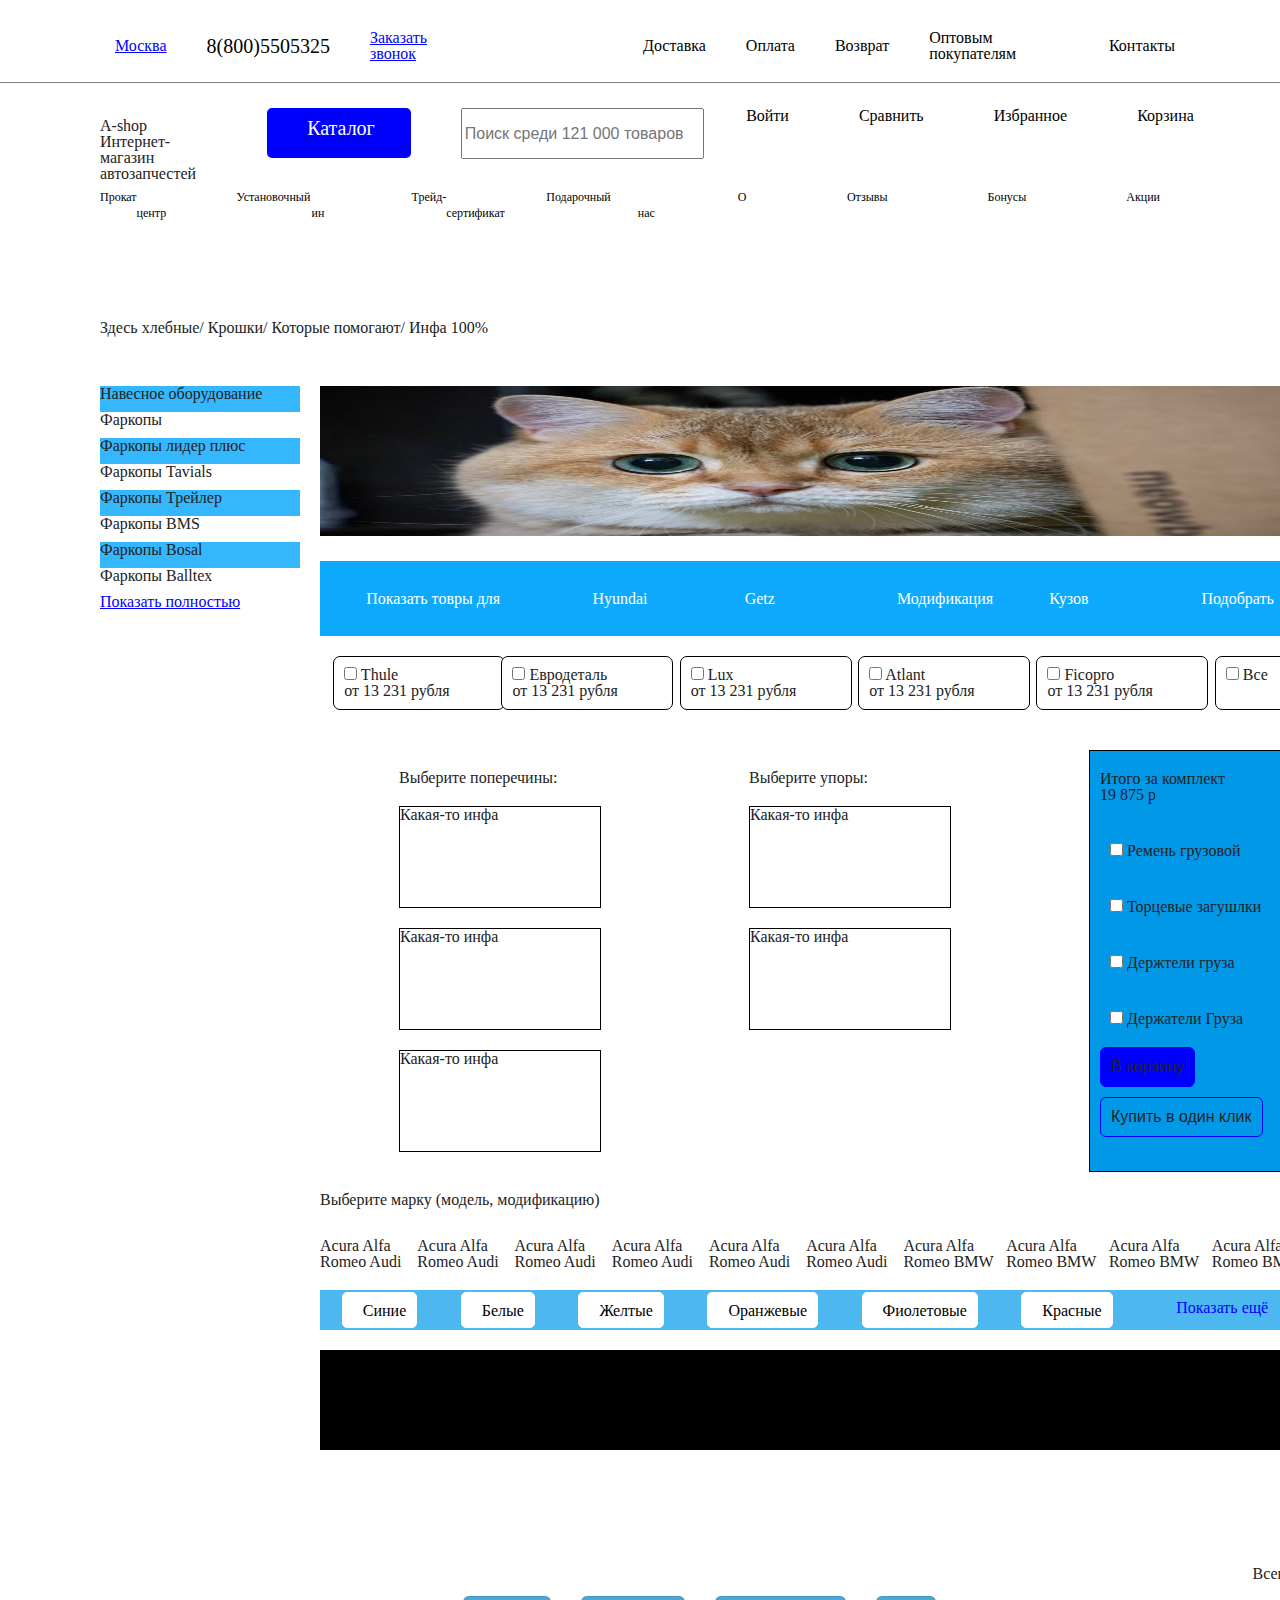
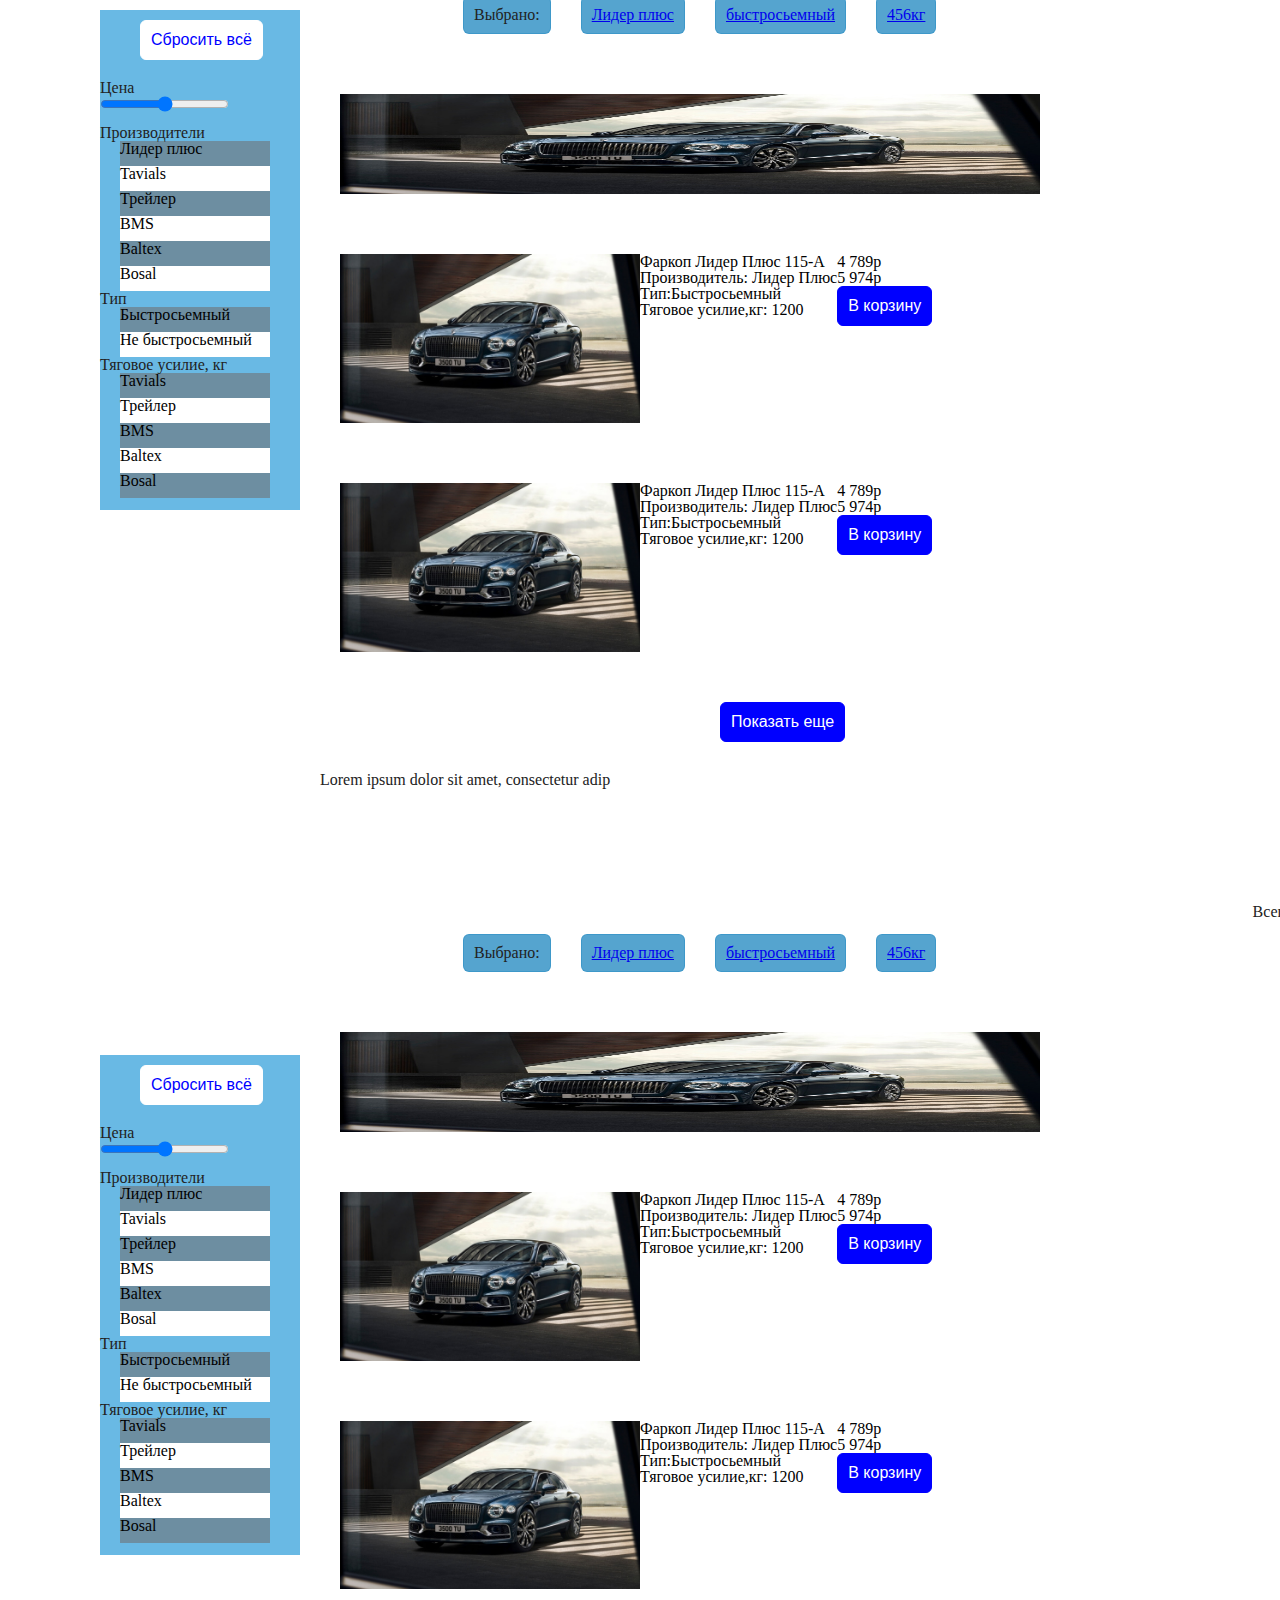
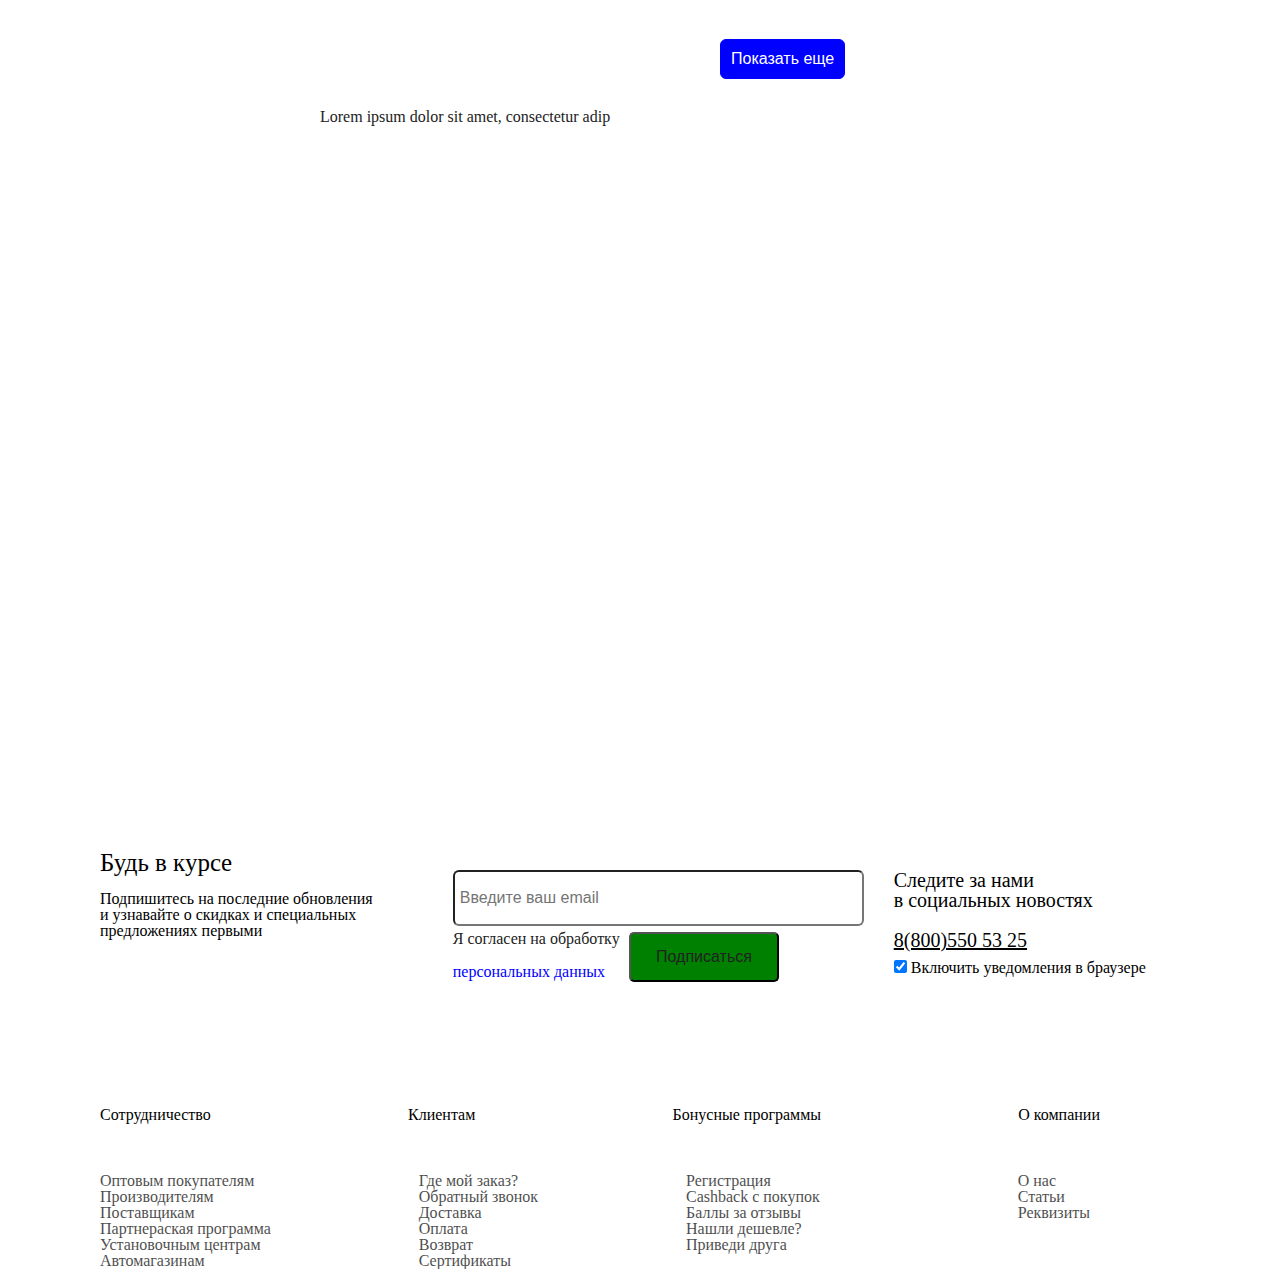
<file: ExplorerSite-master/fifthPage/index.html>
<!DOCTYPE html>
<html lang="en">
<head>
     <meta charset="UTF-8">
    <meta name="viewport" content="width=device-width, initial-scale=1.0">
    <meta name="description" content="Описание страницы">
    <meta name="robots" content="index,follow" />
    <link rel="stylesheet" href="./css/style.css"           >
    <title>explorer-russia</title>
</head>
<body>
    <header class="header">
        <div class="header__container">
            <nav class="header__navbar">
                <div class="header__burger-menu header-open">
                    <span class="span"></span>
                </div>
                <div class="header__navbar-city">
                    <a href="#">Москва</a>
                </div>
                <div class="header__navbar-number">
                    <a href="#">8<span>800</span>5505325</a>
                </div>
                <div class="header__navbar-callback">
                    <a href="#">Заказать звонок</a>
                </div>
                <div class="header__menu">
                    <a href="#">Доставка</a>
                </div>
                <div class="header__menu">
                    <a href="#">Оплата</a>
                </div>
                <div class="header__menu">
                    <a href="#">Возврат</a>
                </div>
                <div class="header__menu">
                    <a href="#">Оптовым покупателям</a>
                </div>
                <div class="header__menu">
                    <a href="#">Контакты</a>
                </div>
            </nav>

            
        </div>
        <div class="header__border"></div>
    </header>

    <main class="main">
        <div class="main__content">
            <div class="main__search-logo-wrapper">
                <div class="main__logo">A-shop 
                    <div>Интернет-магазин<br/>автозапчестей</div>
                </div>
            <div class="main__catalog">
             <!-- <div class="second-burger"></div> -->
                Каталог
            </div>
            <div class="search-wrapper">
                <input class="main__input" placeholder="Поиск среди 121 000 товаров"/>
                <!-- <button class="main__search">!</button> -->
            </div>
            </div>
            <div class="main__nav-wrapper">
                <div class="main__nav-wrapper-item">
                    <a href="#">Войти</a>
                </div>
                <div class="main__nav-wrapper-item">
                    <a href="#">Сравнить</a>
                </div>
                <div class="main__nav-wrapper-item">
                    <a href="#">Избранное</a>
                </div>
                <div class="main__nav-wrapper-item">
                    <a href="#">Корзина</a>
                </div>
            </div>
            
        </div>
        <div class="main__routes">
            <div class="main__route">
                <a href="#">Прокат</a>
            </div>
            <div class="main__route">
                <a href="#">Установочный центр</a>
            </div>
            <div class="main__route">
                <a href="#">Трейд-ин</a>
            </div>
            <div class="main__route">
                <a href="#">Подарочный сертификат</a>
            </div>
            <div class="main__route">
                <a href="#">О нас</a>
            </div>
            <div class="main__route">
                <a href="#">Отзывы</a>
            </div>
            <div class="main__route">
                <a href="#">Бонусы</a>
            </div>
            <div class="main__route">
                <a href="#">Акции</a>
            </div>
        </div>
        <div class="main__breadСrumbs">Здесь хлебные/ Крошки/ Которые помогают/ Инфа 100%</div>
         <div class="main__container">
            
            <div class="main__saidebars-wrapper">
                <div class="first-sidebar">
                    <div class="first-sidebar-item">Навесное оборудование</div>
                    <div class="first-sidebar-item">Фаркопы</div>
                    <div class="first-sidebar-item">Фаркопы лидер плюс</div>
                    <div class="first-sidebar-item">Фаркопы Tavials</div>
                    <div class="first-sidebar-item">Фаркопы Трейлер</div>
                    <div class="first-sidebar-item">Фаркопы BMS</div>
                    <div class="first-sidebar-item">Фаркопы Bosal</div>
                    <div class="first-sidebar-item">Фаркопы Balltex</div>
                    <a href="#">Показать полностью</a>
                </div>
                <div class="second-sidebar">
                    <div class="main__second-sidebar">
                        <div class="main__second-sidebar-item">
                            <button>Сбросить всё</button>
                        </div>
                        <div class="main__second-sidebar-item-price">
                            <div>Цена</div>
                            <input type="range" min="0" max="150000" >
                        </div>
                        <div class="main__second-sidebar-item">
                            <div class="main__seconde-sidebar-item-name">Производители</div>
                                <div class="main__second-sidebar-item-item">
                                    <a href="#">Лидер плюс</a>
                                </div>
                                <div class="main__second-sidebar-item-item">
                                    <a href="#">Tavials</a>
                                </div>
                                <div class="main__second-sidebar-item-item">
                                    <a href="#">Трейлер</a>
                                </div>
                                <div class="main__second-sidebar-item-item">
                                    <a href="#">BMS</a>
                                </div>
                                <div class="main__second-sidebar-item-item">
                                    <a href="#">Baltex</a>
                                </div>
                                <div class="main__second-sidebar-item-item">
                                    <a href="#">Bosal</a>
                                </div>
                        </div>
                        <div class="main__second-sidebar-item">
                            <div class="main__seconde-sidebar-item-name">Тип</div>
                                <div class="main__second-sidebar-item-item">
                                    <a href="#">Быстросьемный</a>
                                </div>
                                <div class="main__second-sidebar-item-item">
                                    <a href="#">Не быстросьемный</a>
                                </div>
                        </div>
                        <div class="main__second-sidebar-item">
                            <div class="main__seconde-sidebar-item-name">Тяговое усилие, кг</div>
                                <div class="main__second-sidebar-item-item">
                                    <a href="#">Tavials</a>
                                </div>
                                <div class="main__second-sidebar-item-item">
                                    <a href="#">Трейлер</a>
                                </div>
                                <div class="main__second-sidebar-item-item">
                                    <a href="#">BMS</a>
                                </div>
                                <div class="main__second-sidebar-item-item">
                                    <a href="#">Baltex</a>
                                </div>
                                <div class="main__second-sidebar-item-item">
                                    <a href="#">Bosal</a>
                                </div>
                        </div>
                       
           
                    </div>
                </div>
                <div class="second-sidebar">
                    <div class="main__second-sidebar">
                        <div class="main__second-sidebar-item">
                            <button>Сбросить всё</button>
                        </div>
                        <div class="main__second-sidebar-item-price">
                            <div>Цена</div>
                            <input type="range" min="0" max="150000" >
                        </div>
                        <div class="main__second-sidebar-item">
                            <div class="main__seconde-sidebar-item-name">Производители</div>
                                <div class="main__second-sidebar-item-item">
                                    <a href="#">Лидер плюс</a>
                                </div>
                                <div class="main__second-sidebar-item-item">
                                    <a href="#">Tavials</a>
                                </div>
                                <div class="main__second-sidebar-item-item">
                                    <a href="#">Трейлер</a>
                                </div>
                                <div class="main__second-sidebar-item-item">
                                    <a href="#">BMS</a>
                                </div>
                                <div class="main__second-sidebar-item-item">
                                    <a href="#">Baltex</a>
                                </div>
                                <div class="main__second-sidebar-item-item">
                                    <a href="#">Bosal</a>
                                </div>
                        </div>
                        <div class="main__second-sidebar-item">
                            <div class="main__seconde-sidebar-item-name">Тип</div>
                                <div class="main__second-sidebar-item-item">
                                    <a href="#">Быстросьемный</a>
                                </div>
                                <div class="main__second-sidebar-item-item">
                                    <a href="#">Не быстросьемный</a>
                                </div>
                        </div>
                        <div class="main__second-sidebar-item">
                            <div class="main__seconde-sidebar-item-name">Тяговое усилие, кг</div>
                                <div class="main__second-sidebar-item-item">
                                    <a href="#">Tavials</a>
                                </div>
                                <div class="main__second-sidebar-item-item">
                                    <a href="#">Трейлер</a>
                                </div>
                                <div class="main__second-sidebar-item-item">
                                    <a href="#">BMS</a>
                                </div>
                                <div class="main__second-sidebar-item-item">
                                    <a href="#">Baltex</a>
                                </div>
                                <div class="main__second-sidebar-item-item">
                                    <a href="#">Bosal</a>
                                </div>
                        </div>
                       
           
                    </div>
                </div>
            </div>
            <div class="main__info-content-wrapper">
                <div class="first-block-info-wrapper">
                    <img class="asmut-logo" src="./img/main-big-cat.jpg" alt="asmut-logo">
                    <div class="main__products-navigation">
                        <div class="main__products-navigation-item">
                            <a href="#">Показать товры для</a>
                        </div>
                        <div class="main__products-navigation-item main__products-navigation-item-spec ">
                            <a href="#">Hyundai</a>
                        </div>
                        <div class="main__products-navigation-item main__products-navigation-item-spec">
                            <a href="#">Getz</a>
                        </div>
                        <div class="main__products-navigation-item main__products-navigation-item-spec">
                            <a href="#">Модификация</a>
                        </div>
                        <div class="main__products-navigation-item main__products-navigation-item-spec">
                            <a href="#">Кузов</a>
                        </div>
                        <div class="main__products-navigation-item main__products-navigation-item-spec-find">
                            <a href="#">Подобрать</a>
                        </div>
                    </div>
                    <div class="main__products-names">
                        <div class="main__products-names-item">
                            <input type="checkbox" >
                            Thule<br/>от 13 231 рубля</div>
                        <div class="main__products-names-item">
                            <input type="checkbox" >
                            Евродеталь<br/>от 13 231 рубля</div>
                        <div class="main__products-names-item">
                            <input type="checkbox" >
                            Lux<br/>от 13 231 рубля</div>
                        <div class="main__products-names-item">
                            <input type="checkbox" >
                            Atlant<br/>от 13 231 рубля</div>
                        <div class="main__products-names-item">
                            <input type="checkbox" >
                            Ficopro<br/>от 13 231 рубля</div>
                        <div class="main__products-names-item">
                            <input type="checkbox" >
                            Все</div>
                    </div>
                    <div class="main__buy-products-wrapper">
                        <div class="main__buy-products-wrapper-item">
                            <div class="main__buy-products-wrapper-item-item">Выберите поперечины:</div>
                            <div class="main__buy-products-wrapper-item-item main__buy-products-product">Какая-то инфа</div>
                            <div class="main__buy-products-wrapper-item-item main__buy-products-product">Какая-то инфа</div>
                            <div class="main__buy-products-wrapper-item-item main__buy-products-product">Какая-то инфа</div>
                        </div>
                        <div class="main__buy-products-wrapper-item">
                            <div class="main__buy-products-wrapper-item-item">Выберите упоры:</div>
                            <div class="main__buy-products-wrapper-item-item main__buy-products-product">Какая-то инфа</div>
                            <div class="main__buy-products-wrapper-item-item main__buy-products-product">Какая-то инфа</div>
                        </div>
                        <div class="main__buy-products-wrapper-item main__buy-products-wrapper-item-totals">
                            <div class="main__buy-products-wrapper-item-total">Итого за комплект <br/> 19 875 р</div>
                            <div class="main__buy-products-wrapper-item">
                                <input type="checkbox">
                                Ремень грузовой</div>
                            <div class="main__buy-products-wrapper-item">
                                <input type="checkbox">
                                Торцевые загушлки</div>
                            <div class="main__buy-products-wrapper-item">
                                <input type="checkbox">
                                Держтели груза</div>
                            <div class="main__buy-products-wrapper-item">
                                <input type="checkbox">
                                Держатели Груза
                            </div>
                            <div class="main__buy-button-wrapper">
                                <button>
                                    В корзину
                                </button>
                                <button>
                                    Купить в один клик
                                </button>
                            </div>
                        </div>

                    </div>
                    <div class="main__models-wrapper-model-name">
                        Выберите марку (модель, модификацию)
                    </div>
                    <div class="main__models-wrapper">
                        <!-- <div class="main__models-wrapper-item"> -->
                            <div class="main__models-wrapper-item-item">Acura Alfa Romeo Audi</div>
                            <div class="main__models-wrapper-item-item">Acura Alfa Romeo Audi</div>
                            <div class="main__models-wrapper-item-item">Acura Alfa Romeo Audi</div>
                            <div class="main__models-wrapper-item-item">Acura Alfa Romeo Audi</div>
                            <div class="main__models-wrapper-item-item">Acura Alfa Romeo Audi</div>
                            <div class="main__models-wrapper-item-item">Acura Alfa Romeo Audi</div>
                        <!-- </div> -->
                        <!-- <div class="main__models-wrapper-item"> -->
                            <div class="main__models-wrapper-item-item">Acura Alfa Romeo BMW</div>
                            <div class="main__models-wrapper-item-item">Acura Alfa Romeo BMW</div>    
                            <div class="main__models-wrapper-item-item">Acura Alfa Romeo BMW</div>
                            <div class="main__models-wrapper-item-item">Acura Alfa Romeo BMW</div>
                            <div class="main__models-wrapper-item-item">Acura Alfa Romeo BMW</div>
                            <div class="main__models-wrapper-item-item">Acura Alfa Romeo BMW</div>
                        <!-- </div> -->
                    </div>

                    <div class="main__models-color">
                        <div class="main__models-color-item-item">
                            <a href="#">
                                Синие
                            </a>
                         </div>
                         <div class="main__models-color-item-item">
                            <a href="#">
                                Белые
                            </a>
                         </div>
                         <div class="main__models-color-item-item">
                            <a href="#">
                                Желтые
                            </a>
                         </div>
                         <div class="main__models-color-item-item">
                            <a href="#">
                                Оранжевые
                            </a>
                         </div>
                         <div class="main__models-color-item-item">
                            <a href="#">
                                Фиолетовые
                            </a>
                         </div>
                         <div class="main__models-color-item-item">
                            <a href="#">
                                Красные
                            </a>
                         </div>
                         <div class="main__models-color-item">
                            <a href="#">
                                Показать ещё
                            </a>
                         </div>
                    </div>
                    <div class="main__brend-slider">
                        <div class="main__brend-slider-item">
                        </div>
                    </div>
                </div>
                <div class="second-block-info-wrapper">
                    <div class="second-block-info-wrapper-item">
                        Сортивровка <span>сначала дешевые</span>
                    </div>
                    <div class="second-block-info-wrapper-item-flex">
                        <div class="second-block-info-wrapper-params">
                            <div class="second-block-info-wrapper-item-item">Выбрано:</div>
                        <div class="second-block-info-wrapper-item-item">
                            <a href="#">Лидер плюс</a>
                        </div>
                        <div class="second-block-info-wrapper-item-item">
                            <a href="#">быстросьемный</a>
                        </div>
                        <div class="second-block-info-wrapper-item-item">
                            <a href="#">456кг</a>
                        </div>
                        </div>
                        <div class="second-block-info-wrapper-item-itemff">Всего товаров:352</div>
                    </div>
                    <div class="second-block-info-wrapper-item">
                        <img src="./img/car.jpg" alt="car">
                    </div>
                    <div class="second-block-info-wrapper-item">
                        <div class="second-block-info-wrapper-items-item">
                            <img  class="carf" src="./img/car.jpg" alt="car">
                        </div>
                        <div class="second-block-info-wrapper-items-item">
                            <div class="second-block-params">Фаркоп Лидер Плюс 115-А</div>
                            <div class="second-block-params">Производитель: Лидер Плюс</div>
                            <div class="second-block-params">Тип:Быстросьемный</div>
                            <div class="second-block-params">Тяговое усилие,кг: 1200</div>
                        </div>
                        <div class="second-block-info-wrapper-items-item">
                            <div class="second-block-price">4 789р</div>
                            <div class="second-block-price">5 974р</div>
                            <div><button>В корзину</button></div>
                        </div>
                        <div class="second-block-info-wrapper-items-item"></div>
                    </div>
                    <div class="second-block-info-wrapper-item">
                        <div class="second-block-info-wrapper-items-item">
                            <img  class="carf" src="./img/car.jpg" alt="car">
                        </div>
                        <div class="second-block-info-wrapper-items-item">
                            <div class="second-block-params">Фаркоп Лидер Плюс 115-А</div>
                            <div class="second-block-params">Производитель: Лидер Плюс</div>
                            <div class="second-block-params">Тип:Быстросьемный</div>
                            <div class="second-block-params">Тяговое усилие,кг: 1200</div>
                        </div>
                        <div class="second-block-info-wrapper-items-item">
                            <div class="second-block-price">4 789р</div>
                            <div class="second-block-price">5 974р</div>
                            <div><button>В корзину</button></div>
                        </div>
                        <div class="second-block-info-wrapper-items-item"></div>
                    </div>
                    <div class="main__show-more-button">
                        <button>Показать еще</button>
                    </div>
                    <div class="main__some-text">
                        Lorem ipsum dolor sit amet, consectetur adip
                </div>
                
                <div class="second-block-info-wrapper">
                    <div class="second-block-info-wrapper-item">
                        Сортивровка <span>сначала дешевые</span>
                    </div>
                    <div class="second-block-info-wrapper-item-flex">
                        <div class="second-block-info-wrapper-params">
                            <div class="second-block-info-wrapper-item-item">Выбрано:</div>
                        <div class="second-block-info-wrapper-item-item">
                            <a href="#">Лидер плюс</a>
                        </div>
                        <div class="second-block-info-wrapper-item-item">
                            <a href="#">быстросьемный</a>
                        </div>
                        <div class="second-block-info-wrapper-item-item">
                            <a href="#">456кг</a>
                        </div>
                        </div>
                        <div class="second-block-info-wrapper-item-itemff">Всего товаров:352</div>
                    </div>
                    <div class="second-block-info-wrapper-item">
                        <img src="./img/car.jpg" alt="car">
                    </div>
                    <div class="second-block-info-wrapper-item">
                        <div class="second-block-info-wrapper-items-item">
                            <img  class="carf" src="./img/car.jpg" alt="car">
                        </div>
                        <div class="second-block-info-wrapper-items-item">
                            <div class="second-block-params">Фаркоп Лидер Плюс 115-А</div>
                            <div class="second-block-params">Производитель: Лидер Плюс</div>
                            <div class="second-block-params">Тип:Быстросьемный</div>
                            <div class="second-block-params">Тяговое усилие,кг: 1200</div>
                        </div>
                        <div class="second-block-info-wrapper-items-item">
                            <div class="second-block-price">4 789р</div>
                            <div class="second-block-price">5 974р</div>
                            <div><button>В корзину</button></div>
                        </div>
                        <div class="second-block-info-wrapper-items-item"></div>
                    </div>
                    <div class="second-block-info-wrapper-item">
                        <div class="second-block-info-wrapper-items-item">
                            <img  class="carf" src="./img/car.jpg" alt="car">
                        </div>
                        <div class="second-block-info-wrapper-items-item">
                            <div class="second-block-params">Фаркоп Лидер Плюс 115-А</div>
                            <div class="second-block-params">Производитель: Лидер Плюс</div>
                            <div class="second-block-params">Тип:Быстросьемный</div>
                            <div class="second-block-params">Тяговое усилие,кг: 1200</div>
                        </div>
                        <div class="second-block-info-wrapper-items-item">
                            <div class="second-block-price">4 789р</div>
                            <div class="second-block-price">5 974р</div>
                            <div><button>В корзину</button></div>
                        </div>
                        <div class="second-block-info-wrapper-items-item"></div>
                    </div>
                    <div class="main__show-more-button">
                        <button>Показать еще</button>
                    </div>
                    <div class="main__some-text">
                        Lorem ipsum dolor sit amet, consectetur adip
                </div>
            </div>

        </div>
    </main>

    <footer class="footer">
        <div class="footer__container">
           <div class="footer__wrapper">
            <div class="footer__container-info">
                <div class="footer-about">
                    <div class="footer-about-item-f">Будь в курcе</div>
                    <br class="footer-about-item-s">Подпишитесь на последние обновления <br/>
                        и узнавайте о скидках и специальных</br>
                         предложениях первыми</div>
                </div>
                <div class="footer__search">
                    <input type="text" class="input" placeholder="Введите ваш email">
                    <div><span class="info">
                        Я согласен на обработку<br/><span> персональных данных</span>
                    </span>
                    <button class="button">Подписаться</button></div>
                </div>
                <div class="footer__social">
                    Следите за нами </br>
                    в социальных новостях
                    <div class="footer__contacts">
                        <a href="#">8(800)550 53 25</a>
                    </div>
                   
                    <div class="footer__ring">
                        <input  type="checkbox" checked/>
                        Включить уведомления в браузере
                    </div>
                    
                </div>
                
            </div>
            <div class="footer__about-product">
                <div class="main-words">
                    <div class="main-words-item">Сотрудничество</div>
                    <div class="main-words-item">Клиентам</div>
                    <div class="main-words-item">Бонусные программы</div>
                    <div class="main-words-item">О компании</div>
                </div>
                <div class="main-words-about">
                    <div class="main-words-about-item">
                        <div class="about-item">Оптовым покупателям</div>
                        <div class="about-item">Производителям</div>
                        <div class="about-item">Поставщикам</div>
                        <div class="about-item">Партнераская программа</div>
                        <div class="about-item">Установочным центрам</div>
                        <div class="about-item">Автомагазинам</div>
                    </div>
                    <div class="main-words-about-item">
                        <div class="about-item">Где мой заказ?</div>
                        <div class="about-item">Обратный звонок</div>
                        <div class="about-item">Доставка</div>
                        <div class="about-item">Оплата</div>
                        <div class="about-item">Возврат</div>
                        <div class="about-item">Сертификаты</div>
                    </div>
                    <div class="main-words-about-item">
                        <div class="about-item">Регистрация</div>
                        <div class="about-item">Cashback с покупок</div>
                        <div class="about-item">Баллы за отзывы</div>
                        <div class="about-item">Нашли дешевле?</div>
                        <div class="about-item">Приведи друга</div>
                    </div>
                    <div class="main-words-about-item">
                        <div class="about-item">О нас</div>
                        <div class="about-item">Статьи</div>
                        <div class="about-item">Реквизиты</div>
                    </div>
                </div>
            </div>
           
        </div>
            
        </div>
    </footer>
    </body>
</file>
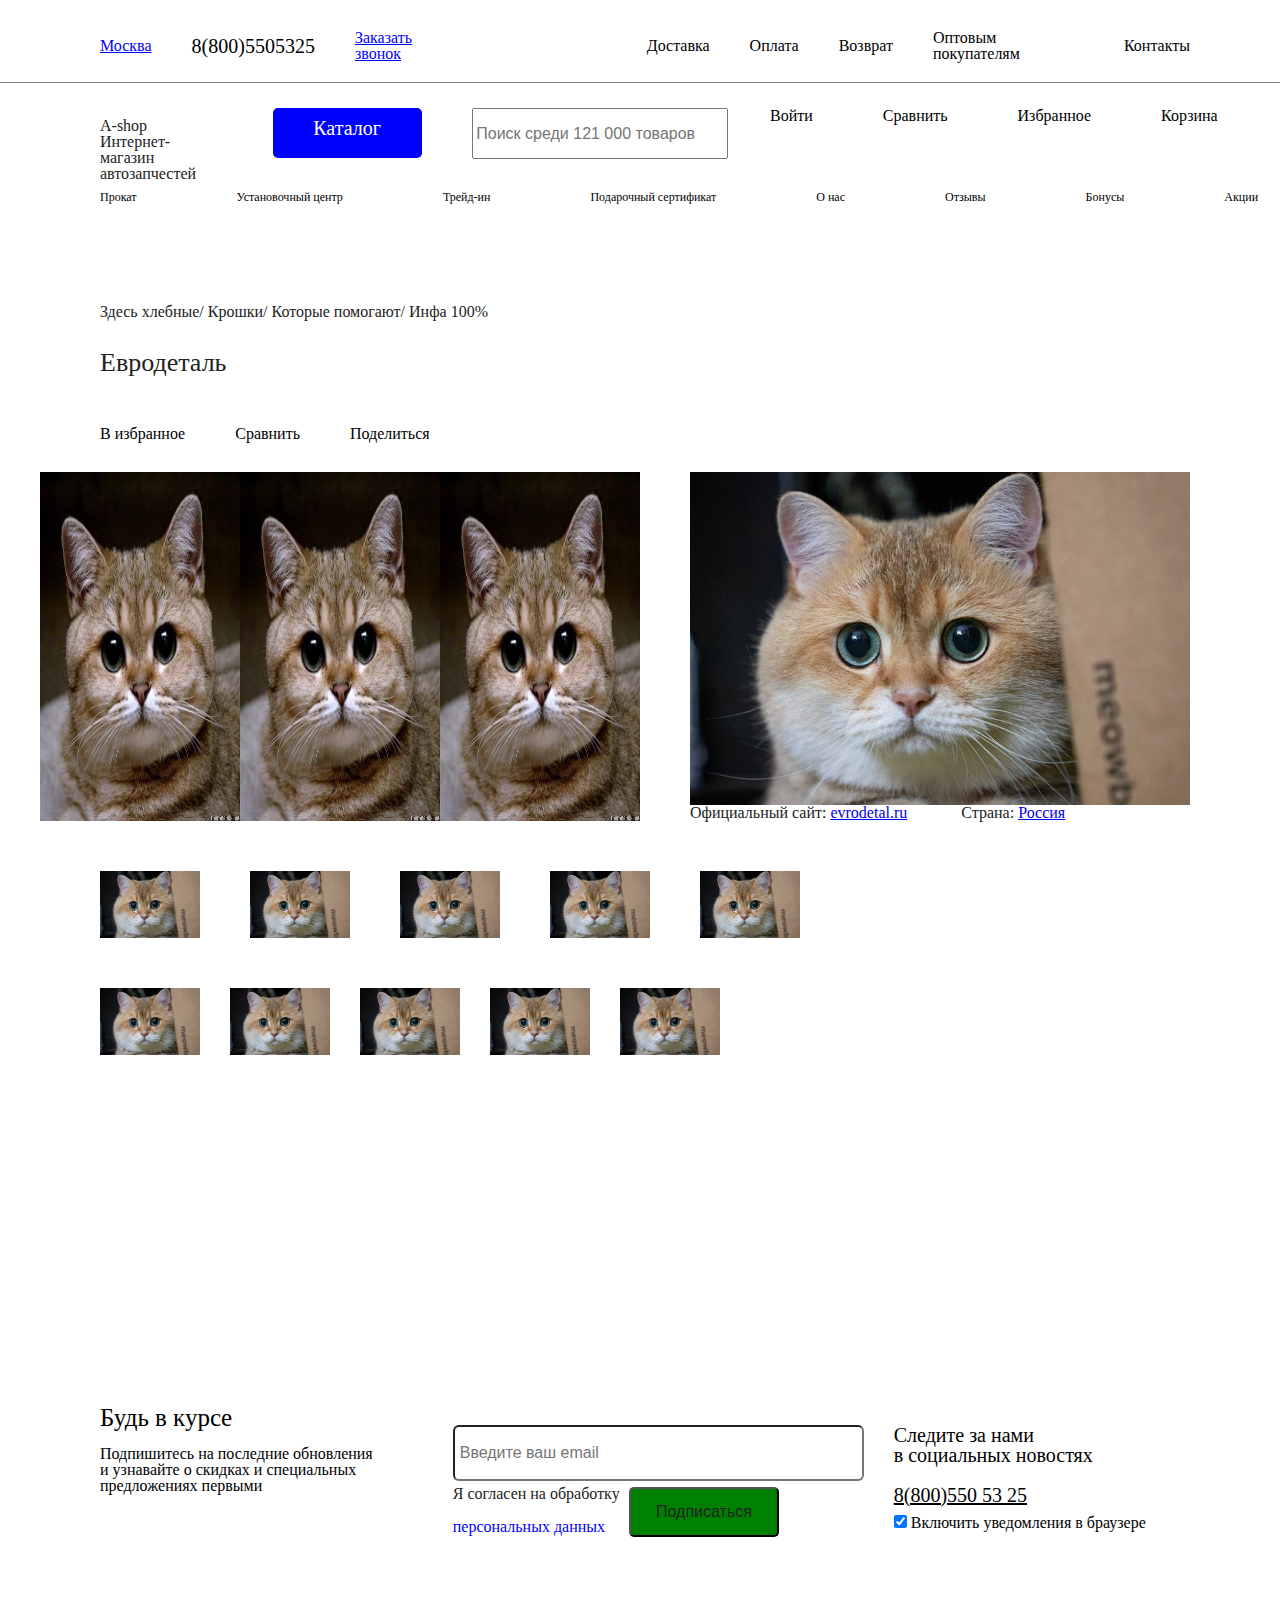
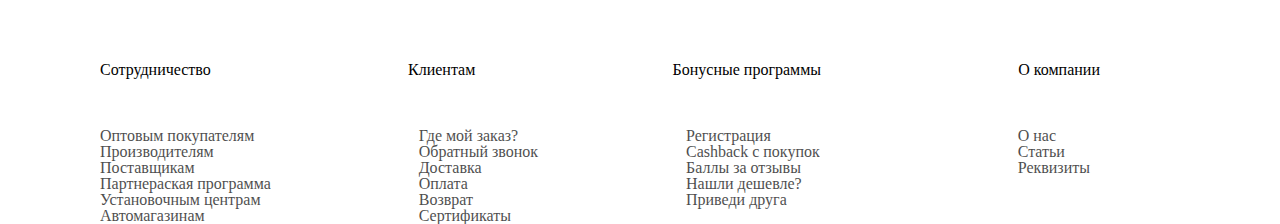
<file: ExplorerSite-master/fourthPage/index.html>
<!DOCTYPE html>
<html lang="en">
<head>
     <meta charset="UTF-8">
    <meta name="viewport" content="width=device-width, initial-scale=1.0">
    <meta name="description" content="Описание страницы">
    <meta name="robots" content="index,follow" />
    <link rel="stylesheet" href="./css/style.css"           >
    <title>explorer-russia</title>
</head>
<body>
    <header class="header">
        <div class="header__container">
            <nav class="header__navbar">
                <div class="header__burger-menu header-open">
                    <span class="span"></span>
                </div>
                <div class="header__navbar-city">
                    <a href="#">Москва</a>
                </div>
                <div class="header__navbar-number">
                    <a href="#">8<span>800</span>5505325</a>
                </div>
                <div class="header__navbar-callback">
                    <a href="#">Заказать звонок</a>
                </div>
                <div class="header__menu">
                    <a href="#">Доставка</a>
                </div>
                <div class="header__menu">
                    <a href="#">Оплата</a>
                </div>
                <div class="header__menu">
                    <a href="#">Возврат</a>
                </div>
                <div class="header__menu">
                    <a href="#">Оптовым покупателям</a>
                </div>
                <div class="header__menu">
                    <a href="#">Контакты</a>
                </div>
            </nav>

            
        </div>
        <div class="header__border"></div>
    </header>

    <main class="main">
        <div class="main__content">
            <div class="main__search-logo-wrapper">
                <div class="main__logo">A-shop 
                    <div>Интернет-магазин<br/>автозапчестей</div>
                </div>
            <div class="main__catalog">
             <!-- <div class="second-burger"></div> -->
                Каталог
            </div>
            <div class="search-wrapper">
                <input class="main__input" placeholder="Поиск среди 121 000 товаров"/>
                <!-- <button class="main__search">!</button> -->
            </div>
            </div>
            <div class="main__nav-wrapper">
                <div class="main__nav-wrapper-item">
                    <a href="#">Войти</a>
                </div>
                <div class="main__nav-wrapper-item">
                    <a href="#">Сравнить</a>
                </div>
                <div class="main__nav-wrapper-item">
                    <a href="#">Избранное</a>
                </div>
                <div class="main__nav-wrapper-item">
                    <a href="#">Корзина</a>
                </div>
            </div>
            
        </div>
        <div class="main__routes">
            <div class="main__route">
                <a href="#">Прокат</a>
            </div>
            <div class="main__route">
                <a href="#">Установочный центр</a>
            </div>
            <div class="main__route">
                <a href="#">Трейд-ин</a>
            </div>
            <div class="main__route">
                <a href="#">Подарочный сертификат</a>
            </div>
            <div class="main__route">
                <a href="#">О нас</a>
            </div>
            <div class="main__route">
                <a href="#">Отзывы</a>
            </div>
            <div class="main__route">
                <a href="#">Бонусы</a>
            </div>
            <div class="main__route">
                <a href="#">Акции</a>
            </div>
        </div>

        <div class="main__container">
            <div class="main__breadСrumbs">Здесь хлебные/ Крошки/ Которые помогают/ Инфа 100%</div>
            <h3 class="main__detail-name">Евродеталь</h3>
            <div class="product-about-wrapper">
                <div class="about-imgwrapper-item">
                    <a href="#">В избранное</a>
                </div>
                <div class="about-imgwrapper-item">
                    <a href="#">Сравнить</a>
                </div>
                <div class="about-imgwrapper-item">
                    <a href="#">Поделиться</a>
                </div>
                </div>
               <div class="two-img-blocks-wrapper">
                    <div class="img-wrapper">
                        <img src="../homePage/img/small-cat.jpg" alt="Маленькие Кексы">
                        <img src="../homePage/img/small-cat.jpg" alt="Маленькие Кексы">
                        <img src="../homePage/img/small-cat.jpg" alt="Маленькие Кексы">
                    </div>  
                    <div class="big-keks-photo">
                        <figure>
                            <img  class="big-cat" src="../homePage//img/main-big-cat.jpg" alt="Кот по имени Кексик"/>
                            <figcaption>
                                <span>Официальный сайт:  <a href="#">evrodetal.ru</a></span>
                                <span class="country">Страна: <a href="#">Россия</a></span>
                            </figcaption>
                        </figure>
                    </div>
                    
               </div>
               <div class="small-cats-wrapper1">
                <img src="../homePage/img/main-big-cat.jpg">
                <img src="../homePage/img/main-big-cat.jpg">
                <img src="../homePage/img/main-big-cat.jpg">
                <img src="../homePage/img/main-big-cat.jpg">
                <img src="../homePage/img/main-big-cat.jpg">
            </div>
            <div class="small-cats-wrapper2">
                <img src="../homePage/img/main-big-cat.jpg">
                <img src="../homePage/img/main-big-cat.jpg">
                <img src="../homePage/img/main-big-cat.jpg">
                <img src="../homePage/img/main-big-cat.jpg">
                <img src="../homePage/img/main-big-cat.jpg">
            </div>


             
    </main>

    <footer class="footer">
        <div class="footer__container">
           <div class="footer__wrapper">
            <div class="footer__container-info">
                <div class="footer-about">
                    <div class="footer-about-item-f">Будь в курcе</div>
                    <br class="footer-about-item-s">Подпишитесь на последние обновления <br/>
                        и узнавайте о скидках и специальных</br>
                         предложениях первыми</div>
                </div>
                <div class="footer__search">
                    <input type="text" class="input" placeholder="Введите ваш email">
                    <div><span class="info">
                        Я согласен на обработку<br/><span> персональных данных</span>
                    </span>
                    <button class="button">Подписаться</button></div>
                </div>
                <div class="footer__social">
                    Следите за нами </br>
                    в социальных новостях
                    <div class="footer__contacts">
                        <a href="#">8(800)550 53 25</a>
                    </div>
                   
                    <div class="footer__ring">
                        <input  type="checkbox" checked/>
                        Включить уведомления в браузере
                    </div>
                    
                </div>
                
            </div>
            <div class="footer__about-product">
                <div class="main-words">
                    <div class="main-words-item">Сотрудничество</div>
                    <div class="main-words-item">Клиентам</div>
                    <div class="main-words-item">Бонусные программы</div>
                    <div class="main-words-item">О компании</div>
                </div>
                <div class="main-words-about">
                    <div class="main-words-about-item">
                        <div class="about-item">Оптовым покупателям</div>
                        <div class="about-item">Производителям</div>
                        <div class="about-item">Поставщикам</div>
                        <div class="about-item">Партнераская программа</div>
                        <div class="about-item">Установочным центрам</div>
                        <div class="about-item">Автомагазинам</div>
                    </div>
                    <div class="main-words-about-item">
                        <div class="about-item">Где мой заказ?</div>
                        <div class="about-item">Обратный звонок</div>
                        <div class="about-item">Доставка</div>
                        <div class="about-item">Оплата</div>
                        <div class="about-item">Возврат</div>
                        <div class="about-item">Сертификаты</div>
                    </div>
                    <div class="main-words-about-item">
                        <div class="about-item">Регистрация</div>
                        <div class="about-item">Cashback с покупок</div>
                        <div class="about-item">Баллы за отзывы</div>
                        <div class="about-item">Нашли дешевле?</div>
                        <div class="about-item">Приведи друга</div>
                    </div>
                    <div class="main-words-about-item">
                        <div class="about-item">О нас</div>
                        <div class="about-item">Статьи</div>
                        <div class="about-item">Реквизиты</div>
                    </div>
                </div>
            </div>
           
        </div>
            
        </div>
    </footer>
    <!-- <script src="./js/index.js"></script> -->
</body>
</html>
</file>
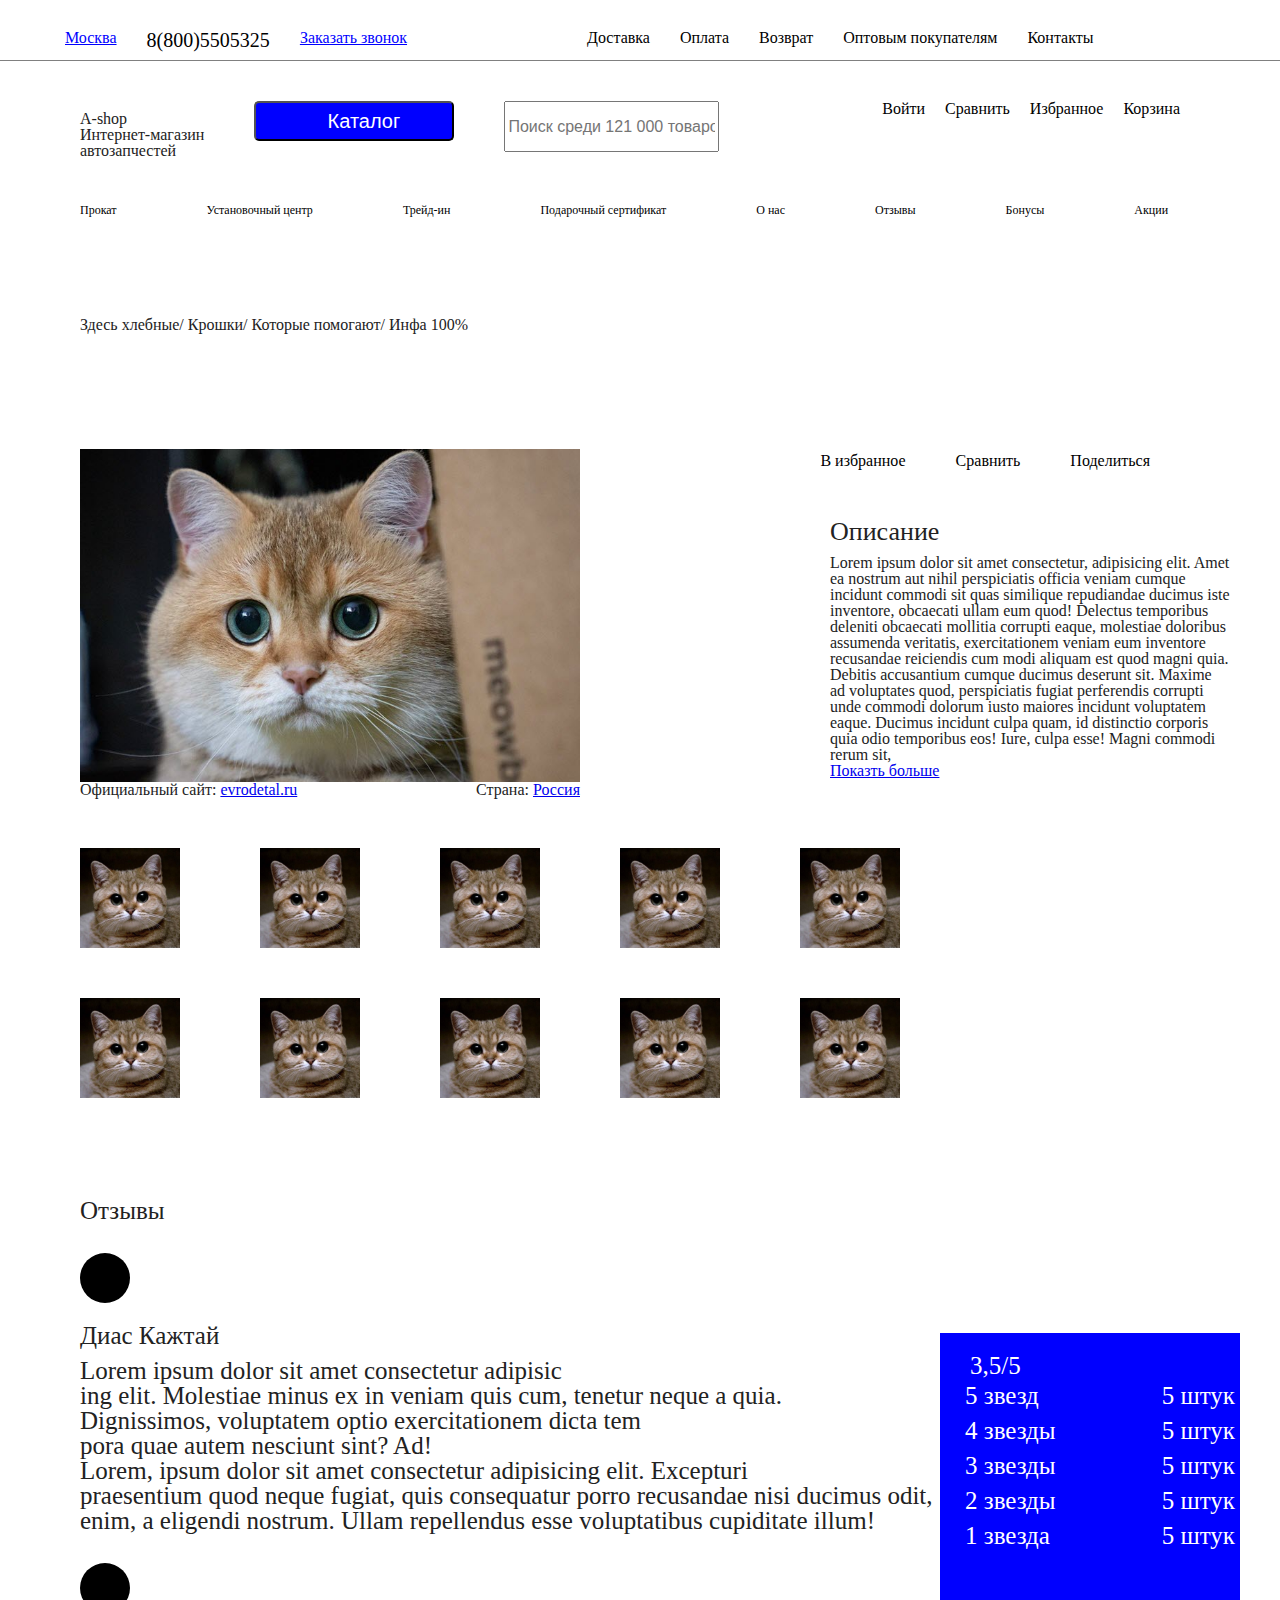
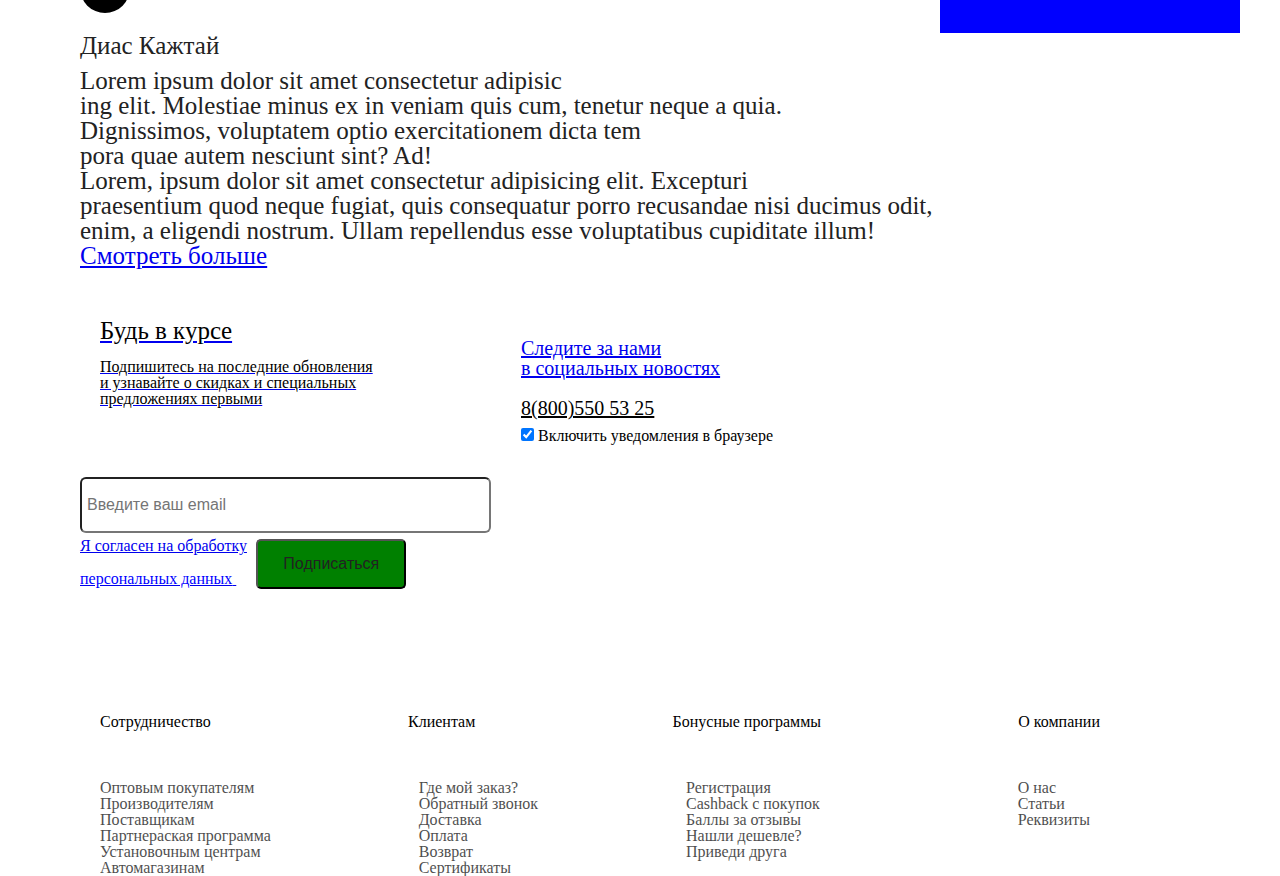
<file: ExplorerSite-master/homePage/index.html>
<!DOCTYPE html>
<html lang="en">
<head>
    <meta charset="UTF-8">
    <meta name="viewport" content="width=device-width, initial-scale=1.0">
    <meta name="description" content="Описание страницы">
    <meta name="robots" content="index,follow" />
    <link rel="stylesheet" href="./css/style.css">
    <title>explorer-russia</title>
</head>
<body>
    <header class="header">
        <div class="header__container">
            <nav class="header__navbar">
                <div class="header__burger-menu header-open">
                    <span class="span"></span>
                </div>
                <div class="header__navbar-city hed-nav">
                    <a href="#">Москва</a>
                </div>
                <div class="header__navbar-number hed-nav">
                    <a href="#">8(800)5505325</a>
                </div>
                <div class="header__navbar-callback hed-nav">
                    <a href="#">Заказать звонок</a>
                </div>
                <div class="header__menu hed-nav">
                    <a href="#">Доставка</a>
                </div>
                <div class="header__menu hed-nav">
                    <a href="#">Оплата</a>
                </div>
                <div class="header__menu hed-nav">
                    <a href="#">Возврат</a>
                </div>
                <div class="header__menu hed-nav">
                    <a href="#">Оптовым покупателям</a>
                </div>
                <div class="header__menu hed-nav">
                    <a href="#">Контакты</a>
                </div>
            </nav>

            
        </div>
        <div class="header__border"></div>
    </header>

    <main class="main">
        <div class="main__content">
            <div class="main__search-logo-wrapper">
                <div class="main__logo">A-shop 
                    <div>Интернет-магазин<br/>автозапчестей</div>
                </div>
            <div class="main__catalog">
             <!-- <div class="second-burger"></div> -->
                <button>Каталог</button>
            </div>
            <div class="search-wrapper">
                <input class="main__input" placeholder="Поиск среди 121 000 товаров"/>
                <!-- <button class="main__search">!</button> -->
            </div>
            </div>
            <div class="main__nav-wrapper">
                <div class="main__nav-wrapper-item">
                    <a href="#">Войти</a>
                </div>
                <div class="main__nav-wrapper-item">
                    <a href="#">Сравнить</a>
                </div>
                <div class="main__nav-wrapper-item">
                    <a href="#">Избранное</a>
                </div>
                <div class="main__nav-wrapper-item">
                    <a href="#">Корзина</a>
                </div>
            </div>
            
        </div>
        <div class="main__routes">
            <div class="main__route">
                <a href="#">Прокат</a>
            </div>
            <div class="main__route">
                <a href="#">Установочный центр</a>
            </div>
            <div class="main__route">
                <a href="#">Трейд-ин</a>
            </div>
            <div class="main__route">
                <a href="#">Подарочный сертификат</a>
            </div>
            <div class="main__route">
                <a href="#">О нас</a>
            </div>
            <div class="main__route">
                <a href="#">Отзывы</a>
            </div>
            <div class="main__route">
                <a href="#">Бонусы</a>
            </div>
            <div class="main__route">
                <a href="#">Акции</a>
            </div>
        </div>

        <div class="main__container">
            <div class="main__breadСrumbs">Здесь хлебные/ Крошки/ Которые помогают/ Инфа 100%</div>
            <div class="main__container-wrapper">
               <div class="product-about-wrapper">
                <div class="about-imgwrapper-item">
                    <a href="#">В избранное</a>
                </div>
                <div class="about-imgwrapper-item">
                    <a href="#">Сравнить</a>
                </div>
                <div class="about-imgwrapper-item">
                    <a href="#">Поделиться</a>
                </div>
               </div>
                <div class="container-wrapper-cat">
                    
                    <figure>
                        <img  class="big-cat" src="./img/main-big-cat.jpg" alt="Кот по имени Кексик"/>
                        <figcaption>
                            <span>Официальный сайт:  <a href="#">evrodetal.ru</a></span>
                            <span class="country">Страна: <a href="#">Россия</a></span>
                        </figcaption>
                    </figure>
                  
                    <div class="about-img-wrapper">
                        
                        <div class="product-about"><h3>Описание</h3>
                            Lorem ipsum dolor sit amet consectetur, adipisicing elit. Amet ea nostrum aut nihil perspiciatis officia veniam cumque incidunt commodi sit quas similique repudiandae ducimus iste inventore, obcaecati ullam eum quod!
                        Delectus temporibus deleniti obcaecati mollitia corrupti eaque, molestiae doloribus assumenda veritatis, exercitationem veniam eum inventore recusandae reiciendis cum modi aliquam est quod magni quia. Debitis accusantium cumque ducimus deserunt sit.
                        Maxime ad voluptates quod, perspiciatis fugiat perferendis corrupti unde commodi dolorum iusto maiores incidunt voluptatem eaque. Ducimus incidunt culpa quam, id distinctio corporis quia odio temporibus eos! Iure, culpa esse!
                        Magni commodi rerum sit,<br/> <a href="#">Показть больше</a>
                            
                    </div>
                    
                        <!-- <div class="main__product-about">
                            ipsum incidunt debitis laboriosam ipsa ut accusamus eligendi animi delectus, cupiditate repellat? Placeat corporis quasi ratione in excepturi ipsam voluptatem aliquam dolor quos.
                    </div> -->
                    </div>
                    
                </div>
                <!-- <div class="mobile-tabs">
                    <div class="mobile-tabs-item">
                        <a href="#">
                            В избранное
                         </a>
                     </div>
                     <div class="mobile-tabs-item">
                        <a href="#">
                            Сравнить
                         </a>
                     </div>
                     <div class="mobile-tabs-item">
                        <a href="#">
                            Поделиться
                         </a>
                     </div>
                </div> -->
                <div class="button-about">
                    <div class="product-product"><h3>Описание</h3>
                        Lorem ipsum dolor sit amet consectetur, adipisicing elit.
                    Delectus temporibus deleniti,<br/> <a href="#">Показть больше</a>
                        
                </div>
                    </div>
                    
                </div>
                <!--  -->
                <div class="small-cats-wrapper1">
                    <img src="./img/small-cat.jpg"/>
                    <img src="./img/small-cat.jpg"/>
                    <img src="./img/small-cat.jpg"/>
                    <img src="./img/small-cat.jpg"/>
                    <img src="./img/small-cat.jpg"/>
                </div>
                <div class="small-cats-wrapper1">
                    <img src="./img/small-cat.jpg"/>
                    <img src="./img/small-cat.jpg"/>
                    <img src="./img/small-cat.jpg"/>
                    <img src="./img/small-cat.jpg"/>
                    <img src="./img/small-cat.jpg"/>
                </div>
                <div class="main__reviews">
                    <h3>Отзывы</h3>
                    <div class="user-review">
                        <div class="user-info">
                            <div class="user-photo"></div>
                            <span>Диас Кажтай</span>
                            <div class="first-review">
                                <span >
                                    Lorem ipsum dolor sit amet consectetur adipisic<br/>
                                    ing elit. Molestiae minus ex in veniam quis cum, tenetur neque a quia.
                                    <br/>    Dignissimos, voluptatem optio exercitationem dicta tem<br/>
                                    pora quae autem nesciunt sint? Ad! <br/>
                                Lorem, ipsum dolor sit amet consectetur adipisicing elit. Excepturi <br/>
                                praesentium quod neque fugiat, quis consequatur porro recusandae nisi ducimus odit, <br/>
                                enim, a eligendi nostrum. Ullam repellendus esse voluptatibus cupiditate illum!
                            
                                </span>
                            </div>
                        </div>
                        
                    </div>
                    <div class="user-review">
                        <div class="user-info">
                            <div class="user-photo"></div>
                            <span>Диас Кажтай</span>
                            <div class="first-review">
                                <span >
                                    Lorem ipsum dolor sit amet consectetur adipisic<br/>
                                    ing elit. Molestiae minus ex in veniam quis cum, tenetur neque a quia.
                                    <br/>    Dignissimos, voluptatem optio exercitationem dicta tem<br/>
                                    pora quae autem nesciunt sint? Ad! <br/>
                                Lorem, ipsum dolor sit amet consectetur adipisicing elit. Excepturi <br/>
                                praesentium quod neque fugiat, quis consequatur porro recusandae nisi ducimus odit, <br/>
                                enim, a eligendi nostrum. Ullam repellendus esse voluptatibus cupiditate illum!
                            
                                </span>
                            </div>
                        </div>
                        <div class="user-stars">
                            <div class="wrapper">
                                <span>3,5/5</span>
                                <div class="user-start-item">
                                    <div>5 звезд</div>
                                    <div>5 штук</div>
                                </div>
                                <div class="user-start-item">
                                    <div>4 звезды</div>
                                    <div>5 штук</div>
                                </div>
                                <div class="user-start-item">
                                    <div>3 звезды</div>
                                    <div>5 штук</div>
                                </div>
                                <div class="user-start-item">
                                    <div>2 звезды</div>
                                    <div>5 штук</div>
                                </div>
                                <div class="user-start-item">
                                    <div>1 звезда</div>
                                    <div>5 штук</div>
                                </div>
                            </div>
                        </div>
                    </div>
                    <div class="watch-more">
                        <a href="#">Смотреть больше</ф>
                    </div>
                </div>
            </div>
        </div>
    </main>

    <footer class="footer">
        <div class="footer__container">
           <div class="footer__wrapper">
            <div class="footer__container-info">
                <div class="footer-about">
                    <div class="footer-about-item-f">Будь в курcе</div>
                    <br class="footer-about-item-s">Подпишитесь на последние обновления <br/>
                        и узнавайте о скидках и специальных</br>
                         предложениях первыми</div>
                </div>
                <div class="footer__search">
                    <input type="text" class="input" placeholder="Введите ваш email">
                    <div><span class="info">
                        Я согласен на обработку<br/><span> персональных данных</span>
                    </span>
                    <button class="button">Подписаться</button></div>
                </div>
                <div class="footer__social">
                    Следите за нами </br>
                    в социальных новостях
                    <div class="footer__contacts">
                        <a href="#">8(800)550 53 25</a>
                    </div>
                   
                    <div class="footer__ring">
                        <input  type="checkbox" checked/>
                        Включить уведомления в браузере
                    </div>
                    
                </div>
                
            </div>
            <div class="footer__about-product">
                <div class="main-words">
                    <div class="main-words-item">Сотрудничество</div>
                    <div class="main-words-item">Клиентам</div>
                    <div class="main-words-item">Бонусные программы</div>
                    <div class="main-words-item">О компании</div>
                </div>
                <div class="main-words-about">
                    <div class="main-words-about-item">
                        <div class="about-item">Оптовым покупателям</div>
                        <div class="about-item">Производителям</div>
                        <div class="about-item">Поставщикам</div>
                        <div class="about-item">Партнераская программа</div>
                        <div class="about-item">Установочным центрам</div>
                        <div class="about-item">Автомагазинам</div>
                    </div>
                    <div class="main-words-about-item">
                        <div class="about-item">Где мой заказ?</div>
                        <div class="about-item">Обратный звонок</div>
                        <div class="about-item">Доставка</div>
                        <div class="about-item">Оплата</div>
                        <div class="about-item">Возврат</div>
                        <div class="about-item">Сертификаты</div>
                    </div>
                    <div class="main-words-about-item">
                        <div class="about-item">Регистрация</div>
                        <div class="about-item">Cashback с покупок</div>
                        <div class="about-item">Баллы за отзывы</div>
                        <div class="about-item">Нашли дешевле?</div>
                        <div class="about-item">Приведи друга</div>
                    </div>
                    <div class="main-words-about-item">
                        <div class="about-item">О нас</div>
                        <div class="about-item">Статьи</div>
                        <div class="about-item">Реквизиты</div>
                    </div>
                </div>
            </div>
           
        </div>
            
        </div>
    </footer>
    <!-- <script src="./js/index.js"></script> -->
</body>
</html>
</file>
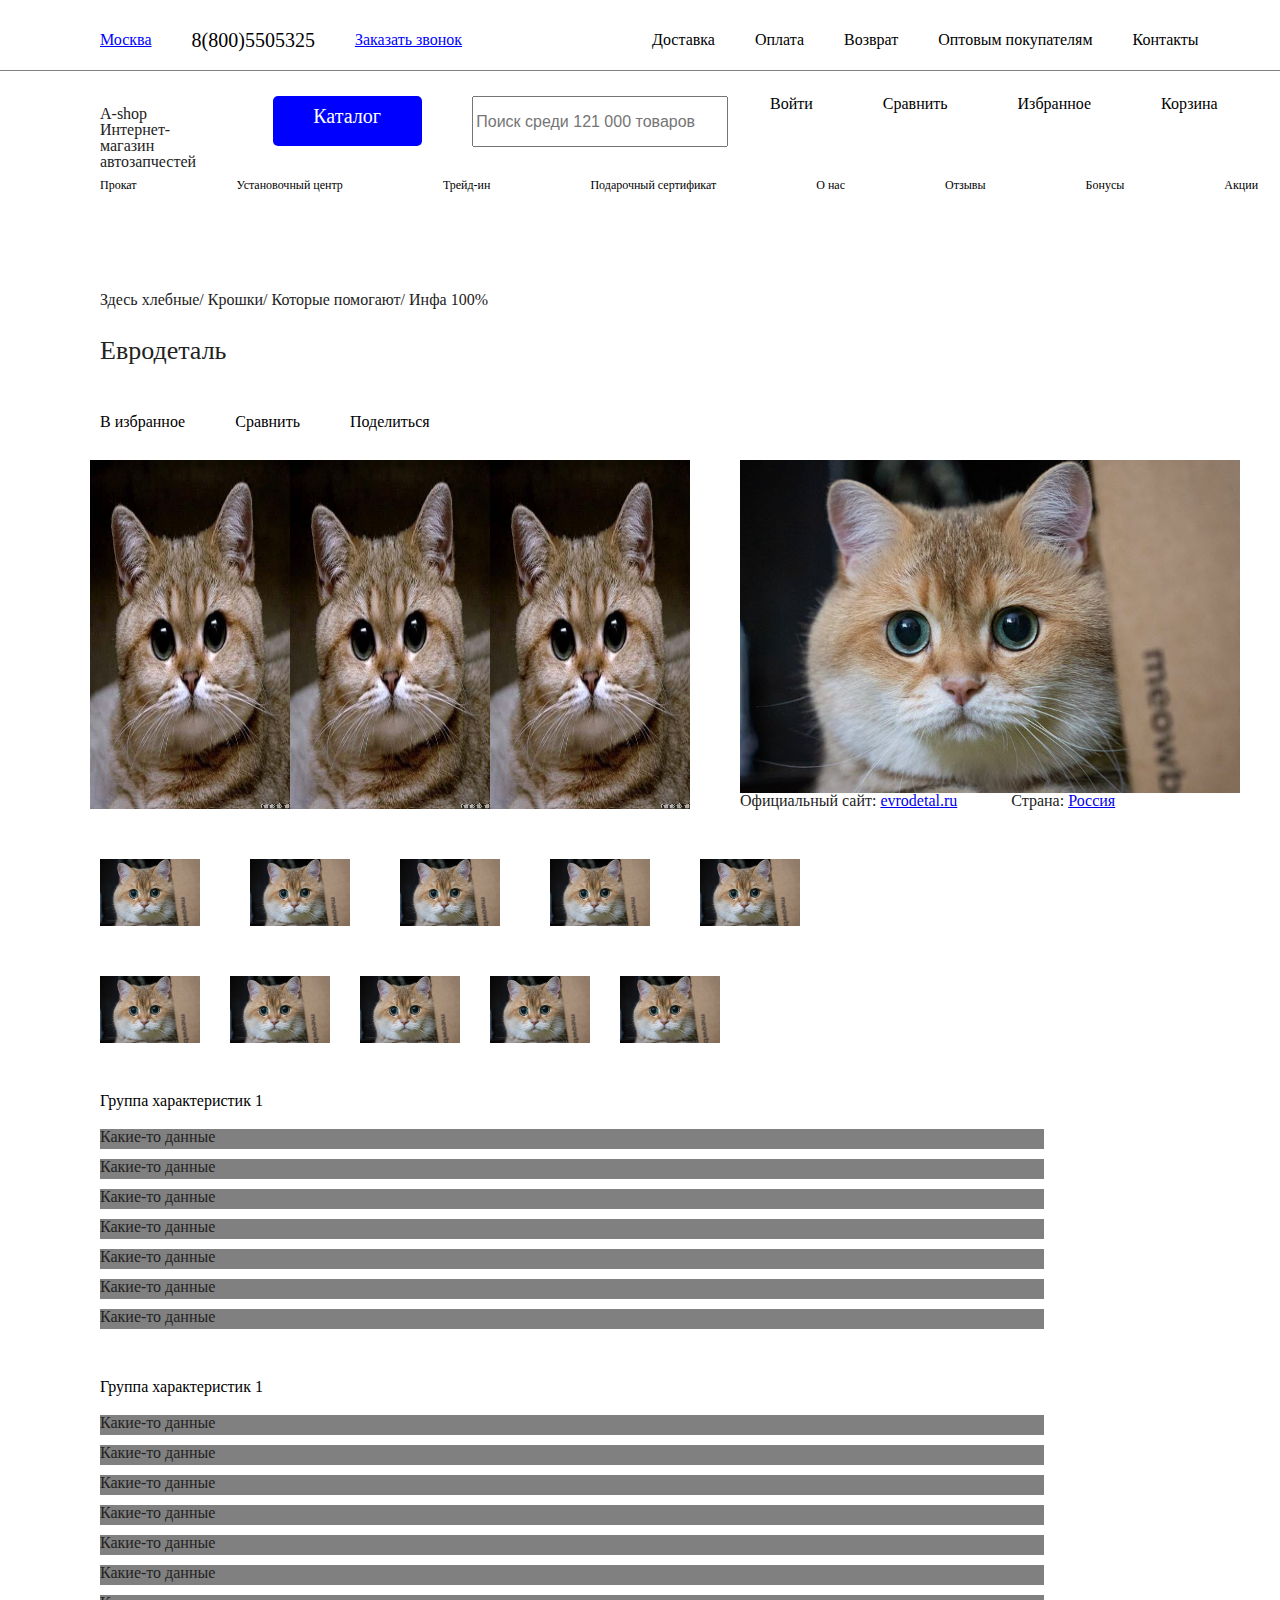
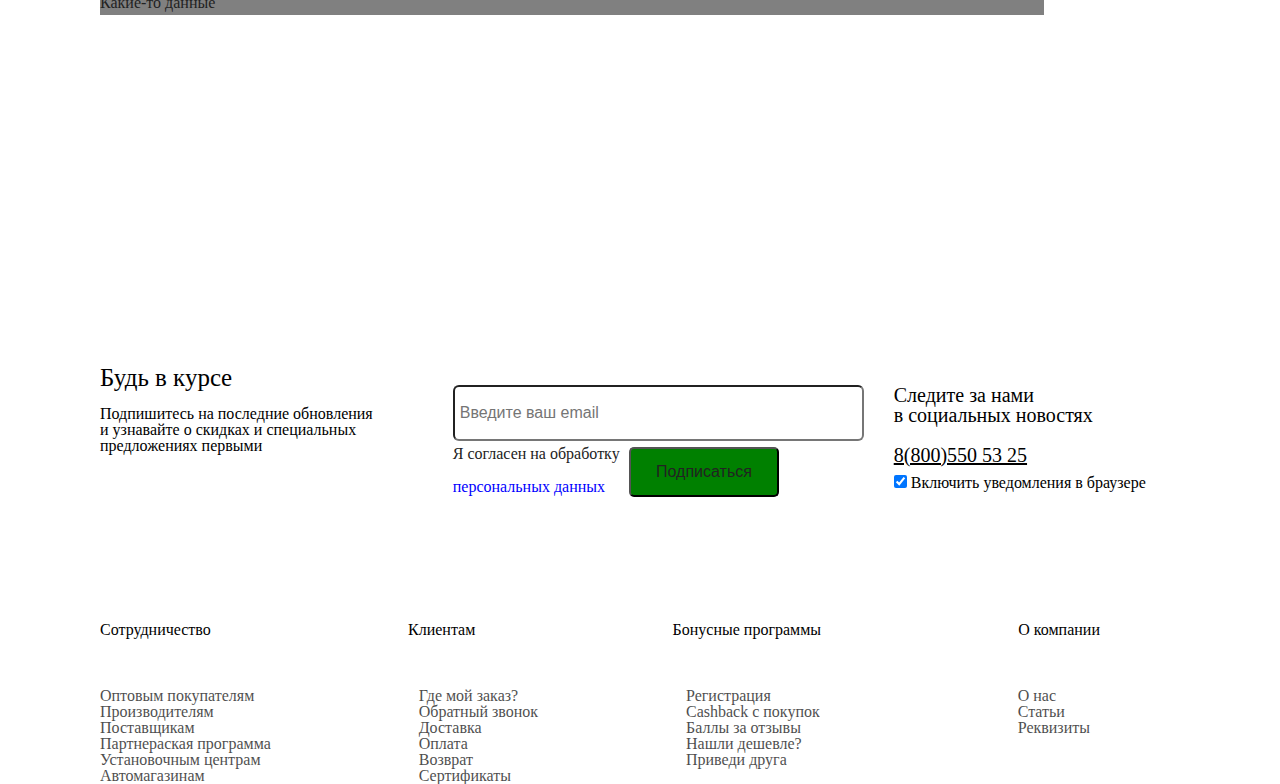
<file: ExplorerSite-master/secondePage/index.html>
<!DOCTYPE html>
<html lang="en">
<head>
     <meta charset="UTF-8">
    <meta name="viewport" content="width=device-width, initial-scale=1.0">
    <meta name="description" content="Описание страницы">
    <meta name="robots" content="index,follow" />
    <link rel="stylesheet" href="./css/style.css"           >
    <title>explorer-russia</title>
</head>
<body>
    <header class="header">
        <div class="header__container">
            <nav class="header__navbar">
                <div class="header__burger-menu header-open">
                    <span class="span"></span>
                </div>
                <div class="header__navbar-city">
                    <a href="#">Москва</a>
                </div>
                <div class="header__navbar-number">
                    <a href="#">8<span>800</span>5505325</a>
                </div>
                <div class="header__navbar-callback">
                    <a href="#">Заказать звонок</a>
                </div>
                <div class="header__menu">
                    <a href="#">Доставка</a>
                </div>
                <div class="header__menu">
                    <a href="#">Оплата</a>
                </div>
                <div class="header__menu">
                    <a href="#">Возврат</a>
                </div>
                <div class="header__menu">
                    <a href="#">Оптовым покупателям</a>
                </div>
                <div class="header__menu">
                    <a href="#">Контакты</a>
                </div>
            </nav>

            
        </div>
        <div class="header__border"></div>
    </header>

    <main class="main">
        <div class="main__content">
            <div class="main__search-logo-wrapper">
                <div class="main__logo">A-shop 
                    <div>Интернет-магазин<br/>автозапчестей</div>
                </div>
            <div class="main__catalog">
             <!-- <div class="second-burger"></div> -->
                Каталог
            </div>
            <div class="search-wrapper">
                <input class="main__input" placeholder="Поиск среди 121 000 товаров"/>
                <!-- <button class="main__search">!</button> -->
            </div>
            </div>
            <div class="main__nav-wrapper">
                <div class="main__nav-wrapper-item">
                    <a href="#">Войти</a>
                </div>
                <div class="main__nav-wrapper-item">
                    <a href="#">Сравнить</a>
                </div>
                <div class="main__nav-wrapper-item">
                    <a href="#">Избранное</a>
                </div>
                <div class="main__nav-wrapper-item">
                    <a href="#">Корзина</a>
                </div>
            </div>
            
        </div>
        <div class="main__routes">
            <div class="main__route">
                <a href="#">Прокат</a>
            </div>
            <div class="main__route">
                <a href="#">Установочный центр</a>
            </div>
            <div class="main__route">
                <a href="#">Трейд-ин</a>
            </div>
            <div class="main__route">
                <a href="#">Подарочный сертификат</a>
            </div>
            <div class="main__route">
                <a href="#">О нас</a>
            </div>
            <div class="main__route">
                <a href="#">Отзывы</a>
            </div>
            <div class="main__route">
                <a href="#">Бонусы</a>
            </div>
            <div class="main__route">
                <a href="#">Акции</a>
            </div>
        </div>

        <div class="main__container">
            <div class="main__breadСrumbs">Здесь хлебные/ Крошки/ Которые помогают/ Инфа 100%</div>
            <h3 class="main__detail-name">Евродеталь</h3>
            <div class="product-about-wrapper">
                <div class="about-imgwrapper-item">
                    <a href="#">В избранное</a>
                </div>
                <div class="about-imgwrapper-item">
                    <a href="#">Сравнить</a>
                </div>
                <div class="about-imgwrapper-item">
                    <a href="#">Поделиться</a>
                </div>
                </div>
               <div class="two-img-blocks-wrapper">
                    <div class="img-wrapper">
                        <img src="../homePage/img/small-cat.jpg" alt="Маленькие Кексы">
                        <img src="../homePage/img/small-cat.jpg" alt="Маленькие Кексы">
                        <img src="../homePage/img/small-cat.jpg" alt="Маленькие Кексы">
                    </div>  
                    <div class="big-keks-photo">
                        <figure>
                            <img  class="big-cat" src="../homePage//img/main-big-cat.jpg" alt="Кот по имени Кексик"/>
                            <figcaption>
                                <span>Официальный сайт:  <a href="#">evrodetal.ru</a></span>
                                <span class="country">Страна: <a href="#">Россия</a></span>
                            </figcaption>
                        </figure>
                    </div>
                    
               </div>
               <div class="small-cats-wrapper1">
                <img src="../homePage/img/main-big-cat.jpg">
                <img src="../homePage/img/main-big-cat.jpg">
                <img src="../homePage/img/main-big-cat.jpg">
                <img src="../homePage/img/main-big-cat.jpg">
                <img src="../homePage/img/main-big-cat.jpg">
            </div>
            <div class="small-cats-wrapper2">
                <img src="../homePage/img/main-big-cat.jpg">
                <img src="../homePage/img/main-big-cat.jpg">
                <img src="../homePage/img/main-big-cat.jpg">
                <img src="../homePage/img/main-big-cat.jpg">
                <img src="../homePage/img/main-big-cat.jpg">
            </div>
                <div class="install-data1">
                    <span class="installation">Группа характеристик 1</span>
                    <div class="install-data-item-wrapper">
                        <div class="install-data-item">Какие-то данные</div>
                        <div class="install-data-item">Какие-то данные</div>
                        <div class="install-data-item">Какие-то данные</div>
                        <div class="install-data-item">Какие-то данные</div>
                        <div class="install-data-item">Какие-то данные</div>
                        <div class="install-data-item">Какие-то данные</div>
                        <div class="install-data-item">Какие-то данные</div>
                    </div>
                </div>

                <div class="install-data1">
                    <span class="installation">Группа характеристик 1</span>
                    <div class="install-data-item-wrapper">
                        <div class="install-data-item">Какие-то данные</div>
                        <div class="install-data-item">Какие-то данные</div>
                        <div class="install-data-item">Какие-то данные</div>
                        <div class="install-data-item">Какие-то данные</div>
                        <div class="install-data-item">Какие-то данные</div>
                        <div class="install-data-item">Какие-то данные</div>
                        <div class="install-data-item">Какие-то данные</div>
                    </div>
                </div>
    </main>

    <footer class="footer">
        <div class="footer__container">
           <div class="footer__wrapper">
            <div class="footer__container-info">
                <div class="footer-about">
                    <div class="footer-about-item-f">Будь в курcе</div>
                    <br class="footer-about-item-s">Подпишитесь на последние обновления <br/>
                        и узнавайте о скидках и специальных</br>
                         предложениях первыми</div>
                </div>
                <div class="footer__search">
                    <input type="text" class="input" placeholder="Введите ваш email">
                    <div><span class="info">
                        Я согласен на обработку<br/><span> персональных данных</span>
                    </span>
                    <button class="button">Подписаться</button></div>
                </div>
                <div class="footer__social">
                    Следите за нами </br>
                    в социальных новостях
                    <div class="footer__contacts">
                        <a href="#">8(800)550 53 25</a>
                    </div>
                   
                    <div class="footer__ring">
                        <input  type="checkbox" checked/>
                        Включить уведомления в браузере
                    </div>
                    
                </div>
                
            </div>
            <div class="footer__about-product">
                <div class="main-words">
                    <div class="main-words-item">Сотрудничество</div>
                    <div class="main-words-item">Клиентам</div>
                    <div class="main-words-item">Бонусные программы</div>
                    <div class="main-words-item">О компании</div>
                </div>
                <div class="main-words-about">
                    <div class="main-words-about-item">
                        <div class="about-item">Оптовым покупателям</div>
                        <div class="about-item">Производителям</div>
                        <div class="about-item">Поставщикам</div>
                        <div class="about-item">Партнераская программа</div>
                        <div class="about-item">Установочным центрам</div>
                        <div class="about-item">Автомагазинам</div>
                    </div>
                    <div class="main-words-about-item">
                        <div class="about-item">Где мой заказ?</div>
                        <div class="about-item">Обратный звонок</div>
                        <div class="about-item">Доставка</div>
                        <div class="about-item">Оплата</div>
                        <div class="about-item">Возврат</div>
                        <div class="about-item">Сертификаты</div>
                    </div>
                    <div class="main-words-about-item">
                        <div class="about-item">Регистрация</div>
                        <div class="about-item">Cashback с покупок</div>
                        <div class="about-item">Баллы за отзывы</div>
                        <div class="about-item">Нашли дешевле?</div>
                        <div class="about-item">Приведи друга</div>
                    </div>
                    <div class="main-words-about-item">
                        <div class="about-item">О нас</div>
                        <div class="about-item">Статьи</div>
                        <div class="about-item">Реквизиты</div>
                    </div>
                </div>
            </div>
           
        </div>
            
        </div>
    </footer>
    <!-- <script src="./js/index.js"></script> -->
</body>
</html>
</file>
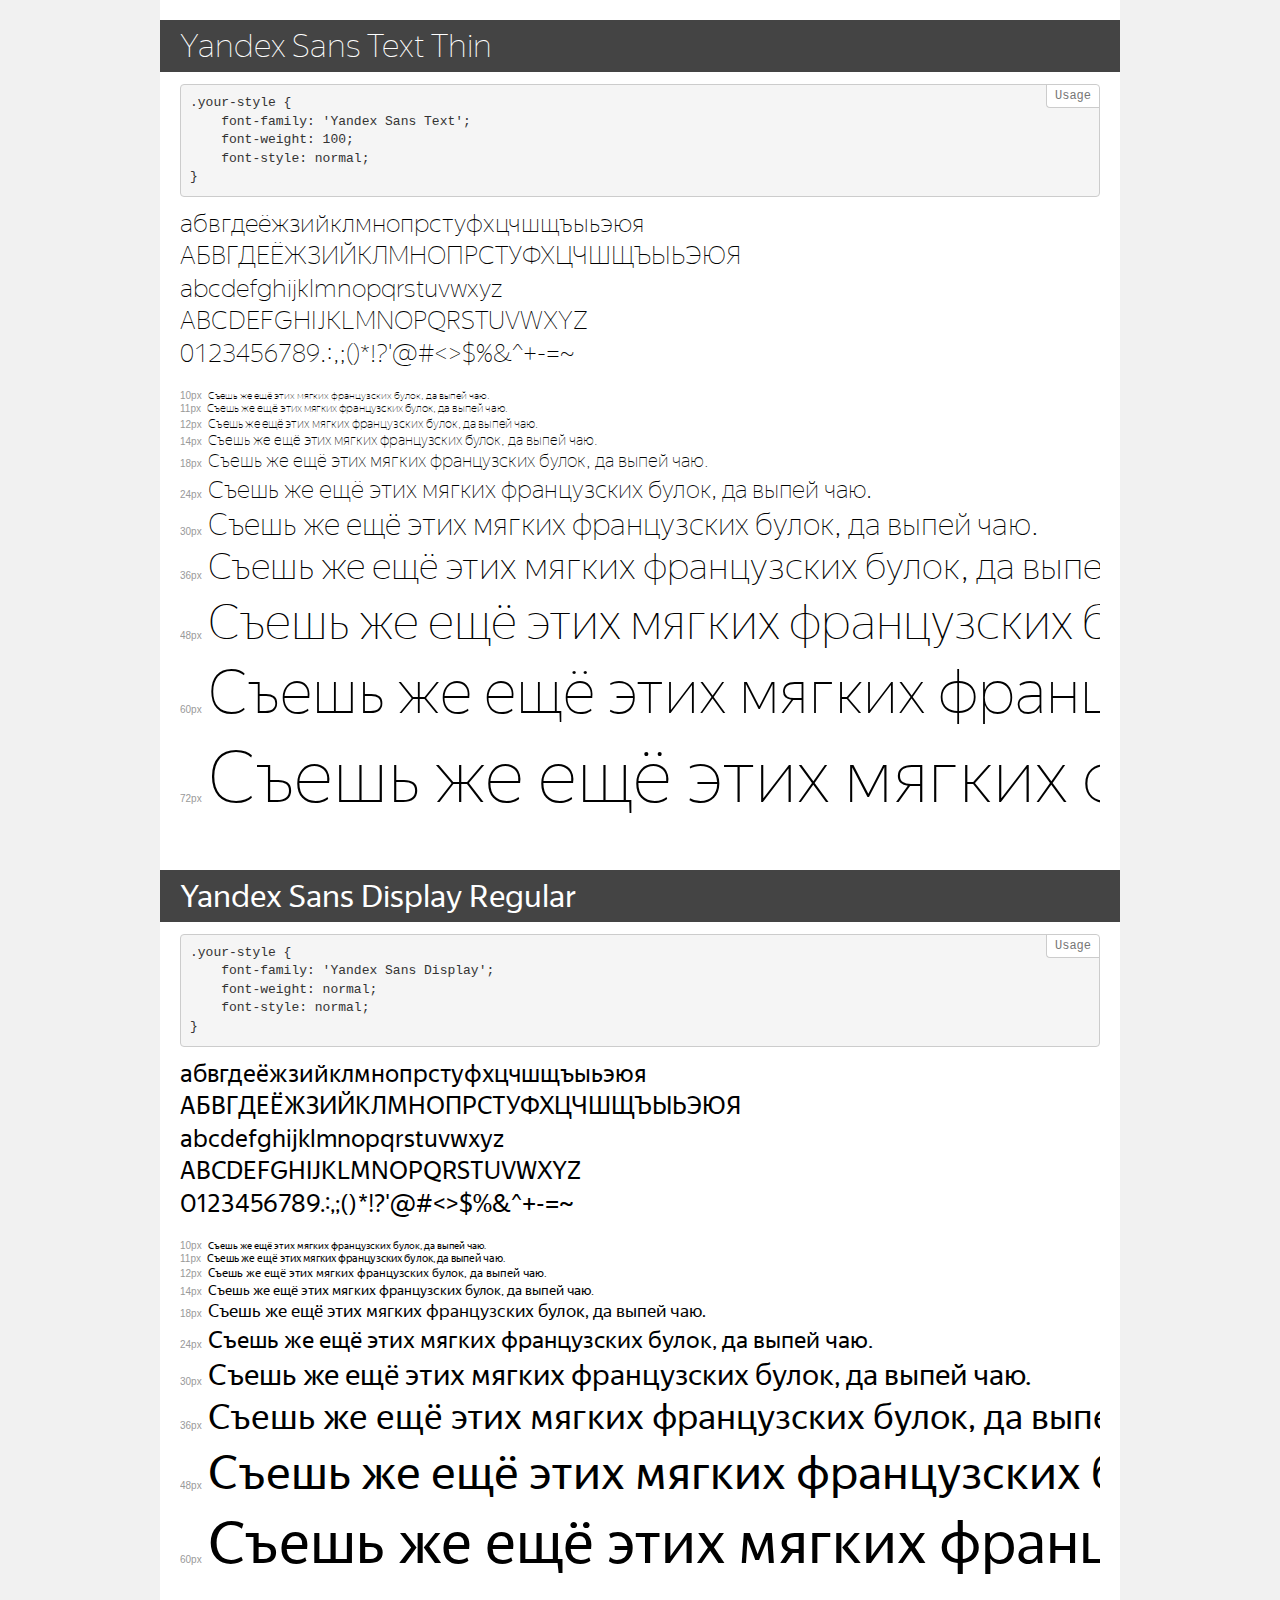
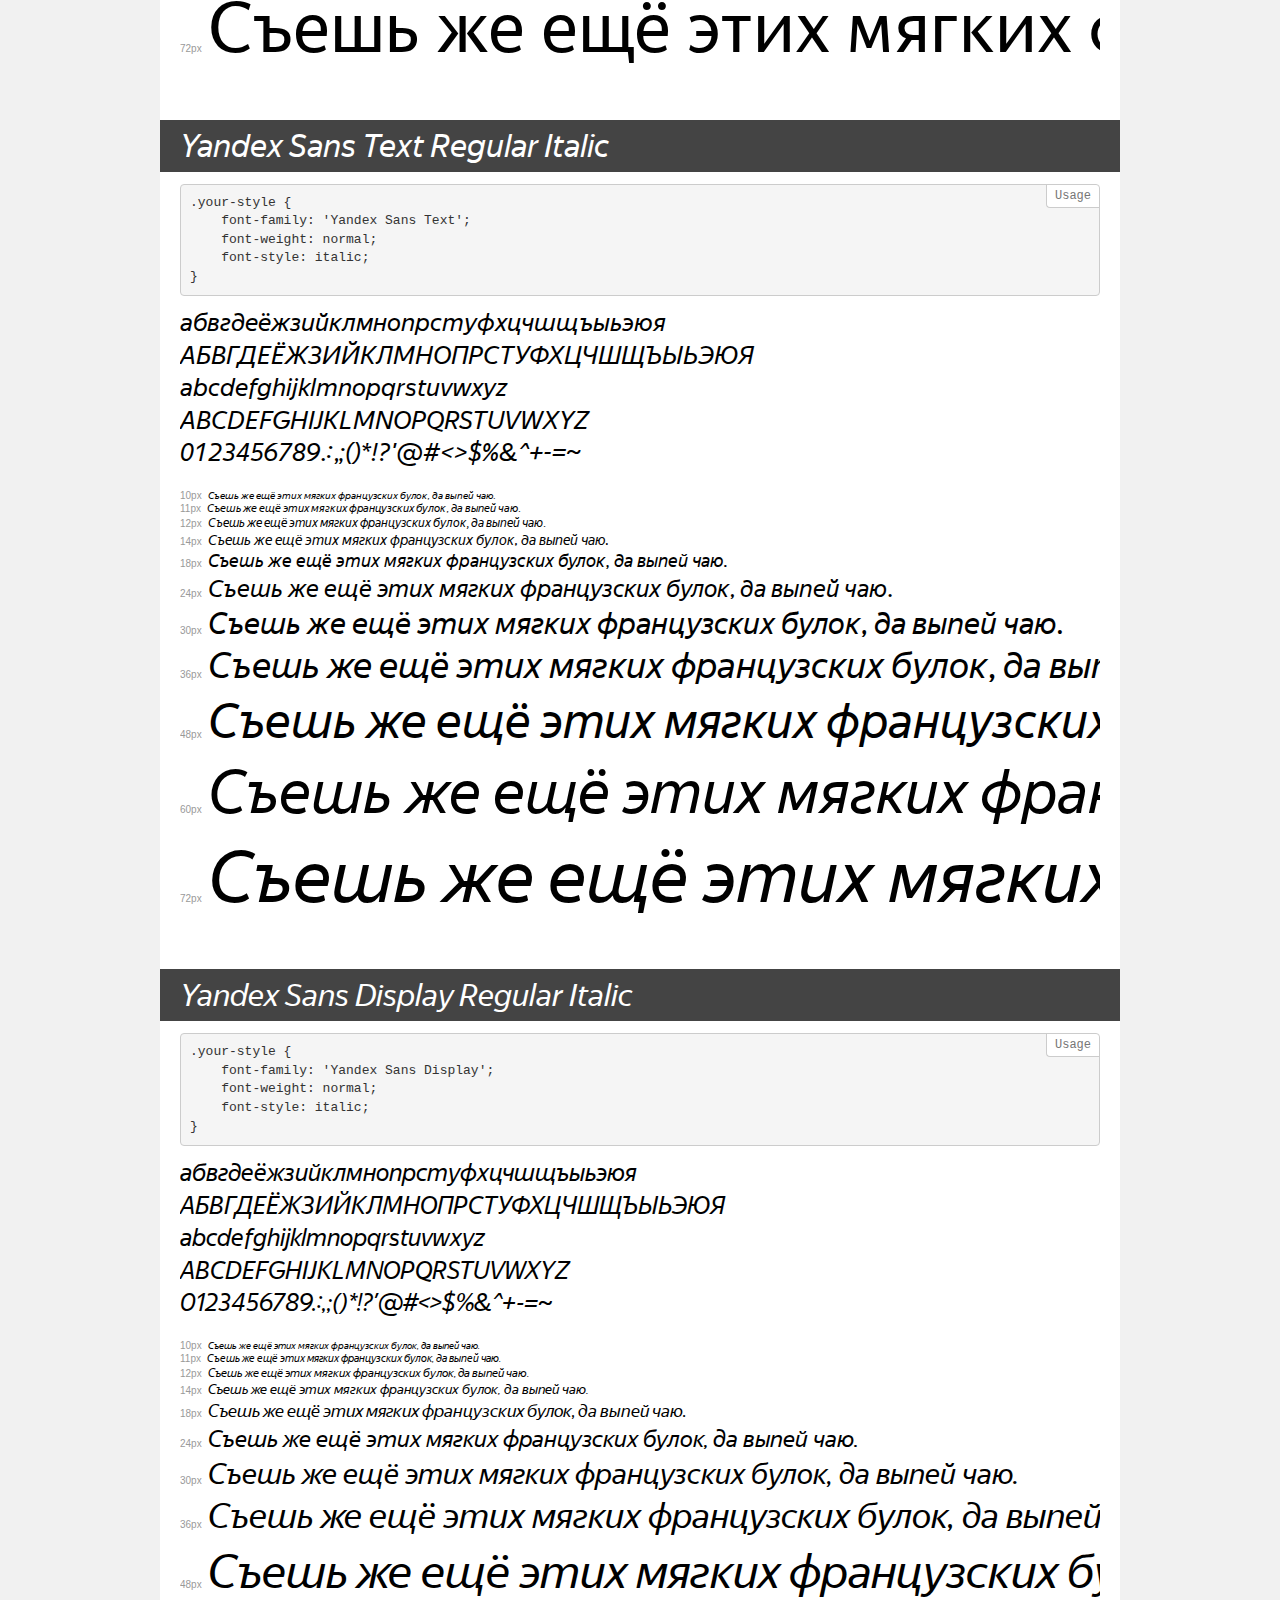
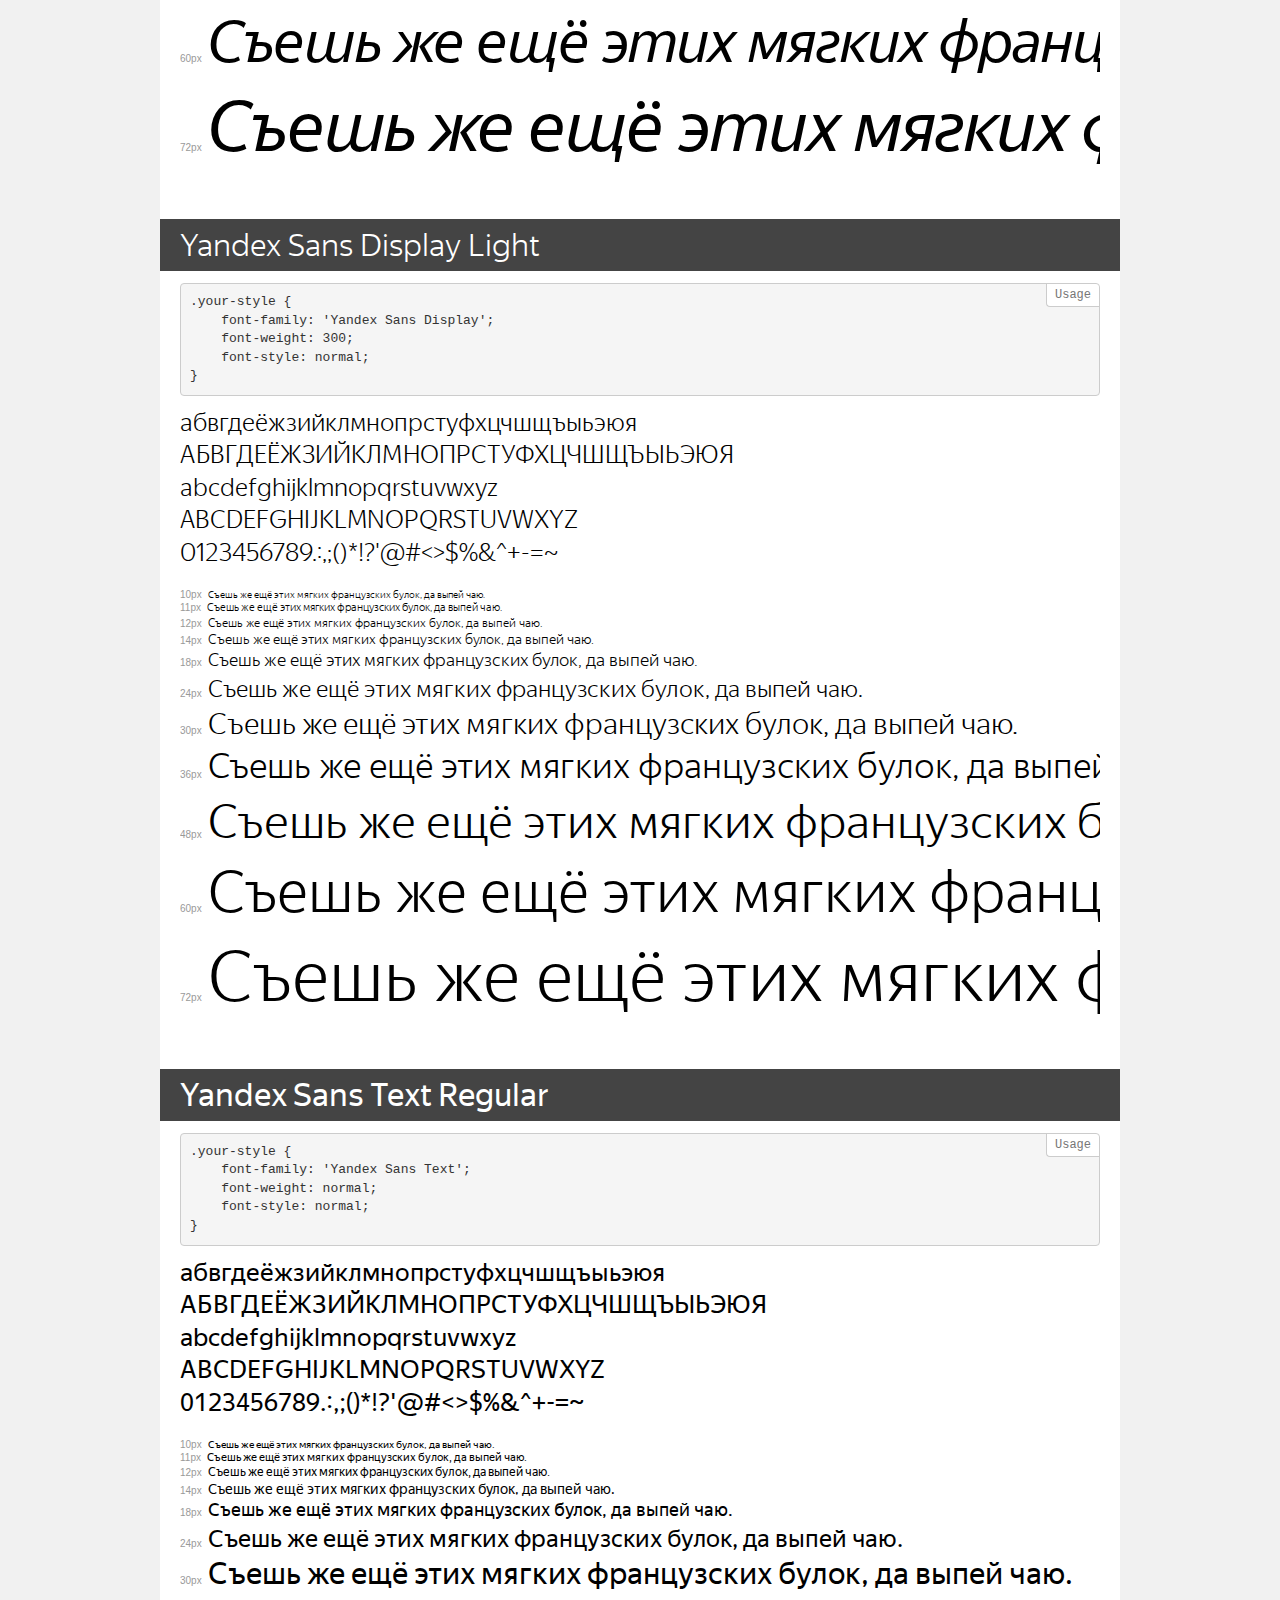
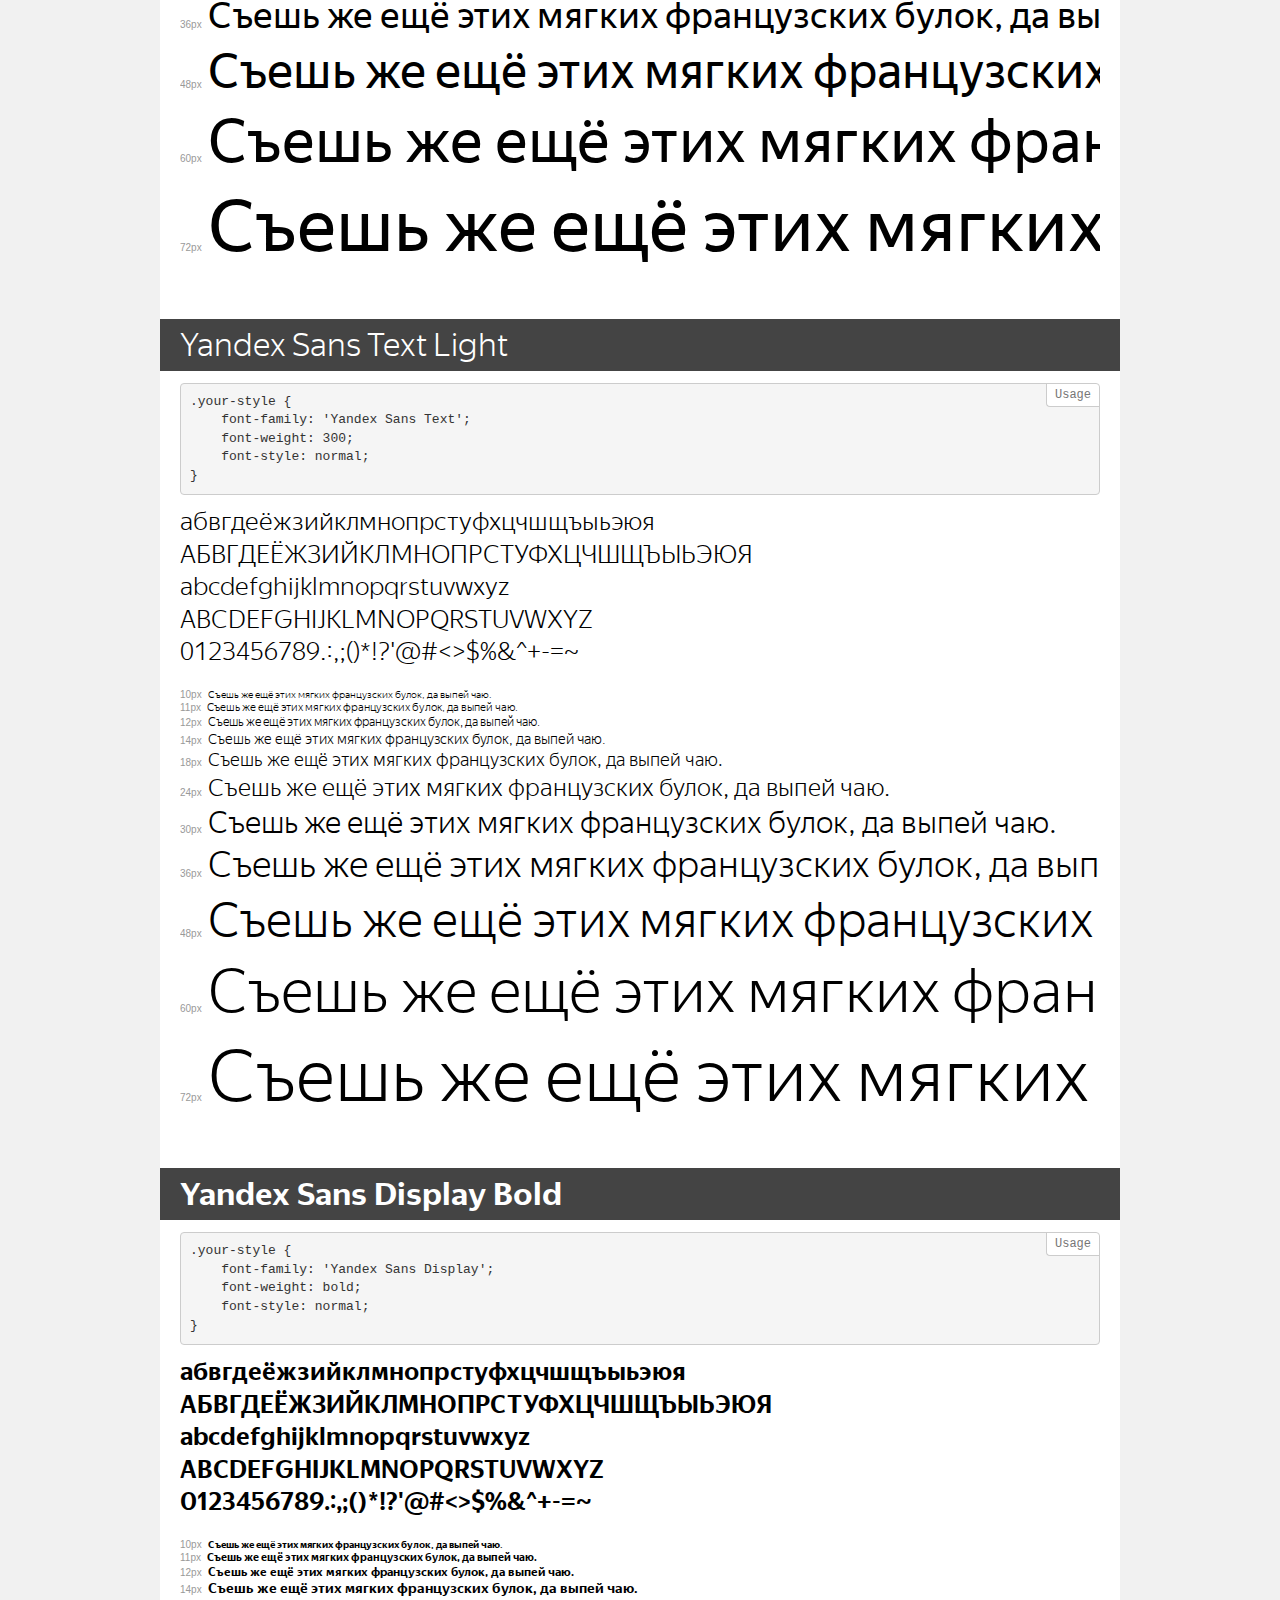
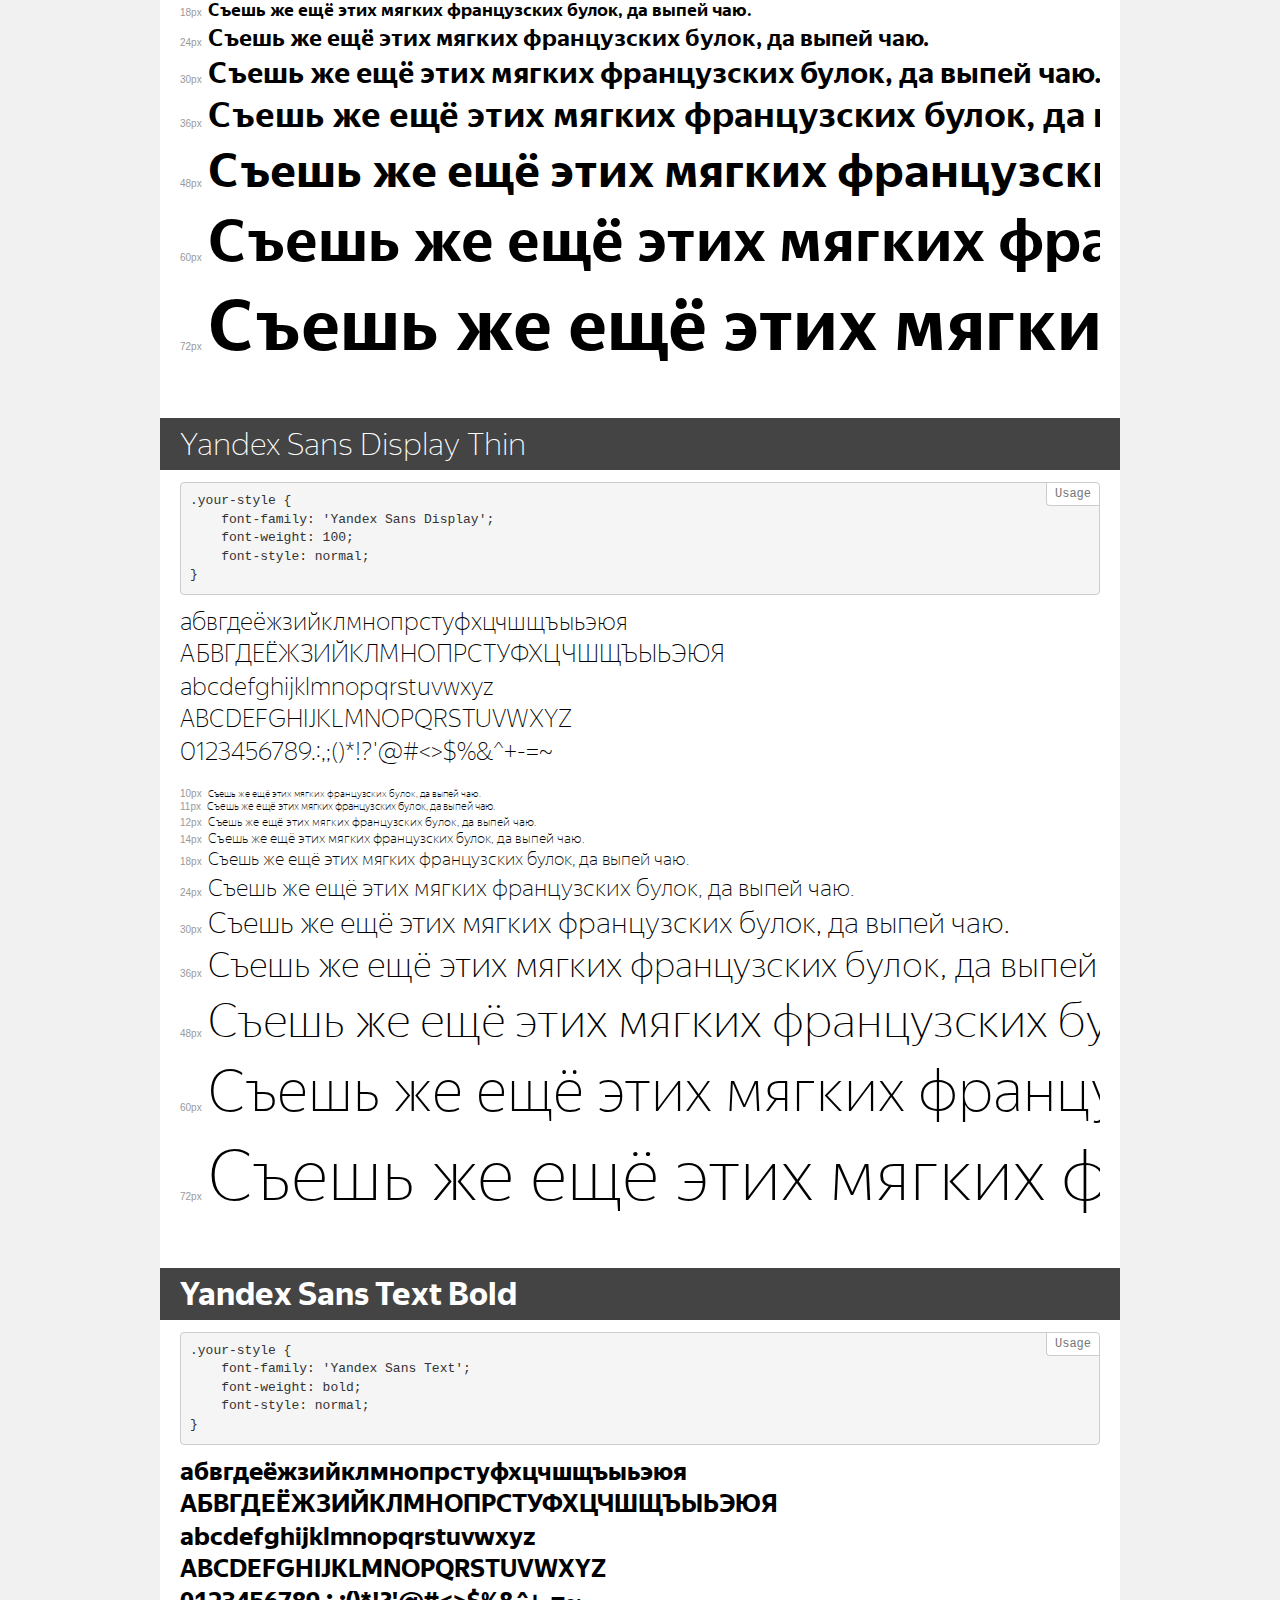
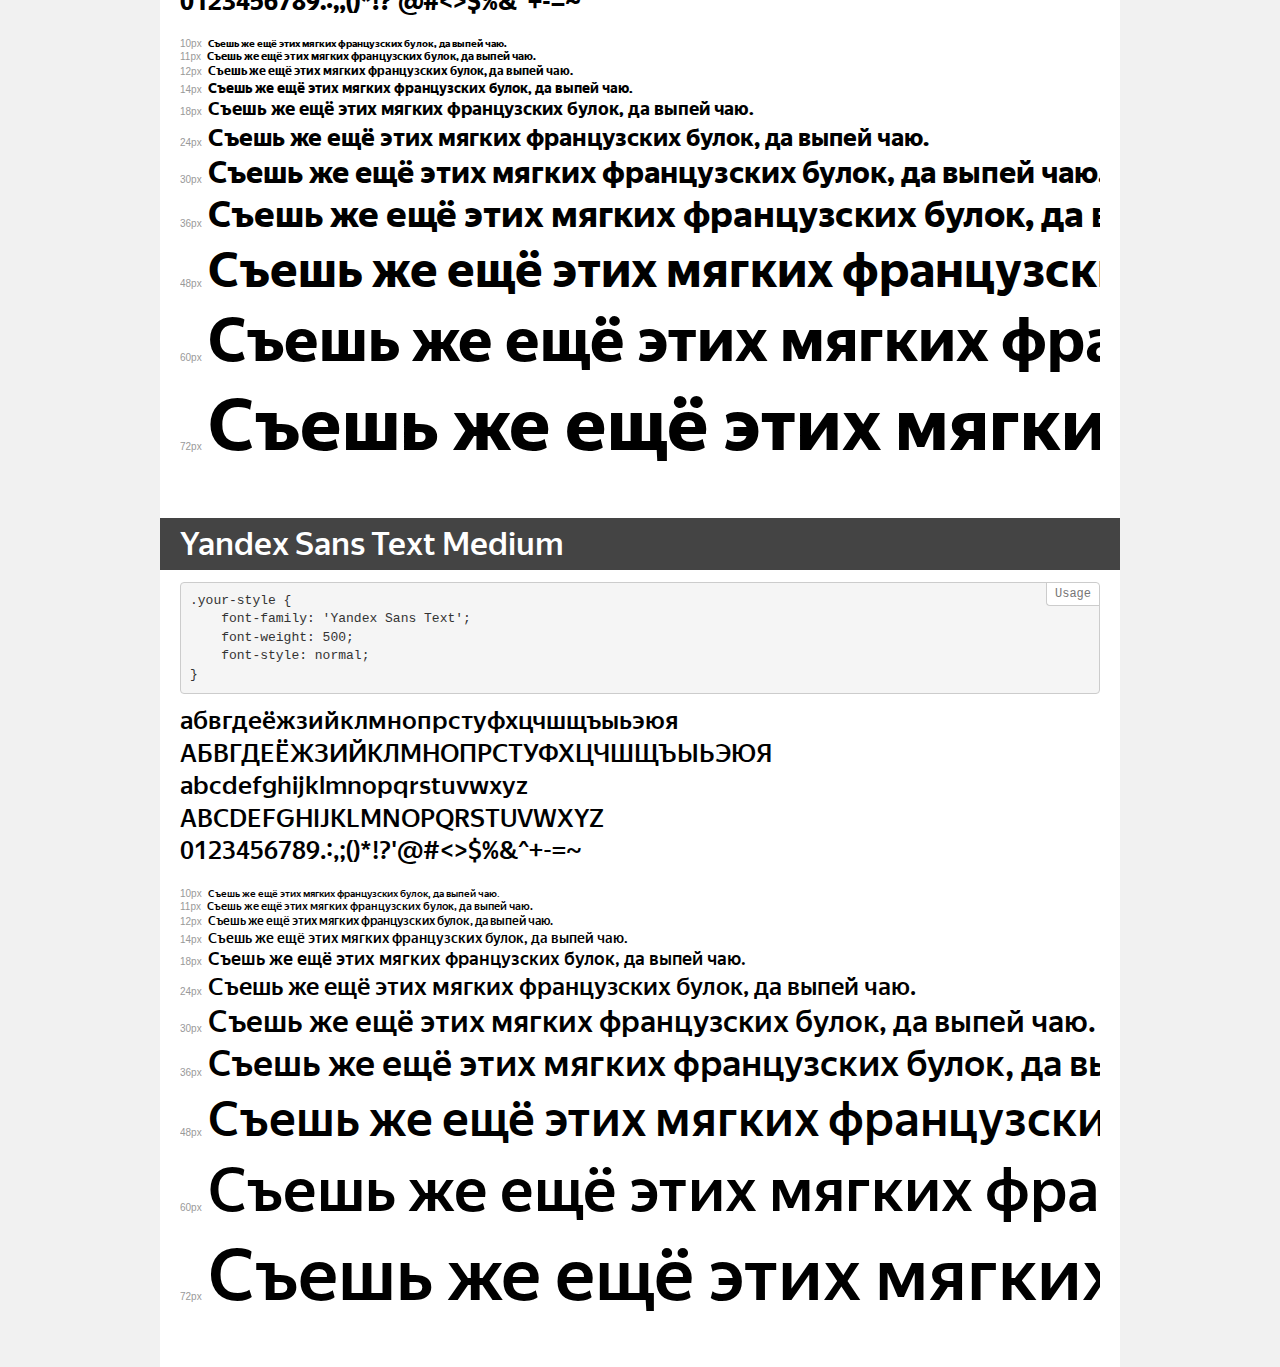
<file: ExplorerSite-master/thirdPage/fonts/demo.html>
<!DOCTYPE html>
<html>
<head>
    <meta charset="utf-8">
    <meta http-equiv="X-UA-Compatible" content="IE=edge">
    <meta name="viewport" content="width=device-width, initial-scale=1">
    <meta name="robots" content="noindex, noarchive">
    <meta name="format-detection" content="telephone=no">
    <title>Transfonter demo</title>
    <link href="stylesheet.css" rel="stylesheet">
    <style>
        /*
        http://meyerweb.com/eric/tools/css/reset/
        v2.0 | 20110126
        License: none (public domain)
        */
        html, body, div, span, applet, object, iframe,
        h1, h2, h3, h4, h5, h6, p, blockquote, pre,
        a, abbr, acronym, address, big, cite, code,
        del, dfn, em, img, ins, kbd, q, s, samp,
        small, strike, strong, sub, sup, tt, var,
        b, u, i, center,
        dl, dt, dd, ol, ul, li,
        fieldset, form, label, legend,
        table, caption, tbody, tfoot, thead, tr, th, td,
        article, aside, canvas, details, embed,
        figure, figcaption, footer, header, hgroup,
        menu, nav, output, ruby, section, summary,
        time, mark, audio, video {
            margin: 0;
            padding: 0;
            border: 0;
            font-size: 100%;
            font: inherit;
            vertical-align: baseline;
        }
        /* HTML5 display-role reset for older browsers */
        article, aside, details, figcaption, figure,
        footer, header, hgroup, menu, nav, section {
            display: block;
        }
        body {
            line-height: 1;
        }
        ol, ul {
            list-style: none;
        }
        blockquote, q {
            quotes: none;
        }
        blockquote:before, blockquote:after,
        q:before, q:after {
            content: '';
            content: none;
        }
        table {
            border-collapse: collapse;
            border-spacing: 0;
        }
        /* common styles */
        body {
            background: #f1f1f1;
            color: #000;
        }
        .page {
            background: #fff;
            width: 920px;
            margin: 0 auto;
            padding: 20px 20px 0 20px;
            overflow: hidden;
        }
        .font-container {
            overflow-x: auto;
            overflow-y: hidden;
            margin-bottom: 40px;
            line-height: 1.3;
            white-space: nowrap;
            padding-bottom: 5px;
        }
        h1 {
            position: relative;
            background: #444;
            font-size: 32px;
            color: #fff;
            padding: 10px 20px;
            margin: 0 -20px 12px -20px;
        }
        .letters {
            font-size: 25px;
            margin-bottom: 20px;
        }
        .s10:before {
            content: '10px';
        }
        .s11:before {
            content: '11px';
        }
        .s12:before {
            content: '12px';
        }
        .s14:before {
            content: '14px';
        }
        .s18:before {
            content: '18px';
        }
        .s24:before {
            content: '24px';
        }
        .s30:before {
            content: '30px';
        }
        .s36:before {
            content: '36px';
        }
        .s48:before {
            content: '48px';
        }
        .s60:before {
            content: '60px';
        }
        .s72:before {
            content: '72px';
        }
        .s10:before, .s11:before, .s12:before, .s14:before,
        .s18:before, .s24:before, .s30:before, .s36:before,
        .s48:before, .s60:before, .s72:before {
            font-family: Arial, sans-serif;
            font-size: 10px;
            font-weight: normal;
            font-style: normal;
            color: #999;
            padding-right: 6px;
        }
        pre {
            display: block;
            position: relative;
            padding: 9px;
            margin: 0 0 10px;
            font-family: Monaco, Menlo, Consolas, "Courier New", monospace !important;
            font-size: 13px;
            line-height: 1.428571429;
            color: #333;
            font-weight: normal !important;
            font-style: normal !important;
            background-color: #f5f5f5;
            border: 1px solid #ccc;
            overflow-x: auto;
            border-radius: 4px;
        }
        pre:after {
            display: block;
            position: absolute;
            right: 0;
            top: 0;
            content: 'Usage';
            line-height: 1;
            padding: 5px 8px;
            font-size: 12px;
            color: #767676;
            background-color: #fff;
            border: 1px solid #ccc;
            border-right: none;
            border-top: none;
            border-radius: 0 4px 0 4px;
            z-index: 10;
        }
        /* responsive */
        @media (max-width: 959px) {
            .page {
                width: auto;
                margin: 0;
            }
        }
    </style>
</head>
<body>
<div class="page">
    <div class="demo" style="font-family: 'Yandex Sans Text'; font-weight: 100; font-style: normal;">
        <h1>Yandex Sans Text Thin</h1>
        <pre>.your-style {
    font-family: 'Yandex Sans Text';
    font-weight: 100;
    font-style: normal;
}</pre>
        <div class="font-container">
            <p class="letters">
                абвгдеёжзийклмнопрстуфхцчшщъыьэюя<br>
АБВГДЕЁЖЗИЙКЛМНОПРСТУФХЦЧШЩЪЫЬЭЮЯ<br>
abcdefghijklmnopqrstuvwxyz<br>
ABCDEFGHIJKLMNOPQRSTUVWXYZ<br>
                0123456789.:,;()*!?'@#<>$%&^+-=~
            </p>
            <p class="s10" style="font-size: 10px;">Съешь же ещё этих мягких французских булок, да выпей чаю.</p>
            <p class="s11" style="font-size: 11px;">Съешь же ещё этих мягких французских булок, да выпей чаю.</p>
            <p class="s12" style="font-size: 12px;">Съешь же ещё этих мягких французских булок, да выпей чаю.</p>
            <p class="s14" style="font-size: 14px;">Съешь же ещё этих мягких французских булок, да выпей чаю.</p>
            <p class="s18" style="font-size: 18px;">Съешь же ещё этих мягких французских булок, да выпей чаю.</p>
            <p class="s24" style="font-size: 24px;">Съешь же ещё этих мягких французских булок, да выпей чаю.</p>
            <p class="s30" style="font-size: 30px;">Съешь же ещё этих мягких французских булок, да выпей чаю.</p>
            <p class="s36" style="font-size: 36px;">Съешь же ещё этих мягких французских булок, да выпей чаю.</p>
            <p class="s48" style="font-size: 48px;">Съешь же ещё этих мягких французских булок, да выпей чаю.</p>
            <p class="s60" style="font-size: 60px;">Съешь же ещё этих мягких французских булок, да выпей чаю.</p>
            <p class="s72" style="font-size: 72px;">Съешь же ещё этих мягких французских булок, да выпей чаю.</p>
        </div>
    </div>
    <div class="demo" style="font-family: 'Yandex Sans Display'; font-weight: normal; font-style: normal;">
        <h1>Yandex Sans Display Regular</h1>
        <pre>.your-style {
    font-family: 'Yandex Sans Display';
    font-weight: normal;
    font-style: normal;
}</pre>
        <div class="font-container">
            <p class="letters">
                абвгдеёжзийклмнопрстуфхцчшщъыьэюя<br>
АБВГДЕЁЖЗИЙКЛМНОПРСТУФХЦЧШЩЪЫЬЭЮЯ<br>
abcdefghijklmnopqrstuvwxyz<br>
ABCDEFGHIJKLMNOPQRSTUVWXYZ<br>
                0123456789.:,;()*!?'@#<>$%&^+-=~
            </p>
            <p class="s10" style="font-size: 10px;">Съешь же ещё этих мягких французских булок, да выпей чаю.</p>
            <p class="s11" style="font-size: 11px;">Съешь же ещё этих мягких французских булок, да выпей чаю.</p>
            <p class="s12" style="font-size: 12px;">Съешь же ещё этих мягких французских булок, да выпей чаю.</p>
            <p class="s14" style="font-size: 14px;">Съешь же ещё этих мягких французских булок, да выпей чаю.</p>
            <p class="s18" style="font-size: 18px;">Съешь же ещё этих мягких французских булок, да выпей чаю.</p>
            <p class="s24" style="font-size: 24px;">Съешь же ещё этих мягких французских булок, да выпей чаю.</p>
            <p class="s30" style="font-size: 30px;">Съешь же ещё этих мягких французских булок, да выпей чаю.</p>
            <p class="s36" style="font-size: 36px;">Съешь же ещё этих мягких французских булок, да выпей чаю.</p>
            <p class="s48" style="font-size: 48px;">Съешь же ещё этих мягких французских булок, да выпей чаю.</p>
            <p class="s60" style="font-size: 60px;">Съешь же ещё этих мягких французских булок, да выпей чаю.</p>
            <p class="s72" style="font-size: 72px;">Съешь же ещё этих мягких французских булок, да выпей чаю.</p>
        </div>
    </div>
    <div class="demo" style="font-family: 'Yandex Sans Text'; font-weight: normal; font-style: italic;">
        <h1>Yandex Sans Text Regular Italic</h1>
        <pre>.your-style {
    font-family: 'Yandex Sans Text';
    font-weight: normal;
    font-style: italic;
}</pre>
        <div class="font-container">
            <p class="letters">
                абвгдеёжзийклмнопрстуфхцчшщъыьэюя<br>
АБВГДЕЁЖЗИЙКЛМНОПРСТУФХЦЧШЩЪЫЬЭЮЯ<br>
abcdefghijklmnopqrstuvwxyz<br>
ABCDEFGHIJKLMNOPQRSTUVWXYZ<br>
                0123456789.:,;()*!?'@#<>$%&^+-=~
            </p>
            <p class="s10" style="font-size: 10px;">Съешь же ещё этих мягких французских булок, да выпей чаю.</p>
            <p class="s11" style="font-size: 11px;">Съешь же ещё этих мягких французских булок, да выпей чаю.</p>
            <p class="s12" style="font-size: 12px;">Съешь же ещё этих мягких французских булок, да выпей чаю.</p>
            <p class="s14" style="font-size: 14px;">Съешь же ещё этих мягких французских булок, да выпей чаю.</p>
            <p class="s18" style="font-size: 18px;">Съешь же ещё этих мягких французских булок, да выпей чаю.</p>
            <p class="s24" style="font-size: 24px;">Съешь же ещё этих мягких французских булок, да выпей чаю.</p>
            <p class="s30" style="font-size: 30px;">Съешь же ещё этих мягких французских булок, да выпей чаю.</p>
            <p class="s36" style="font-size: 36px;">Съешь же ещё этих мягких французских булок, да выпей чаю.</p>
            <p class="s48" style="font-size: 48px;">Съешь же ещё этих мягких французских булок, да выпей чаю.</p>
            <p class="s60" style="font-size: 60px;">Съешь же ещё этих мягких французских булок, да выпей чаю.</p>
            <p class="s72" style="font-size: 72px;">Съешь же ещё этих мягких французских булок, да выпей чаю.</p>
        </div>
    </div>
    <div class="demo" style="font-family: 'Yandex Sans Display'; font-weight: normal; font-style: italic;">
        <h1>Yandex Sans Display Regular Italic</h1>
        <pre>.your-style {
    font-family: 'Yandex Sans Display';
    font-weight: normal;
    font-style: italic;
}</pre>
        <div class="font-container">
            <p class="letters">
                абвгдеёжзийклмнопрстуфхцчшщъыьэюя<br>
АБВГДЕЁЖЗИЙКЛМНОПРСТУФХЦЧШЩЪЫЬЭЮЯ<br>
abcdefghijklmnopqrstuvwxyz<br>
ABCDEFGHIJKLMNOPQRSTUVWXYZ<br>
                0123456789.:,;()*!?'@#<>$%&^+-=~
            </p>
            <p class="s10" style="font-size: 10px;">Съешь же ещё этих мягких французских булок, да выпей чаю.</p>
            <p class="s11" style="font-size: 11px;">Съешь же ещё этих мягких французских булок, да выпей чаю.</p>
            <p class="s12" style="font-size: 12px;">Съешь же ещё этих мягких французских булок, да выпей чаю.</p>
            <p class="s14" style="font-size: 14px;">Съешь же ещё этих мягких французских булок, да выпей чаю.</p>
            <p class="s18" style="font-size: 18px;">Съешь же ещё этих мягких французских булок, да выпей чаю.</p>
            <p class="s24" style="font-size: 24px;">Съешь же ещё этих мягких французских булок, да выпей чаю.</p>
            <p class="s30" style="font-size: 30px;">Съешь же ещё этих мягких французских булок, да выпей чаю.</p>
            <p class="s36" style="font-size: 36px;">Съешь же ещё этих мягких французских булок, да выпей чаю.</p>
            <p class="s48" style="font-size: 48px;">Съешь же ещё этих мягких французских булок, да выпей чаю.</p>
            <p class="s60" style="font-size: 60px;">Съешь же ещё этих мягких французских булок, да выпей чаю.</p>
            <p class="s72" style="font-size: 72px;">Съешь же ещё этих мягких французских булок, да выпей чаю.</p>
        </div>
    </div>
    <div class="demo" style="font-family: 'Yandex Sans Display'; font-weight: 300; font-style: normal;">
        <h1>Yandex Sans Display Light</h1>
        <pre>.your-style {
    font-family: 'Yandex Sans Display';
    font-weight: 300;
    font-style: normal;
}</pre>
        <div class="font-container">
            <p class="letters">
                абвгдеёжзийклмнопрстуфхцчшщъыьэюя<br>
АБВГДЕЁЖЗИЙКЛМНОПРСТУФХЦЧШЩЪЫЬЭЮЯ<br>
abcdefghijklmnopqrstuvwxyz<br>
ABCDEFGHIJKLMNOPQRSTUVWXYZ<br>
                0123456789.:,;()*!?'@#<>$%&^+-=~
            </p>
            <p class="s10" style="font-size: 10px;">Съешь же ещё этих мягких французских булок, да выпей чаю.</p>
            <p class="s11" style="font-size: 11px;">Съешь же ещё этих мягких французских булок, да выпей чаю.</p>
            <p class="s12" style="font-size: 12px;">Съешь же ещё этих мягких французских булок, да выпей чаю.</p>
            <p class="s14" style="font-size: 14px;">Съешь же ещё этих мягких французских булок, да выпей чаю.</p>
            <p class="s18" style="font-size: 18px;">Съешь же ещё этих мягких французских булок, да выпей чаю.</p>
            <p class="s24" style="font-size: 24px;">Съешь же ещё этих мягких французских булок, да выпей чаю.</p>
            <p class="s30" style="font-size: 30px;">Съешь же ещё этих мягких французских булок, да выпей чаю.</p>
            <p class="s36" style="font-size: 36px;">Съешь же ещё этих мягких французских булок, да выпей чаю.</p>
            <p class="s48" style="font-size: 48px;">Съешь же ещё этих мягких французских булок, да выпей чаю.</p>
            <p class="s60" style="font-size: 60px;">Съешь же ещё этих мягких французских булок, да выпей чаю.</p>
            <p class="s72" style="font-size: 72px;">Съешь же ещё этих мягких французских булок, да выпей чаю.</p>
        </div>
    </div>
    <div class="demo" style="font-family: 'Yandex Sans Text'; font-weight: normal; font-style: normal;">
        <h1>Yandex Sans Text Regular</h1>
        <pre>.your-style {
    font-family: 'Yandex Sans Text';
    font-weight: normal;
    font-style: normal;
}</pre>
        <div class="font-container">
            <p class="letters">
                абвгдеёжзийклмнопрстуфхцчшщъыьэюя<br>
АБВГДЕЁЖЗИЙКЛМНОПРСТУФХЦЧШЩЪЫЬЭЮЯ<br>
abcdefghijklmnopqrstuvwxyz<br>
ABCDEFGHIJKLMNOPQRSTUVWXYZ<br>
                0123456789.:,;()*!?'@#<>$%&^+-=~
            </p>
            <p class="s10" style="font-size: 10px;">Съешь же ещё этих мягких французских булок, да выпей чаю.</p>
            <p class="s11" style="font-size: 11px;">Съешь же ещё этих мягких французских булок, да выпей чаю.</p>
            <p class="s12" style="font-size: 12px;">Съешь же ещё этих мягких французских булок, да выпей чаю.</p>
            <p class="s14" style="font-size: 14px;">Съешь же ещё этих мягких французских булок, да выпей чаю.</p>
            <p class="s18" style="font-size: 18px;">Съешь же ещё этих мягких французских булок, да выпей чаю.</p>
            <p class="s24" style="font-size: 24px;">Съешь же ещё этих мягких французских булок, да выпей чаю.</p>
            <p class="s30" style="font-size: 30px;">Съешь же ещё этих мягких французских булок, да выпей чаю.</p>
            <p class="s36" style="font-size: 36px;">Съешь же ещё этих мягких французских булок, да выпей чаю.</p>
            <p class="s48" style="font-size: 48px;">Съешь же ещё этих мягких французских булок, да выпей чаю.</p>
            <p class="s60" style="font-size: 60px;">Съешь же ещё этих мягких французских булок, да выпей чаю.</p>
            <p class="s72" style="font-size: 72px;">Съешь же ещё этих мягких французских булок, да выпей чаю.</p>
        </div>
    </div>
    <div class="demo" style="font-family: 'Yandex Sans Text'; font-weight: 300; font-style: normal;">
        <h1>Yandex Sans Text Light</h1>
        <pre>.your-style {
    font-family: 'Yandex Sans Text';
    font-weight: 300;
    font-style: normal;
}</pre>
        <div class="font-container">
            <p class="letters">
                абвгдеёжзийклмнопрстуфхцчшщъыьэюя<br>
АБВГДЕЁЖЗИЙКЛМНОПРСТУФХЦЧШЩЪЫЬЭЮЯ<br>
abcdefghijklmnopqrstuvwxyz<br>
ABCDEFGHIJKLMNOPQRSTUVWXYZ<br>
                0123456789.:,;()*!?'@#<>$%&^+-=~
            </p>
            <p class="s10" style="font-size: 10px;">Съешь же ещё этих мягких французских булок, да выпей чаю.</p>
            <p class="s11" style="font-size: 11px;">Съешь же ещё этих мягких французских булок, да выпей чаю.</p>
            <p class="s12" style="font-size: 12px;">Съешь же ещё этих мягких французских булок, да выпей чаю.</p>
            <p class="s14" style="font-size: 14px;">Съешь же ещё этих мягких французских булок, да выпей чаю.</p>
            <p class="s18" style="font-size: 18px;">Съешь же ещё этих мягких французских булок, да выпей чаю.</p>
            <p class="s24" style="font-size: 24px;">Съешь же ещё этих мягких французских булок, да выпей чаю.</p>
            <p class="s30" style="font-size: 30px;">Съешь же ещё этих мягких французских булок, да выпей чаю.</p>
            <p class="s36" style="font-size: 36px;">Съешь же ещё этих мягких французских булок, да выпей чаю.</p>
            <p class="s48" style="font-size: 48px;">Съешь же ещё этих мягких французских булок, да выпей чаю.</p>
            <p class="s60" style="font-size: 60px;">Съешь же ещё этих мягких французских булок, да выпей чаю.</p>
            <p class="s72" style="font-size: 72px;">Съешь же ещё этих мягких французских булок, да выпей чаю.</p>
        </div>
    </div>
    <div class="demo" style="font-family: 'Yandex Sans Display'; font-weight: bold; font-style: normal;">
        <h1>Yandex Sans Display Bold</h1>
        <pre>.your-style {
    font-family: 'Yandex Sans Display';
    font-weight: bold;
    font-style: normal;
}</pre>
        <div class="font-container">
            <p class="letters">
                абвгдеёжзийклмнопрстуфхцчшщъыьэюя<br>
АБВГДЕЁЖЗИЙКЛМНОПРСТУФХЦЧШЩЪЫЬЭЮЯ<br>
abcdefghijklmnopqrstuvwxyz<br>
ABCDEFGHIJKLMNOPQRSTUVWXYZ<br>
                0123456789.:,;()*!?'@#<>$%&^+-=~
            </p>
            <p class="s10" style="font-size: 10px;">Съешь же ещё этих мягких французских булок, да выпей чаю.</p>
            <p class="s11" style="font-size: 11px;">Съешь же ещё этих мягких французских булок, да выпей чаю.</p>
            <p class="s12" style="font-size: 12px;">Съешь же ещё этих мягких французских булок, да выпей чаю.</p>
            <p class="s14" style="font-size: 14px;">Съешь же ещё этих мягких французских булок, да выпей чаю.</p>
            <p class="s18" style="font-size: 18px;">Съешь же ещё этих мягких французских булок, да выпей чаю.</p>
            <p class="s24" style="font-size: 24px;">Съешь же ещё этих мягких французских булок, да выпей чаю.</p>
            <p class="s30" style="font-size: 30px;">Съешь же ещё этих мягких французских булок, да выпей чаю.</p>
            <p class="s36" style="font-size: 36px;">Съешь же ещё этих мягких французских булок, да выпей чаю.</p>
            <p class="s48" style="font-size: 48px;">Съешь же ещё этих мягких французских булок, да выпей чаю.</p>
            <p class="s60" style="font-size: 60px;">Съешь же ещё этих мягких французских булок, да выпей чаю.</p>
            <p class="s72" style="font-size: 72px;">Съешь же ещё этих мягких французских булок, да выпей чаю.</p>
        </div>
    </div>
    <div class="demo" style="font-family: 'Yandex Sans Display'; font-weight: 100; font-style: normal;">
        <h1>Yandex Sans Display Thin</h1>
        <pre>.your-style {
    font-family: 'Yandex Sans Display';
    font-weight: 100;
    font-style: normal;
}</pre>
        <div class="font-container">
            <p class="letters">
                абвгдеёжзийклмнопрстуфхцчшщъыьэюя<br>
АБВГДЕЁЖЗИЙКЛМНОПРСТУФХЦЧШЩЪЫЬЭЮЯ<br>
abcdefghijklmnopqrstuvwxyz<br>
ABCDEFGHIJKLMNOPQRSTUVWXYZ<br>
                0123456789.:,;()*!?'@#<>$%&^+-=~
            </p>
            <p class="s10" style="font-size: 10px;">Съешь же ещё этих мягких французских булок, да выпей чаю.</p>
            <p class="s11" style="font-size: 11px;">Съешь же ещё этих мягких французских булок, да выпей чаю.</p>
            <p class="s12" style="font-size: 12px;">Съешь же ещё этих мягких французских булок, да выпей чаю.</p>
            <p class="s14" style="font-size: 14px;">Съешь же ещё этих мягких французских булок, да выпей чаю.</p>
            <p class="s18" style="font-size: 18px;">Съешь же ещё этих мягких французских булок, да выпей чаю.</p>
            <p class="s24" style="font-size: 24px;">Съешь же ещё этих мягких французских булок, да выпей чаю.</p>
            <p class="s30" style="font-size: 30px;">Съешь же ещё этих мягких французских булок, да выпей чаю.</p>
            <p class="s36" style="font-size: 36px;">Съешь же ещё этих мягких французских булок, да выпей чаю.</p>
            <p class="s48" style="font-size: 48px;">Съешь же ещё этих мягких французских булок, да выпей чаю.</p>
            <p class="s60" style="font-size: 60px;">Съешь же ещё этих мягких французских булок, да выпей чаю.</p>
            <p class="s72" style="font-size: 72px;">Съешь же ещё этих мягких французских булок, да выпей чаю.</p>
        </div>
    </div>
    <div class="demo" style="font-family: 'Yandex Sans Text'; font-weight: bold; font-style: normal;">
        <h1>Yandex Sans Text Bold</h1>
        <pre>.your-style {
    font-family: 'Yandex Sans Text';
    font-weight: bold;
    font-style: normal;
}</pre>
        <div class="font-container">
            <p class="letters">
                абвгдеёжзийклмнопрстуфхцчшщъыьэюя<br>
АБВГДЕЁЖЗИЙКЛМНОПРСТУФХЦЧШЩЪЫЬЭЮЯ<br>
abcdefghijklmnopqrstuvwxyz<br>
ABCDEFGHIJKLMNOPQRSTUVWXYZ<br>
                0123456789.:,;()*!?'@#<>$%&^+-=~
            </p>
            <p class="s10" style="font-size: 10px;">Съешь же ещё этих мягких французских булок, да выпей чаю.</p>
            <p class="s11" style="font-size: 11px;">Съешь же ещё этих мягких французских булок, да выпей чаю.</p>
            <p class="s12" style="font-size: 12px;">Съешь же ещё этих мягких французских булок, да выпей чаю.</p>
            <p class="s14" style="font-size: 14px;">Съешь же ещё этих мягких французских булок, да выпей чаю.</p>
            <p class="s18" style="font-size: 18px;">Съешь же ещё этих мягких французских булок, да выпей чаю.</p>
            <p class="s24" style="font-size: 24px;">Съешь же ещё этих мягких французских булок, да выпей чаю.</p>
            <p class="s30" style="font-size: 30px;">Съешь же ещё этих мягких французских булок, да выпей чаю.</p>
            <p class="s36" style="font-size: 36px;">Съешь же ещё этих мягких французских булок, да выпей чаю.</p>
            <p class="s48" style="font-size: 48px;">Съешь же ещё этих мягких французских булок, да выпей чаю.</p>
            <p class="s60" style="font-size: 60px;">Съешь же ещё этих мягких французских булок, да выпей чаю.</p>
            <p class="s72" style="font-size: 72px;">Съешь же ещё этих мягких французских булок, да выпей чаю.</p>
        </div>
    </div>
    <div class="demo" style="font-family: 'Yandex Sans Text'; font-weight: 500; font-style: normal;">
        <h1>Yandex Sans Text Medium</h1>
        <pre>.your-style {
    font-family: 'Yandex Sans Text';
    font-weight: 500;
    font-style: normal;
}</pre>
        <div class="font-container">
            <p class="letters">
                абвгдеёжзийклмнопрстуфхцчшщъыьэюя<br>
АБВГДЕЁЖЗИЙКЛМНОПРСТУФХЦЧШЩЪЫЬЭЮЯ<br>
abcdefghijklmnopqrstuvwxyz<br>
ABCDEFGHIJKLMNOPQRSTUVWXYZ<br>
                0123456789.:,;()*!?'@#<>$%&^+-=~
            </p>
            <p class="s10" style="font-size: 10px;">Съешь же ещё этих мягких французских булок, да выпей чаю.</p>
            <p class="s11" style="font-size: 11px;">Съешь же ещё этих мягких французских булок, да выпей чаю.</p>
            <p class="s12" style="font-size: 12px;">Съешь же ещё этих мягких французских булок, да выпей чаю.</p>
            <p class="s14" style="font-size: 14px;">Съешь же ещё этих мягких французских булок, да выпей чаю.</p>
            <p class="s18" style="font-size: 18px;">Съешь же ещё этих мягких французских булок, да выпей чаю.</p>
            <p class="s24" style="font-size: 24px;">Съешь же ещё этих мягких французских булок, да выпей чаю.</p>
            <p class="s30" style="font-size: 30px;">Съешь же ещё этих мягких французских булок, да выпей чаю.</p>
            <p class="s36" style="font-size: 36px;">Съешь же ещё этих мягких французских булок, да выпей чаю.</p>
            <p class="s48" style="font-size: 48px;">Съешь же ещё этих мягких французских булок, да выпей чаю.</p>
            <p class="s60" style="font-size: 60px;">Съешь же ещё этих мягких французских булок, да выпей чаю.</p>
            <p class="s72" style="font-size: 72px;">Съешь же ещё этих мягких французских булок, да выпей чаю.</p>
        </div>
    </div>
</div>
</body>
</html>
</file>
<file: ExplorerSite-master/thirdPage/fonts/stylesheet.css>
@font-face {
    font-family: 'Yandex Sans Text';
    src: url('YandexSansText-Thin.eot');
    src: local('Yandex Sans Text Thin'), local('YandexSansText-Thin'),
        url('YandexSansText-Thin.eot?#iefix') format('embedded-opentype'),
        url('YandexSansText-Thin.woff2') format('woff2'),
        url('YandexSansText-Thin.woff') format('woff'),
        url('YandexSansText-Thin.ttf') format('truetype');
    font-weight: 100;
    font-style: normal;
}

@font-face {
    font-family: 'Yandex Sans Display';
    src: url('YandexSansDisplay-Regular.eot');
    src: local('Yandex Sans Display Regular'), local('YandexSansDisplay-Regular'),
        url('YandexSansDisplay-Regular.eot?#iefix') format('embedded-opentype'),
        url('YandexSansDisplay-Regular.woff2') format('woff2'),
        url('YandexSansDisplay-Regular.woff') format('woff'),
        url('YandexSansDisplay-Regular.ttf') format('truetype');
    font-weight: normal;
    font-style: normal;
}

@font-face {
    font-family: 'Yandex Sans Text';
    src: url('YandexSansText-RegularItalic.eot');
    src: local('Yandex Sans Text Regular Italic'), local('YandexSansText-RegularItalic'),
        url('YandexSansText-RegularItalic.eot?#iefix') format('embedded-opentype'),
        url('YandexSansText-RegularItalic.woff2') format('woff2'),
        url('YandexSansText-RegularItalic.woff') format('woff'),
        url('YandexSansText-RegularItalic.ttf') format('truetype');
    font-weight: normal;
    font-style: italic;
}

@font-face {
    font-family: 'Yandex Sans Display';
    src: url('YandexSansDisplay-RegularItalic.eot');
    src: local('Yandex Sans Display Regular Italic'), local('YandexSansDisplay-RegularItalic'),
        url('YandexSansDisplay-RegularItalic.eot?#iefix') format('embedded-opentype'),
        url('YandexSansDisplay-RegularItalic.woff2') format('woff2'),
        url('YandexSansDisplay-RegularItalic.woff') format('woff'),
        url('YandexSansDisplay-RegularItalic.ttf') format('truetype');
    font-weight: normal;
    font-style: italic;
}

@font-face {
    font-family: 'Yandex Sans Display';
    src: url('YandexSansDisplay-Light.eot');
    src: local('Yandex Sans Display Light'), local('YandexSansDisplay-Light'),
        url('YandexSansDisplay-Light.eot?#iefix') format('embedded-opentype'),
        url('YandexSansDisplay-Light.woff2') format('woff2'),
        url('YandexSansDisplay-Light.woff') format('woff'),
        url('YandexSansDisplay-Light.ttf') format('truetype');
    font-weight: 300;
    font-style: normal;
}

@font-face {
    font-family: 'Yandex Sans Text';
    src: url('YandexSansText-Regular.eot');
    src: local('Yandex Sans Text Regular'), local('YandexSansText-Regular'),
        url('YandexSansText-Regular.eot?#iefix') format('embedded-opentype'),
        url('YandexSansText-Regular.woff2') format('woff2'),
        url('YandexSansText-Regular.woff') format('woff'),
        url('YandexSansText-Regular.ttf') format('truetype');
    font-weight: normal;
    font-style: normal;
}

@font-face {
    font-family: 'Yandex Sans Text';
    src: url('YandexSansText-Light.eot');
    src: local('Yandex Sans Text Light'), local('YandexSansText-Light'),
        url('YandexSansText-Light.eot?#iefix') format('embedded-opentype'),
        url('YandexSansText-Light.woff2') format('woff2'),
        url('YandexSansText-Light.woff') format('woff'),
        url('YandexSansText-Light.ttf') format('truetype');
    font-weight: 300;
    font-style: normal;
}

@font-face {
    font-family: 'Yandex Sans Display';
    src: url('YandexSansDisplay-Bold.eot');
    src: local('Yandex Sans Display Bold'), local('YandexSansDisplay-Bold'),
        url('YandexSansDisplay-Bold.eot?#iefix') format('embedded-opentype'),
        url('YandexSansDisplay-Bold.woff2') format('woff2'),
        url('YandexSansDisplay-Bold.woff') format('woff'),
        url('YandexSansDisplay-Bold.ttf') format('truetype');
    font-weight: bold;
    font-style: normal;
}

@font-face {
    font-family: 'Yandex Sans Display';
    src: url('YandexSansDisplay-Thin.eot');
    src: local('Yandex Sans Display Thin'), local('YandexSansDisplay-Thin'),
        url('YandexSansDisplay-Thin.eot?#iefix') format('embedded-opentype'),
        url('YandexSansDisplay-Thin.woff2') format('woff2'),
        url('YandexSansDisplay-Thin.woff') format('woff'),
        url('YandexSansDisplay-Thin.ttf') format('truetype');
    font-weight: 100;
    font-style: normal;
}

@font-face {
    font-family: 'Yandex Sans Text';
    src: url('YandexSansText-Bold.eot');
    src: local('Yandex Sans Text Bold'), local('YandexSansText-Bold'),
        url('YandexSansText-Bold.eot?#iefix') format('embedded-opentype'),
        url('YandexSansText-Bold.woff2') format('woff2'),
        url('YandexSansText-Bold.woff') format('woff'),
        url('YandexSansText-Bold.ttf') format('truetype');
    font-weight: bold;
    font-style: normal;
}

@font-face {
    font-family: 'Yandex Sans Text';
    src: url('YandexSansText-Medium.eot');
    src: local('Yandex Sans Text Medium'), local('YandexSansText-Medium'),
        url('YandexSansText-Medium.eot?#iefix') format('embedded-opentype'),
        url('YandexSansText-Medium.woff2') format('woff2'),
        url('YandexSansText-Medium.woff') format('woff'),
        url('YandexSansText-Medium.ttf') format('truetype');
    font-weight: 500;
    font-style: normal;
}
</file>
<file: ExplorerSite-master/fifthPage/css/style.css>
/* CSS Reset start */

html, body, div, span, applet, object, iframe,
h1, h2, h3, h4, h5, h6, p, blockquote, pre,
a, abbr, acronym, address, big, cite, code,
del, dfn, em, img, ins, kbd, q, s, samp,
small, strike, strong, sub, sup, tt, var,
b, u, i, center,
dl, dt, dd, ol, ul, li,
fieldset, form, label, legend,
table, caption, tbody, tfoot, thead, tr, th, td,
article, aside, canvas, details, embed,
figure, figcaption, footer, header, hgroup,
menu, nav, output, ruby, section, summary,
time, mark, audio, video {
  margin: 0;
	padding: 0;
	border: 0;
	font-size: 100%;
	font: inherit;
	vertical-align: baseline;
}

/* make sure to set some focus styles for accessibility */
:focus {
    outline: 0;
}

/* HTML5 display-role reset for older browsers */
article, aside, details, figcaption, figure,
footer, header, hgroup, menu, nav, section {
	display: block;
}

body {
	line-height: 1;
}

ol, ul {
	list-style: none;
}

blockquote, q {
	quotes: none;
}

blockquote:before, blockquote:after,
q:before, q:after {
	content: '';
	content: none;
}

table {
	border-collapse: collapse;
	border-spacing: 0;
}

input[type=search]::-webkit-search-cancel-button,
input[type=search]::-webkit-search-decoration,
input[type=search]::-webkit-search-results-button,
input[type=search]::-webkit-search-results-decoration {
    -webkit-appearance: none;
    -moz-appearance: none;
}

input[type=search] {
    -webkit-appearance: none;
    -moz-appearance: none;
    -webkit-box-sizing: content-box;
    -moz-box-sizing: content-box;
    box-sizing: content-box;
}

textarea {
    overflow: auto;
    vertical-align: top;
    resize: vertical;
}

/**
 * Correct `inline-block` display not defined in IE 6/7/8/9 and Firefox 3.
 */

audio,
canvas,
video {
    display: inline-block;
    *display: inline;
    *zoom: 1;
    max-width: 100%;
}

/**
 * Prevent modern browsers from displaying `audio` without controls.
 * Remove excess height in iOS 5 devices.
 */

audio:not([controls]) {
    display: none;
    height: 0;
}



[hidden] {
    display: none;
}


html {
    font-size: 100%; /* 1 */
    -webkit-text-size-adjust: 100%; /* 2 */
    -ms-text-size-adjust: 100%; /* 2 */
}



a:focus {
    outline: thin dotted;
}


a:active,
a:hover {
    outline: 0;
}



img {
    border: 0; /* 1 */
    -ms-interpolation-mode: bicubic; /* 2 */
}


figure {
    margin: 0;
}


form {
    margin: 0;
}


fieldset {
    border: 1px solid #c0c0c0;
    margin: 0 2px;
    padding: 0.35em 0.625em 0.75em;
}

/**
 * 1. Correct color not being inherited in IE 6/7/8/9.
 * 2. Correct text not wrapping in Firefox 3.
 * 3. Correct alignment displayed oddly in IE 6/7.
 */

legend {
    border: 0; /* 1 */
    padding: 0;
    white-space: normal; /* 2 */
    *margin-left: -7px; /* 3 */
}



button,
input,
select,
textarea {
    font-size: 100%; /* 1 */
    margin: 0; /* 2 */
    vertical-align: baseline; /* 3 */
    *vertical-align: middle; /* 3 */
}



button,
input {
    line-height: normal;
}


button,
select {
    text-transform: none;
}



button,
html input[type="button"], /* 1 */
input[type="reset"],
input[type="submit"] {
    -webkit-appearance: button; /* 2 */
    cursor: pointer; /* 3 */
    *overflow: visible;  /* 4 */
}


button[disabled],
html input[disabled] {
    cursor: default;
}



input[type="checkbox"],
input[type="radio"] {
    box-sizing: border-box; /* 1 */
    padding: 0; /* 2 */
    *height: 13px; /* 3 */
    *width: 13px; /* 3 */
}



input[type="search"] {
    -webkit-appearance: textfield; /* 1 */
    -moz-box-sizing: content-box;
    -webkit-box-sizing: content-box; /* 2 */
    box-sizing: content-box;
}


input[type="search"]::-webkit-search-cancel-button,
input[type="search"]::-webkit-search-decoration {
    -webkit-appearance: none;
}

button::-moz-focus-inner,
input::-moz-focus-inner {
    border: 0;
    padding: 0;
}


textarea {
    overflow: auto; /* 1 */
    vertical-align: top; /* 2 */
}


table {
    border-collapse: collapse;
    border-spacing: 0;
}

html,
button,
input,
select,
textarea {
    color: #222;
}


::-moz-selection {
    background: #b3d4fc;
    text-shadow: none;
}

::selection {
    background: #b3d4fc;
    text-shadow: none;
}

img {
    vertical-align: middle;
}

fieldset {
    border: 0;
    margin: 0;
    padding: 0;
}

textarea {
    resize: vertical;
}

.chromeframe {
    margin: 0.2em 0;
    background: #ccc;
    color: #000;
    padding: 0.2em 0;
}

/* CSS Reset end */

body{
    font-family: 'Merriweather', serif;
}
.header__container {
    max-width: 1200px;
    padding-top: 30px;
    padding-left: 50px;
    padding-bottom: 20px;
    margin: 0 auto;
    
}

.header__menu-wrapper {
    display: flex;
    
}
.header__menu-wrapper .header__menu {
    margin-left: 15px;
}

.header__border {
    border-bottom: 0.1px solid gray;
    width: 100%;
}

.header__navbar{
    display: flex;
    align-items: center;
    margin-right: 50px;
    margin-left: 50px;
}

.header__navbar div {
    margin-right: 40px;
}

.header__navbar-city a {
    color: blue;
    text-decoration: underline;
}

.header__menu a:hover {
    opacity: 0.7;
    
}

.header__menu a{
    color:black;
    text-decoration: none;
}

.header__navbar-number a {
    text-decoration: none;
    font-size: 16px;
    color: black;
    font-size: 20px;    
}

.header__navbar-callback a{
    color: blue;
    margin-right: 150px;
}

.header__navbar-number a span::after {
    content: ")";
}   

.header__navbar-number a span::before {
    content: "(";
}   

.header__burger-menu{
    width: 20px;
    height: 30px;
    position: relative;
    cursor: pointer;
}


.header-open {
    transition: transform 0.4s ease-in-out;
    display: none;
}

.header-open:hover {
    transform:translate(100px);
}

.burger-close {

}

.active-page{
    font-size: 20px;
}

.header-open::after{
    content: " ";
    width: 100%;
    border: 1px solid black;
    position: absolute;
    top: 12px;
}

.header-open::before{
    content: " ";
    width: 100%;
    border: 1px solid black;
    position: absolute;
    top: 20px;
}

.burger-close {
    position: relative;
    
}



.burger-close::after {
    content: '';
    position: absolute;
    border: 1px solid black;
    width: 100%;
    transform: rotate(-45deg);
}


.burger-close::before {
    content: '';
    position: absolute;
    border: 1px solid black;
    width: 100%;
    transform: rotate(45deg);
}


.header-open .span {
    width: 100%;
    border: 1px solid black;
    position: absolute;
    top: 5px;
}




/* Main start */
    .main{
        max-width: 13x00px;
        margin: 0 auto;
        
    }

    .main__content {
        display: flex;
        justify-content: space-between;
        margin-top: 5px;
        max-width: 1200px;
    }
    
    .main__search-logo-wrapper{
        display: flex;
        margin-left: 50px;
    }

    .main__logo {
        margin-left: 50px;
        margin-top: 30px;
    }
    .search-wrapper{
        height: 100px;
        width: 250px;
        position: relative;
        margin-left: 50px;
    }
    .main__input{
        width: 100%;
        height: 45px;
        margin-top: 20px;
    }
    .main__nav-wrapper{
        position: relative;
        max-width: 500px;
        margin-right: 60px;
    }
    .main__nav-wrapper-item{
        margin-top: 20px;
        margin-left: 50px;
    }

    .main__container{
        display: flex;
        flex: 0 1  auto;
        margin-left: 100px;
        margin-top: 50px;
    }

    .first-sidebar{
        margin-bottom: 1000px;
    }
    .second-sidebar {
        width: 200px;
        height: 500px;
        background-color: rgba(86, 176, 225, 0.89);

    }
    .main__second-sidebar-item button{
        border: 1px solid white;
        border-radius: 6px;
        background-color: white;
        color: blue;
        padding: 10px;
        margin: 10px 0 20px 40px
    }
    .main__second-sidebar-item-item{
        width: 150px;
        height: 25px;
        margin-left: 20px;
    }
    .main__second-sidebar-item-item:first-child{
        margin-top: 10px;
    }
    .main__second-sidebar-item-item a{
        color: black;
        text-decoration: none;
    }
    .main__second-sidebar-item-item a:hover {
        opacity: 0.7;
    }
    .main__second-sidebar-item-price{
        margin-bottom: 10px;
    }
    .main__second-sidebar-item-item:nth-child(2n){
        background-color: rgba(110, 136, 150, 0.87);
    }
    .main__second-sidebar-item-item:nth-child(2n -1){
        background-color: white;
    }
    .main__saidebars-wrapper{
        margin-right: 20px;
    }
    .first-sidebar .first-sidebar-item {
        padding-bottom: 10px;
    }

    .first-sidebar > a {
        color: blue;
    }
    .first-sidebar .first-sidebar-item:nth-child(2n - 1){
        background-color: rgba(8, 167, 253, 0.82);
    }
    .main__breadСrumbs {
        margin-top: 40px;
        margin-left: 100px;
        margin-top: 100px;
    }
    .main__search{
        position: absolute;
        right: 0;
        transform: translateX(40px);
        height: 50px;
        width: 50px;
        top: 0;
        bottom: 0;
        background-color: blue;
        margin-top: 21px;
    }
    .main__catalog{
        margin-left: 50px;
        width: 110px;
        height: 40px;
        background-color: blue;
        margin-top: 20px;
        color: white;
        border-radius: 5px;
        font-size: 20px;
        padding-left: 40px;
        padding-top: 10px;
       
    }

    .main__routes{
        display: flex;
        /* justify-content: space-between; */
        margin-top: 0px;
        margin-right: 120px;
    }
    .main__brend-slider-item{
        width: 1000px;
        height: 100px;
        background-color: black;
        margin-top: 20px;
        position: relative;
    }
   

    .asmut-logo{
        width: 1000px;
        height: 150px;
    }

    .main__products-navigation{
        display: flex;
        justify-content: space-around;
        margin-top: 25px;
        width: 1000px;
        height: 45px;
        background-color: rgba(8, 167, 253, 0.98);
        padding-top: 30px;
        color: white;
    }
    .main__products-navigation-item a {
        color: white;
        text-decoration: none;
    }

    .main__products-navigation-item-spec{
        box-sizing: border-box;
        background-color:  1px solid rgba(4, 192, 247, 1);
        width: 60px;
        height: 30px;
    }

    .main__products-names{
        display: flex;
        justify-content: space-around;
        margin-top: 20px;
        margin-right: 10px;
    }

    .main__products-names-item{
        border: 1px solid black;
        border-radius: 7px;
        width: 150px;
        padding: 10px;
    }
    .main__products-names-item:nth-child(2){
        transform: translateX(-30px);
        z-index: 2;
        background-color: white;
    }
    .main__products-names-item:nth-child(3){
        transform: translateX(-50px);
        z-index: 2;
        background-color: white;
    }
    .main__products-names-item:nth-child(4){
        transform: translateX(-70px);
        z-index: 2;
        background-color: white;
    }
    .main__products-names-item:nth-child(5){
        transform: translateX(-90px);
        z-index: 2;
        background-color: white;
    }
    .main__products-names-item:nth-child(6){
        transform: translateX(-110px);
        z-index: 2;
        background-color: white;
    }
    .main__products-names-item input {
        color: green;
    }

    .main__buy-products-wrapper{
        display: flex;
        justify-content: space-around;
        margin-top: 20px;
        margin-right: 100px;
    }
    .main__buy-products-wrapper-item{
        margin-bottom: 20px;
        padding-left: 10px;
        padding-top: 20px;
        margin-top: 20px;
    }
    .main__buy-products-wrapper-item-totals{
        border: 1px solid black;
        width: 200px;
        height: 400px;
        background-color: rgba(2, 152, 232, 1);
        margin-right: 50px;
        
    }
    .main__buy-button-wrapper button{
        background-color: inherit;
        border: 1px solid blue;
        padding: 10px;
        border-radius: 6px;
    }
    .main__buy-button-wrapper button:first-child{
        background-color: blue;
        margin-bottom: 10px;
    }
    .main__models-wrapper{
        display: flex;
        justify-content: space-around;
    }
    .main__models-wrapper-model-name{
        margin-bottom: 30px;
    }
    .main__models-color{
        margin-right: 220px;
    }
    .main__models-color-item-item{
        border:1px solid white;
        padding: 10px;
        background-color: white;
        margin:2px 0 2px 0;
        border-radius: 5px;
        color: black;  
    }
    .main__models-color-item{
        padding: 10px;
    }
    .main__models-color-item a:last-child{
        color: blue;
    }
    

   .main__models-wrapper div{
       margin-bottom: 20px;
   }

   .main__models-color{
       display: flex;
       justify-content: space-around;
       height: 40px;
       max-width: 1200px;
       background-color: rgba(2, 152, 232, 0.7);
      
   }
   .second-block-params{
       color: black;
   }
   .carf{
       width: 300px;
   }

   .second-block-info-wrapper-item{
       display: flex;
       margin-bottom: 50px;
   }
   .second-sidebar{
       margin-bottom: 545px;
   }

   .main__show-more-button{
       width: 1200px;
       position: relative;
   }
   .main__show-more-button > button {
       padding: 10px;
       border-radius: 6px;
       background-color: blue;
       color: white;
       border: 1px solid blue;
       margin-left: 400px;
       margin-bottom: 30px;
    }
   .second-block-price{
       color: black;
   }
   .second-block-price:last-child{
       text-decoration: line-through;
       color: gray;
   }
   .second-block-info-wrapper-items-item>div>button {
       background-color: blue;
       border: 1px solid blue;
       border-radius: 6px;
       color: white;
       padding: 10px;
   }
   .main__models-color a {
    color: black;
    text-decoration: none;
    padding-left: 10px;
    margin-top:30px
   }

    .main__models-wrapper-item-item{
    }
    .main__but-button-wrapper button:last-child{
        color: rgba(2, 152, 232, 0.64);
    }
    .main__buy-products-wrapper-item-item{
        margin-bottom: 20px;
   }
   .main__buy-products-product{
       border: 1px solid black;
       width: 200px;
       height: 100px;
   }
    .main__routes a {
        color:black;
        text-decoration: none;
        font-size: 12px;
    }

    .main__routes a:first-child {
        margin-left: 100px;
    }

    .main__routes a:last-child {
        /* margin-right: 50px; */
    }


    .main__routes a:hover {
        opacity: 0.7;
    }

    .activePage {

    }

    .main__nav-wrapper-item{
        margin-top: 20px;

    }

    .main__nav-wrapper-item:hover{
        opacity: 0.7;
    }

    .main__nav-wrapper {
        display: flex;
    }

    .main__nav-wrapper-item {
        margin-right: 20px;
    }

    .main__nav-wrapper-item a {
        color: black;
        text-decoration: none;
    }


    /* Footer start */
.footer__container {
    max-width: 1200px;
    position: absolute;
    left: 0;
	bottom: 0;
	width: 100%;
	height: 80px;
    height: 200px;
    width: 1400px;
}

.footer-about {
    color: black;
}

.footer-about{
    margin-left: 100px;
    margin-top: 50px;
}

.footer-about-item-f{
    font-size: 25px;
}

.footer-about-item-s{
    opacity: 0.7 ;
}

.footer-input{
    width: 300px;
    height: 50px;
    border-radius: 6px;
}
/* Footer end */

/* body {
    height: 1200px;
} */

.footer__wrapper {
    display: flex;

}

.footer__search {
    margin-top: 70px;
    margin-left: 80px;
}

.footer__search .input {
    width: 250px;
    height: 50px;
    border-radius: 6px;
    padding-left: 5px;
}

.footer__search .info span {
    color: blue;
}

.footer__search .button {
    height: 50px;
    width: 150px;
    background-color: green;
}



.footer__social {
    color: black;
    font-size: 20px;
    margin-top: 70px;
    margin-left: 30px;
}

.footer__contacts a{
    color: black;
    /* text-decoration: none; */
    /* font-size: 20px; */
    /* margin-left: 50px; */
}

.footer__contacts{
    margin-top: 20px;
 
}

.footer__ring {
    font-size: 16px;
    margin-top: 10px;
}

.footer__border {
    border-bottom: 1px solid gray;
    margin-top: 50px;
}

.main-words {
    display: flex;
    color: black;
    margin-left: 50px;
    margin-top: 100px;
    justify-content: space-between;
    margin-bottom: 50px;
}

.main-words-item:first-child{
    /* margin-left: 50px; */
}

.main-words-item:last-child{
    /* margin-right: 100px; */
}
.main-words-item{
    margin-right: 100px;
    margin-left: 50px;
}

.main-words-item {
    color: black;
    cursor: pointer;
}

.main-words-item:hover {
    opacity: 0.7;
}



.footer__ring input {
    cursor: pointer;
}

.main-words-about {
    display: flex;
    justify-content: space-between;
    color: black;
    cursor: pointer;
}

.main-words-about-item:first-child{
    margin-left: 100px;
}

.main-words-about-item:last-child{
    margin-left: 50px;
}


.container-wrapper-img{
    width: 400px;
    height: 400px;
    background-color: black;
}
/* .main-words-about div:hover {
    opacity: 0.7;
} */
/* 
.main-words-about-item div {
    display: flex;
    flex-direction: column;
} */

.about-item{
    opacity: 0.7;
}
.about-item:hover {
    opacity: 1;
}

.footer__about-product {
    margin-bottom: 50px;
}

.main-words-about-item:last-child{
    margin-right: 110px;
}

.footer__search .input {
    margin-bottom: 5px;
    width: 400px;
}

.footer__search .button {
    margin-left: 20px;
    margin-bottom: 10px;
    transform: translateY(-15px);
    border-radius: 5px;
}
.footer{
    transform: translateY(500px);
}
.main__detail-name{
    font-size: 26px;
    margin-top: 30px;
    margin-left: 100px;

}

.footer__about--product{
    display: flex;
    justify-content: space-around;
    margin-top: 30px;
    /* margin-left: 50px; */
}
.footer__about--product-item {
    margin:10px;
    
}

.footer__about--product-item a{
    color: black;
    text-decoration: none;
}

.footer__about--product-item a:hover{
    opacity: 0.7;
}

.footer__about--product-item:first-child {
    margin-bottom: 50px;
}



.footer__about--product-item:last-child{
    margin-bottom: 50px;
}

@media (max-width:1200px){
    .header__container {
        max-width:970px;
    }
    .product-about-wrapper{
        max-width: 970px;
    }
    .main__content{
        max-width:970px;
    }
    .footer__container{
        max-width: 970px;
    }
    .main__routes a{
        margin-right: 62px;
    }
    .hed-nav{
        margin-right: 10px;
    }
    .user-stars {
        display: none;
    }
}

@media (max-width:992px){
    .header__container {
        max-width:750px;
    }
    .product-about-wrapper{
        display: none;
    }
    .main__content{
        max-width:750px;
    }
    .footer__container{
        max-width: 750px;
    }
    .main__reviews{
        display: none;
    }
    .main__routes a{
        margin-right: 90px;
    }
    .hed-nav{
        margin-right: 20px;
    }
    .product-about{
        display: none;
    }
   .button-about {
        display: block;
        width: 200px;
        margin-top: 20px;
        height: 30px;
        margin-left: 80px;
        color: white;
        background-color: blue;
        cursor: pointer;
    }
    .button-about:hover {
        opacity: 0.7;
    }

}
.second-block-info-wrapper-item{
    color: white;
    padding: 10px 0 0 20px;
}

.second-block-info-wrapper-item span{
    text-decoration: underline;

}
.second-block-info-wrapper-item {
    width: 700px;
    /* background-color: blue; */
}
.second-block-info-wrapper{
    margin-top: 40px;
}

.second-block-info-wrapper-item-flex{
    display: flex;
    justify-content: space-around;
}
.second-block-info-wrapper-params{
    display: flex;
}

 .second-block-info-wrapper-item-item {
    margin-right: 30px;
    margin-top: 30px;
    border: 1px solid rgba(60, 151, 200, 0.87);
    background-color: rgba(60, 151, 200, 0.87);
    padding: 10px;
    border-radius: 6px;
}

.second-block-info-wrapper-item-itemff{
    margin-right: 1;
}
.second-block-info-wrapper-item >img {
    width: 950px;
    height: 100px;
    margin-top: 50px;
}


@media (max-width:767px){
    .header__container {
        max-width:none;
    }
    .main__content{
        max-width:none;
    }
    .product-about-wrapper{
        display: none;
    }
    .footer__container{
        max-width: none;
    }
    .main__reviews{
        display: none;
    }
}
@media (max-height:550px){
    body{
        max-width: 464px;
    } 
}
</file>
<file: ExplorerSite-master/fourthPage/css/style.css>
/* CSS Reset start */

html, body, div, span, applet, object, iframe,
h1, h2, h3, h4, h5, h6, p, blockquote, pre,
a, abbr, acronym, address, big, cite, code,
del, dfn, em, img, ins, kbd, q, s, samp,
small, strike, strong, sub, sup, tt, var,
b, u, i, center,
dl, dt, dd, ol, ul, li,
fieldset, form, label, legend,
table, caption, tbody, tfoot, thead, tr, th, td,
article, aside, canvas, details, embed,
figure, figcaption, footer, header, hgroup,
menu, nav, output, ruby, section, summary,
time, mark, audio, video {
  margin: 0;
	padding: 0;
	border: 0;
	font-size: 100%;
	font: inherit;
	vertical-align: baseline;
}

/* make sure to set some focus styles for accessibility */
:focus {
    outline: 0;
}

/* HTML5 display-role reset for older browsers */
article, aside, details, figcaption, figure,
footer, header, hgroup, menu, nav, section {
	display: block;
}

body {
	line-height: 1;
}

ol, ul {
	list-style: none;
}

blockquote, q {
	quotes: none;
}

blockquote:before, blockquote:after,
q:before, q:after {
	content: '';
	content: none;
}

table {
	border-collapse: collapse;
	border-spacing: 0;
}

input[type=search]::-webkit-search-cancel-button,
input[type=search]::-webkit-search-decoration,
input[type=search]::-webkit-search-results-button,
input[type=search]::-webkit-search-results-decoration {
    -webkit-appearance: none;
    -moz-appearance: none;
}

input[type=search] {
    -webkit-appearance: none;
    -moz-appearance: none;
    -webkit-box-sizing: content-box;
    -moz-box-sizing: content-box;
    box-sizing: content-box;
}

textarea {
    overflow: auto;
    vertical-align: top;
    resize: vertical;
}

/**
 * Correct `inline-block` display not defined in IE 6/7/8/9 and Firefox 3.
 */

audio,
canvas,
video {
    display: inline-block;
    *display: inline;
    *zoom: 1;
    max-width: 100%;
}

/**
 * Prevent modern browsers from displaying `audio` without controls.
 * Remove excess height in iOS 5 devices.
 */

audio:not([controls]) {
    display: none;
    height: 0;
}



[hidden] {
    display: none;
}


html {
    font-size: 100%; /* 1 */
    -webkit-text-size-adjust: 100%; /* 2 */
    -ms-text-size-adjust: 100%; /* 2 */
}



a:focus {
    outline: thin dotted;
}


a:active,
a:hover {
    outline: 0;
}



img {
    border: 0; /* 1 */
    -ms-interpolation-mode: bicubic; /* 2 */
}


figure {
    margin: 0;
}


form {
    margin: 0;
}


fieldset {
    border: 1px solid #c0c0c0;
    margin: 0 2px;
    padding: 0.35em 0.625em 0.75em;
}

/**
 * 1. Correct color not being inherited in IE 6/7/8/9.
 * 2. Correct text not wrapping in Firefox 3.
 * 3. Correct alignment displayed oddly in IE 6/7.
 */

legend {
    border: 0; /* 1 */
    padding: 0;
    white-space: normal; /* 2 */
    *margin-left: -7px; /* 3 */
}



button,
input,
select,
textarea {
    font-size: 100%; /* 1 */
    margin: 0; /* 2 */
    vertical-align: baseline; /* 3 */
    *vertical-align: middle; /* 3 */
}



button,
input {
    line-height: normal;
}


button,
select {
    text-transform: none;
}



button,
html input[type="button"], /* 1 */
input[type="reset"],
input[type="submit"] {
    -webkit-appearance: button; /* 2 */
    cursor: pointer; /* 3 */
    *overflow: visible;  /* 4 */
}


button[disabled],
html input[disabled] {
    cursor: default;
}



input[type="checkbox"],
input[type="radio"] {
    box-sizing: border-box; /* 1 */
    padding: 0; /* 2 */
    *height: 13px; /* 3 */
    *width: 13px; /* 3 */
}



input[type="search"] {
    -webkit-appearance: textfield; /* 1 */
    -moz-box-sizing: content-box;
    -webkit-box-sizing: content-box; /* 2 */
    box-sizing: content-box;
}


input[type="search"]::-webkit-search-cancel-button,
input[type="search"]::-webkit-search-decoration {
    -webkit-appearance: none;
}

button::-moz-focus-inner,
input::-moz-focus-inner {
    border: 0;
    padding: 0;
}


textarea {
    overflow: auto; /* 1 */
    vertical-align: top; /* 2 */
}


table {
    border-collapse: collapse;
    border-spacing: 0;
}

html,
button,
input,
select,
textarea {
    color: #222;
}


::-moz-selection {
    background: #b3d4fc;
    text-shadow: none;
}

::selection {
    background: #b3d4fc;
    text-shadow: none;
}

img {
    vertical-align: middle;
}

fieldset {
    border: 0;
    margin: 0;
    padding: 0;
}

textarea {
    resize: vertical;
}

.chromeframe {
    margin: 0.2em 0;
    background: #ccc;
    color: #000;
    padding: 0.2em 0;
}

/* CSS Reset end */

body{
    font-family: 'Merriweather', serif;
}
.header__container {
    max-width: 1300px;
    padding-top: 30px;
    padding-left: 50px;
    padding-bottom: 20px;
    margin: 0 auto;
    
}

.header__menu-wrapper {
    display: flex;
    
}
.header__menu-wrapper .header__menu {
    margin-left: 15px;
}

.header__border {
    border-bottom: 0.1px solid gray;
    width: 100%;
}

.header__navbar{
    display: flex;
    align-items: center;
    margin-right: 50px;
    margin-left: 50px;
}

.header__navbar div {
    margin-right: 40px;
}

.header__navbar-city a {
    color: blue;
    text-decoration: underline;
}

.header__menu a:hover {
    opacity: 0.7;
    
}

.header__menu a{
    color:black;
    text-decoration: none;
}

.header__navbar-number a {
    text-decoration: none;
    font-size: 16px;
    color: black;
    font-size: 20px;    
}

.header__navbar-callback a{
    color: blue;
    margin-right: 150px;
}

.header__navbar-number a span::after {
    content: ")";
}   

.header__navbar-number a span::before {
    content: "(";
}   

.header__burger-menu{
    width: 20px;
    height: 30px;
    position: relative;
    cursor: pointer;
}


.header-open {
    transition: transform 0.4s ease-in-out;
    display: none;
}

.header-open:hover {
    transform:translate(100px);
}

.burger-close {

}

.active-page{
    font-size: 20px;
}

.header-open::after{
    content: " ";
    width: 100%;
    border: 1px solid black;
    position: absolute;
    top: 12px;
}

.header-open::before{
    content: " ";
    width: 100%;
    border: 1px solid black;
    position: absolute;
    top: 20px;
}

.burger-close {
    position: relative;
    
}



.burger-close::after {
    content: '';
    position: absolute;
    border: 1px solid black;
    width: 100%;
    transform: rotate(-45deg);
}


.burger-close::before {
    content: '';
    position: absolute;
    border: 1px solid black;
    width: 100%;
    transform: rotate(45deg);
}


.header-open .span {
    width: 100%;
    border: 1px solid black;
    position: absolute;
    top: 5px;
}




/* Main start */
    .main{
        max-width: 13x00px;
        margin: 0 auto;
        
    }

    .main__content {
        display: flex;
        justify-content: space-between;
        margin-top: 5px;
    }
    
    .main__search-logo-wrapper{
        display: flex;
        margin-left: 50px;
    }

    .main__logo {
        margin-left: 50px;
        margin-top: 30px;
    }
    .search-wrapper{
        height: 100px;
        width: 250px;
        position: relative;
        margin-left: 50px;
    }
    .main__input{
        width: 100%;
        height: 45px;
        margin-top: 20px;
    }
    .main__nav-wrapper{
        position: relative;
        max-width: 500px;
        margin-right: 60px;
    }
    .main__nav-wrapper-item{
        margin-top: 20px;
        margin-left: 50px;
    }
    .main__nav-wrapper-item:hover{
        opacity: 0.7;
    }
    .main__search{
        position: absolute;
        right: 0;
        transform: translateX(40px);
        height: 50px;
        width: 50px;
        top: 0;
        bottom: 0;
        background-color: blue;
        margin-top: 21px;
    }
    .main__catalog{
        margin-left: 50px;
        width: 110px;
        height: 40px;
        background-color: blue;
        margin-top: 20px;
        color: white;
        border-radius: 5px;
        font-size: 20px;
        padding-left: 40px;
        padding-top: 10px;
       
    }

    .main__routes{
        display: flex;
        /* justify-content: space-between; */
        margin-top: 0px;
    }

    .main__routes a {
        color:black;
        text-decoration: none;
        font-size: 12px;
    }


    .main__routes a:first-child {
        margin-left: 100px;
    }

    .main__routes a:last-child {
        /* margin-right: 50px; */
    }


    .main__routes a:hover {
        opacity: 0.7;
    }

    .activePage {

    }
    /* .second-burger{
        position: relative;
        width: 20px;
        height: 20px;
    } */
    /* .main__catalog::after{
        position: absolute;
        content: '';
        width: 20px;
        border: 1px solid white;
    }

    .main__catalog::before{
        position: absolute;
        content: '';
        width: 20px;
        border: 1px solid white;
        left: 2;
    } */

    .main__nav-wrapper {
        display: flex;
    }

    .main__nav-wrapper-item {
        margin-right: 20px;
    }

    .main__nav-wrapper-item a {
        color: black;
        text-decoration: none;
    }

    .main__breadСrumbs {
        margin-top: 40px;
        margin-left: 100px;
        margin-top: 100px;
    }

    .big-cat{
        /* width: 500px; */
        margin-top: 30px;
        width: 500px;
        margin-left: 50px;
    }

    .container-wrapper-cat{
        display: flex;
        justify-content: space-between;
        margin-top: 50px;
    }

    .main__product-about{
        width: 500px;
        height: 200px;
        margin-right: 50px;
        transform: translateY(50px);
        
    }
    .small-cats-wrapper1 > img{
        width: 100px;
        margin-left: 50px;
        padding-top: 50px;
        
    }


    .product-about{
        margin-left: 30px;
    }

    .detail-about{
        color: blue;
        margin-top: 10px;
    }

    .product-about h3 {
        font-size: 26px;
        margin-bottom: 10px;
    }

    .product-about-wrapper{
        display: flex;
        margin-top: 20px;
        justify-content: flex-start;
        margin-left: 100px;
        margin-top: 50px;
    }

    .two-img-blocks-wrapper {
        display: flex;
    }

    .big-keks-photo>img{
        width: 300px;
        margin-top: 40px;
    }

    figcaption .country {
        margin-left:50px;
    }

    figcaption{
        margin-left: 50px;
    }
    .small-cats-wrapper1{
        margin-left: 50px;
    }
    .small-cats-wrapper2{
        margin-left: 70px;
    }
    .img-wrapper{
        width: 500px;
        display: flex;
        margin-top: 30px;
        margin-right: 100px;
        margin-left: 40px;
    }

    .img-wrapper> img {
        width: 200px;
    }

    .user-start-item div {
        margin: 5px
    }

    .main__reviews{
        margin-left:50px;
        margin-top: 100px;
        font-size: 25px;
    }
    .small-cats-wrapper1 {
        display: flex;
        
    }


    .small-cats-wrapper2 > img{
        width: 100px;
        padding-top: 50px;
        margin-left:30px ;
        
    }

    .installation{
        font-size: 16px;
        color: black;
    }

    .install-data1 {
        margin-left: 100px;
        margin-top: 50px;
    }

    .install-data-item{
        height: 20px;
    }

    .install-data-item-wrapper{
        margin-top: 20px;
    }

    .install-data-item {
        margin: 10px 10px 0 0;
        width: 80%;
        background-color: gray;
    }
    .small-cats-wrapper2 {
        display: flex;
        
    }

    .about-img-wrapper{
        display: flex;
        margin-top: 100px;
        margin-right: 50px;
    }

    /* .about-img-wrapper::after{
        content: '';
        border: 1px solid black;
        position: absolute;
    } */

    .about-imgwrapper-item a{
        margin-right: 50px;
        color: black;
        text-decoration: none;

    }
   
    .about-imgwrapper-item a:hover {
        opacity: 0.7;
    }
/* Main end */


/* Footer start */
.footer__container {
    max-width: 1200px;
    position: absolute;
    left: 0;
	bottom: 0;
	width: 100%;
	height: 80px;
    height: 200px;
    width: 1400px;
}

.footer-about {
    color: black;
}

.footer-about{
    margin-left: 100px;
    margin-top: 50px;
}

.footer-about-item-f{
    font-size: 25px;
}

.footer-about-item-s{
    opacity: 0.7 ;
}

.footer-input{
    width: 300px;
    height: 50px;
    border-radius: 6px;
}
/* Footer end */

/* body {
    height: 1200px;
} */

.footer__wrapper {
    display: flex;

}

.footer__search {
    margin-top: 70px;
    margin-left: 80px;
}

.footer__search .input {
    width: 250px;
    height: 50px;
    border-radius: 6px;
    padding-left: 5px;
}

.footer__search .info span {
    color: blue;
}

.footer__search .button {
    height: 50px;
    width: 150px;
    background-color: green;
}



.footer__social {
    color: black;
    font-size: 20px;
    margin-top: 70px;
    margin-left: 30px;
}

.footer__contacts a{
    color: black;
    /* text-decoration: none; */
    /* font-size: 20px; */
    /* margin-left: 50px; */
}

.footer__contacts{
    margin-top: 20px;
 
}

.footer__ring {
    font-size: 16px;
    margin-top: 10px;
}

.footer__border {
    border-bottom: 1px solid gray;
    margin-top: 50px;
}

.main-words {
    display: flex;
    color: black;
    margin-left: 50px;
    margin-top: 100px;
    justify-content: space-between;
    margin-bottom: 50px;
}

.main-words-item:first-child{
    /* margin-left: 50px; */
}

.main-words-item:last-child{
    /* margin-right: 100px; */
}
.main-words-item{
    margin-right: 100px;
    margin-left: 50px;
}

.main-words-item {
    color: black;
    cursor: pointer;
}

.main-words-item:hover {
    opacity: 0.7;
}



.footer__ring input {
    cursor: pointer;
}

.main-words-about {
    display: flex;
    justify-content: space-between;
    color: black;
    cursor: pointer;
}

.main-words-about-item:first-child{
    margin-left: 100px;
}

.main-words-about-item:last-child{
    margin-left: 50px;
}


.container-wrapper-img{
    width: 400px;
    height: 400px;
    background-color: black;
}
/* .main-words-about div:hover {
    opacity: 0.7;
} */
/* 
.main-words-about-item div {
    display: flex;
    flex-direction: column;
} */

.about-item{
    opacity: 0.7;
}
.about-item:hover {
    opacity: 1;
}

.footer__about-product {
    margin-bottom: 50px;
}

.main-words-about-item:last-child{
    margin-right: 110px;
}

.footer__search .input {
    margin-bottom: 5px;
    width: 400px;
}

.footer__search .button {
    margin-left: 20px;
    margin-bottom: 10px;
    transform: translateY(-15px);
    border-radius: 5px;
}
.footer{
    transform: translateY(500px);
}
.main__detail-name{
    font-size: 26px;
    margin-top: 30px;
    margin-left: 100px;

}

.footer__about--product{
    display: flex;
    justify-content: space-around;
    margin-top: 30px;
    /* margin-left: 50px; */
}
.footer__about--product-item {
    margin:10px;
    
}

.footer__about--product-item a{
    color: black;
    text-decoration: none;
}

.footer__about--product-item a:hover{
    opacity: 0.7;
}

.footer__about--product-item:first-child {
    margin-bottom: 50px;
}



.footer__about--product-item:last-child{
    margin-bottom: 50px;
}

@media (max-width:1200px){
    .header__container {
        max-width:970px;
    }
    .product-about-wrapper{
        max-width: 970px;
    }
    .main__content{
        max-width:970px;
    }
    .footer__container{
        max-width: 970px;
    }
    .main__routes a{
        margin-right: 62px;
    }
    .hed-nav{
        margin-right: 10px;
    }
    .user-stars {
        display: none;
    }
}

@media (max-width:992px){
    .header__container {
        max-width:750px;
    }
    .product-about-wrapper{
        display: none;
    }
    .main__content{
        max-width:750px;
    }
    .footer__container{
        max-width: 750px;
    }
    .main__reviews{
        display: none;
    }
    .main__routes a{
        margin-right: 90px;
    }
    .hed-nav{
        margin-right: 20px;
    }
    .product-about{
        display: none;
    }
   .button-about {
        display: block;
        width: 200px;
        margin-top: 20px;
        height: 30px;
        margin-left: 80px;
        color: white;
        background-color: blue;
        cursor: pointer;
    }
    .button-about:hover {
        opacity: 0.7;
    }

}



@media (max-width:767px){
    .header__container {
        max-width:none;
    }
    .main__content{
        max-width:none;
    }
    .product-about-wrapper{
        display: none;
    }
    .footer__container{
        max-width: none;
    }
    .main__reviews{
        display: none;
    }
}
@media (max-height:550px){
    body{
        max-width: 464px;
    } 
}
</file>
<file: ExplorerSite-master/homePage/css/style.css>
/* CSS Reset start */

html, body, div, span, applet, object, iframe,
h1, h2, h3, h4, h5, h6, p, blockquote, pre,
a, abbr, acronym, address, big, cite, code,
del, dfn, em, img, ins, kbd, q, s, samp,
small, strike, strong, sub, sup, tt, var,
b, u, i, center,
dl, dt, dd, ol, ul, li,
fieldset, form, label, legend,
table, caption, tbody, tfoot, thead, tr, th, td,
article, aside, canvas, details, embed,
figure, figcaption, footer, header, hgroup,
menu, nav, output, ruby, section, summary,
time, mark, audio, video {
  margin: 0;
	padding: 0;
	border: 0;
	font-size: 100%;
	font: inherit;
	vertical-align: baseline;
}

/* make sure to set some focus styles for accessibility */
:focus {
    outline: 0;
}

/* HTML5 display-role reset for older browsers */
article, aside, details, figcaption, figure,
footer, header, hgroup, menu, nav, section {
	display: block;
}

body {
	line-height: 1;
}

ol, ul {
	list-style: none;
}

blockquote, q {
	quotes: none;
}

blockquote:before, blockquote:after,
q:before, q:after {
	content: '';
	content: none;
}

table {
	border-collapse: collapse;
	border-spacing: 0;
}

input[type=search]::-webkit-search-cancel-button,
input[type=search]::-webkit-search-decoration,
input[type=search]::-webkit-search-results-button,
input[type=search]::-webkit-search-results-decoration {
    -webkit-appearance: none;
    -moz-appearance: none;
}

input[type=search] {
    -webkit-appearance: none;
    -moz-appearance: none;
    -webkit-box-sizing: content-box;
    -moz-box-sizing: content-box;
    box-sizing: content-box;
}

textarea {
    overflow: auto;
    vertical-align: top;
    resize: vertical;
}

/**
 * Correct `inline-block` display not defined in IE 6/7/8/9 and Firefox 3.
 */

audio,
canvas,
video {
    display: inline-block;
    *display: inline;
    *zoom: 1;
    max-width: 100%;
}

/**
 * Prevent modern browsers from displaying `audio` without controls.
 * Remove excess height in iOS 5 devices.
 */

audio:not([controls]) {
    display: none;
    height: 0;
}



[hidden] {
    display: none;
}


html {
    font-size: 100%; /* 1 */
    -webkit-text-size-adjust: 100%; /* 2 */
    -ms-text-size-adjust: 100%; /* 2 */
}



a:focus {
    outline: thin dotted;
}


a:active,
a:hover {
    outline: 0;
}



img {
    border: 0; /* 1 */
    -ms-interpolation-mode: bicubic; /* 2 */
}


figure {
    margin: 0;
}


form {
    margin: 0;
}


fieldset {
    border: 1px solid #c0c0c0;
    margin: 0 2px;
    padding: 0.35em 0.625em 0.75em;
}

/**
 * 1. Correct color not being inherited in IE 6/7/8/9.
 * 2. Correct text not wrapping in Firefox 3.
 * 3. Correct alignment displayed oddly in IE 6/7.
 */

legend {
    border: 0; /* 1 */
    padding: 0;
    white-space: normal; /* 2 */
    *margin-left: -7px; /* 3 */
}



button,
input,
select,
textarea {
    font-size: 100%; /* 1 */
    margin: 0; /* 2 */
    vertical-align: baseline; /* 3 */
    *vertical-align: middle; /* 3 */
}



button,
input {
    line-height: normal;
}


button,
select {
    text-transform: none;
}



button,
html input[type="button"], /* 1 */
input[type="reset"],
input[type="submit"] {
    -webkit-appearance: button; /* 2 */
    cursor: pointer; /* 3 */
    *overflow: visible;  /* 4 */
}


button[disabled],
html input[disabled] {
    cursor: default;
}



input[type="checkbox"],
input[type="radio"] {
    box-sizing: border-box; /* 1 */
    padding: 0; /* 2 */
    *height: 13px; /* 3 */
    *width: 13px; /* 3 */
}



input[type="search"] {
    -webkit-appearance: textfield; /* 1 */
    -moz-box-sizing: content-box;
    -webkit-box-sizing: content-box; /* 2 */
    box-sizing: content-box;
}


input[type="search"]::-webkit-search-cancel-button,
input[type="search"]::-webkit-search-decoration {
    -webkit-appearance: none;
}

button::-moz-focus-inner,
input::-moz-focus-inner {
    border: 0;
    padding: 0;
}


textarea {
    overflow: auto; /* 1 */
    vertical-align: top; /* 2 */
}


table {
    border-collapse: collapse;
    border-spacing: 0;
}

html,
button,
input,
select,
textarea {
    color: #222;
}


::-moz-selection {
    background: #b3d4fc;
    text-shadow: none;
}

::selection {
    background: #b3d4fc;
    text-shadow: none;
}

img {
    vertical-align: middle;
}

fieldset {
    border: 0;
    margin: 0;
    padding: 0;
}

textarea {
    resize: vertical;
}

.chromeframe {
    margin: 0.2em 0;
    background: #ccc;
    color: #000;
    padding: 0.2em 0;
}

/* CSS Reset end */

body{
    font-family: 'Merriweather', serif;
}
.header__container {
    max-width: 1200px;
    padding-top: 30px;
    padding-left: 50px;
    padding-bottom: 30px;
    margin: 0 auto;
    position: relative;
    
}

.header__navbar{
    /* position: fixed; */
    position: absolute;
    margin: 0 auto;
}
.hed-nav{
    margin-right: 30px;
}

.header__menu-wrapper {
    display: flex;
    
}
.header__menu-wrapper .header__menu {
    margin-left: 15px;
}

.header__border {
    border-bottom: 0.1px solid gray;
    width: 100%;
}

.header__navbar{
    display: flex;
    justify-content: space-around;
}

.header__navbar-city a {
    color: blue;
    text-decoration: underline;
}

.header__menu a:hover {
    opacity: 0.7;
    
}

.header__menu a{
    color:black;
    text-decoration: none;
}

.header__navbar-number a {
    text-decoration: none;
    font-size: 16px;
    color: black;
    font-size: 20px;    
}

.header__navbar-callback a{
    color: blue;
    margin-right: 150px;
}

.header__navbar-number a span::after {
    content: ")";
}   



/* Header mediaend */


/* Main start */
    .main{
        
        margin: 0 auto;
        
    }

    .main__content {
        display: flex;
        justify-content: space-between;
        margin-top: 20px;
        max-width: 1200px;
    }
    
    .main__search-logo-wrapper{
        display: flex;
    }

    .main__logo {
        margin-left: 80px;
        margin-top: 30px;
    }
    .search-wrapper{
        height: 100px;
        width: 250px;
        position: relative;
        margin-left: 50px;
    }
    .main__input{
        /* width: 100%; */
        height: 45px;
        margin-top: 20px;
    }
    .main__nav-wrapper-item{
        margin-top: 20px;

    }
    .main__nav-wrapper-item:hover{
        opacity: 0.7;
    }
    .main__search{
        position: absolute;
        right: 0;
        transform: translateX(40px);
        height: 50px;
        width: 50px;
        top: 0;
        bottom: 0;
        background-color: blue;
        margin-top: 21px;
    }
    .main__catalog button{
        margin-left: 50px;
        width: 200px;
        height: 40px;
        background-color: blue;
        margin-top: 20px;
        color: white;
        border-radius: 5px;
        font-size: 20px;
        padding-left: 25px;  
    }

    .main__catalog button:hover {
        opacity: 0.7;
    }

    .msr-wrapper{}

    .main__routes{
        display: flex;
        /* justify-content: space-around; */
        margin-left: 80px;
        margin-top: 20px;
    }

    .main__routes a {
        color:black;
        text-decoration: none;
        margin-right: 90px;
        /* margin-left: 80px; */
    }

    .main__routes a:first-child {
       
        font-size: 12px;
    }

    .main__routes a:last-child {
        /* margin-right: 20px; */
    }


    .main__routes a:hover {
        opacity: 0.7;
    }

    .activePage {

    }

    .main__nav-wrapper {
        display: flex;
    }

    .main__nav-wrapper-item {
        margin-right: 20px;
    }

    .main__nav-wrapper-item a {
        color: black;
        text-decoration: none;
    }

    .main__breadСrumbs {
        margin-top: 40px;
        margin-left: 80px;
        margin-top: 100px;
    }

    .big-cat{
        /* width: 500px; */
        margin-top: 30px;
        width: 500px;
        margin-left: 80px;
    }

    .container-wrapper-cat{
        display: flex;
        justify-content: space-between;
        margin-top: 50px;
    }

    .main__product-about{
        width: 500px;
        height: 200px;
        margin-right: 50px;
        transform: translateY(50px);
        
    }
    .small-cats-wrapper1 > img{
        width: 100px;
        margin-left: 80px;
        padding-top: 50px;
        
    }

    .user-photo {
        margin-top: 30px;
        width:50px;
        height: 50px;
        border-radius: 50%;
        background-color:black
    }

    .user-photo span {
    transform: translateX(500);
    }

    .user-photo{
        margin-bottom: 20px;
    }

    .first-review {
        margin-top: 10px;
    }
    .user-review{
        display: flex;
        justify-content: space-between;
    }
    .user-stars {
        width:300px;
        height: 300px;
        background-color: blue;
        transform: translateY(-200px);
        color: white;
        /* position: fixed; */
        margin-right: 40px;
    }

    .user-start-item {
        display: flex;
        justify-content: space-between;
    }

    .user-stars .wrapper {
        padding-left:20px;
        padding-top: 20px;
        max-width: 300px;
        /* padding-right: 20px; */
    }
    .user-stars .wrapper span {
        margin: 10px;
        margin-bottom: 20px;
    }

    figcaption{
        margin-left: 80px;
        display: flex;
        justify-content: space-between;
    }
    figcaption .country  {
        margin-left:20px;
    }
    .product-about{
        margin-left: 30px;
    }

    .detail-about{
        color: blue;
        margin-top: 10px;
    }

    .product-about h3 {
        font-size: 26px;
        margin-bottom: 10px;
    }

    .product-about-wrapper{
        display: flex;
        margin-top: 20px;
        justify-content: flex-end;
        transform: translateY(100px);
        /* margin-right: 50px; */
        max-width: 1200px;
    }

    .product-about{
        width: 400px;
    }
  .button-about{
        display: none;
    }

    .user-start-item div {
        margin: 5px
    }

    .main__reviews{
        margin-left:80px;
        margin-top: 100px;
        font-size: 25px;
    }
    .small-cats-wrapper1 {
        display: flex;
        
    }

    .small-cats-wrapper2 > img{
        width: 100px;
        margin: 0 auto;
        padding-top: 50px;
        
    }
    .small-cats-wrapper2 {
        display: flex;
        
    }

    .about-img-wrapper{
        display: flex;
        margin-top: 100px;
        margin-right: 50px;
    }

    /* .about-img-wrapper::after{
        content: '';
        border: 1px solid black;
        position: absolute;
    } */

    .about-imgwrapper-item a{
        margin-right: 50px;
        color: black;
        text-decoration: none;

    }
   
    .about-imgwrapper-item a:hover {
        opacity: 0.7;
    }
/* Main end */


/* Footer start */
.footer__container {
    max-width: 1200px;
    position: absolute;
    left: 0;
	bottom: 0;
	width: 100%;
	height: 80px;
    height: 200px;
    width: 1400px;
    margin-top: 50px;
    margin-bottom: 300px;
    }


.footer-about {
    color: black;
}

.footer-about{
    margin-left: 100px;
    margin-top: 50px;
}

.footer-about-item-f{
    font-size: 25px;
}

.footer-about-item-s{
    opacity: 0.7 ;
}

.footer-input{
    width: 300px;
    height: 50px;
    border-radius: 6px;
}
/* Footer end */

/* body {
    height: 1200px;
} */

.footer__wrapper {
    display: flex;

}

.footer__search {
    margin-top: 70px;
    margin-left: 80px;
}

.footer__search .input {
    width: 250px;
    height: 50px;
    border-radius: 6px;
    padding-left: 5px;
}

.footer__search .info span {
    color: blue;
}

.footer__search .button {
    height: 50px;
    width: 150px;
    background-color: green;
}



.footer__social {
    color: black;
    font-size: 20px;
    margin-top: 70px;
    margin-left: 30px;
}

.footer__contacts a{
    color: black;
    /* text-decoration: none; */
    /* font-size: 20px; */
    /* margin-left: 50px; */
}

.footer__contacts{
    margin-top: 20px;
 
}

.footer__ring {
    font-size: 16px;
    margin-top: 10px;
}

.footer__border {
    border-bottom: 1px solid gray;
    margin-top: 50px;
}

.main-words {
    display: flex;
    color: black;
    margin-left: 50px;
    margin-top: 100px;
    justify-content: space-between;
    margin-bottom: 50px;
}

.main-words-item:first-child{
    /* margin-left: 50px; */
}

.main-words-item:last-child{
    /* margin-right: 100px; */
}
.main-words-item{
    margin-right: 100px;
    margin-left: 50px;
}

.main-words-item {
    color: black;
    cursor: pointer;
}

.main-words-item:hover {
    opacity: 0.7;
}



.footer__ring input {
    cursor: pointer;
}

.main-words-about {
    display: flex;
    justify-content: space-between;
    color: black;
    cursor: pointer;
}

.main-words-about-item:first-child{
    margin-left: 100px;
}

.main-words-about-item:last-child{
    margin-left: 50px;
}


.container-wrapper-img{
    width: 400px;
    height: 400px;
    background-color: black;
}
/* .main-words-about div:hover {
    opacity: 0.7;
} */
/* 
.main-words-about-item div {
    display: flex;
    flex-direction: column;
} */

.about-item{
    opacity: 0.7;
}
.about-item:hover {
    opacity: 1;
}

.footer__about-product {
    margin-bottom: 50px;
}

.main-words-about-item:last-child{
    margin-right: 110px;
}

.footer__search .input {
    margin-bottom: 5px;
    width: 400px;
}

.footer__search .button {
    margin-left: 20px;
    margin-bottom: 10px;
    transform: translateY(-15px);
    border-radius: 5px;
}
.footer{
    transform: translateY(500px);
}
.main__detail-name{
    font-size: 26px;
    margin-top: 30px;
    margin-left: 100px;

}

.footer__about--product{
    display: flex;
    justify-content: space-around;
    margin-top: 30px;
    /* margin-left: 50px; */
}
.footer__about--product-item {
    margin:10px;
    
}

.footer__about--product-item a{
    color: black;
    text-decoration: none;
}

.footer__about--product-item a:hover{
    opacity: 0.7;
}

.footer__about--product-item:first-child {
    margin-bottom: 50px;
}



.footer__about--product-item:last-child{
    margin-bottom: 50px;
}

@media (max-width:1200px){
    .header__container {
        max-width:970px;
    }
    .product-about-wrapper{
        max-width: 970px;
    }
    .main__content{
        max-width:970px;
    }
    .footer__container{
        max-width: 970px;
    }
    .main__routes a{
        margin-right: 62px;
    }
    .hed-nav{
        margin-right: 10px;
    }
    .user-stars {
        display: none;
    }
}

@media (max-width:992px){
    .header__container {
        max-width:750px;
    }
    .product-about-wrapper{
        display: none;
    }
    .main__content{
        max-width:750px;
    }
    .footer__container{
        max-width: 750px;
    }
    .main__reviews{
        display: none;
    }
    .main__routes a{
        margin-right: 90px;
    }
    .hed-nav{
        margin-right: 20px;
    }
    .product-about{
        display: none;
    }
   .button-about {
        display: block;
        width: 200px;
        margin-top: 20px;
        height: 30px;
        margin-left: 80px;
        color: white;
        background-color: blue;
        cursor: pointer;
    }
    .button-about:hover {
        opacity: 0.7;
    }
    .main_deliver-item > img{
        margin-left: 50px;
    }

}



@media (max-width:767px){
    .header__container {
        max-width:none;
    }
    .main__content{
        max-width:none;
    }
    .product-about-wrapper{
        display: none;
    }
    .footer__container{
        max-width: none;
    }
    .main__reviews{
        display: none;
    }
}
@media (max-height:550px){
    body{
        max-width: 464px;
    } 
}
</file>
<file: ExplorerSite-master/secondePage/css/style.css>
/* CSS Reset start */

html, body, div, span, applet, object, iframe,
h1, h2, h3, h4, h5, h6, p, blockquote, pre,
a, abbr, acronym, address, big, cite, code,
del, dfn, em, img, ins, kbd, q, s, samp,
small, strike, strong, sub, sup, tt, var,
b, u, i, center,
dl, dt, dd, ol, ul, li,
fieldset, form, label, legend,
table, caption, tbody, tfoot, thead, tr, th, td,
article, aside, canvas, details, embed,
figure, figcaption, footer, header, hgroup,
menu, nav, output, ruby, section, summary,
time, mark, audio, video {
  margin: 0;
	padding: 0;
	border: 0;
	font-size: 100%;
	font: inherit;
	vertical-align: baseline;
}

/* make sure to set some focus styles for accessibility */
:focus {
    outline: 0;
}

/* HTML5 display-role reset for older browsers */
article, aside, details, figcaption, figure,
footer, header, hgroup, menu, nav, section {
	display: block;
}

body {
	line-height: 1;
}

ol, ul {
	list-style: none;
}

blockquote, q {
	quotes: none;
}

blockquote:before, blockquote:after,
q:before, q:after {
	content: '';
	content: none;
}

table {
	border-collapse: collapse;
	border-spacing: 0;
}

input[type=search]::-webkit-search-cancel-button,
input[type=search]::-webkit-search-decoration,
input[type=search]::-webkit-search-results-button,
input[type=search]::-webkit-search-results-decoration {
    -webkit-appearance: none;
    -moz-appearance: none;
}

input[type=search] {
    -webkit-appearance: none;
    -moz-appearance: none;
    -webkit-box-sizing: content-box;
    -moz-box-sizing: content-box;
    box-sizing: content-box;
}

textarea {
    overflow: auto;
    vertical-align: top;
    resize: vertical;
}

/**
 * Correct `inline-block` display not defined in IE 6/7/8/9 and Firefox 3.
 */

audio,
canvas,
video {
    display: inline-block;
    *display: inline;
    *zoom: 1;
    max-width: 100%;
}

/**
 * Prevent modern browsers from displaying `audio` without controls.
 * Remove excess height in iOS 5 devices.
 */

audio:not([controls]) {
    display: none;
    height: 0;
}



[hidden] {
    display: none;
}


html {
    font-size: 100%; /* 1 */
    -webkit-text-size-adjust: 100%; /* 2 */
    -ms-text-size-adjust: 100%; /* 2 */
}



a:focus {
    outline: thin dotted;
}


a:active,
a:hover {
    outline: 0;
}



img {
    border: 0; /* 1 */
    -ms-interpolation-mode: bicubic; /* 2 */
}


figure {
    margin: 0;
}


form {
    margin: 0;
}


fieldset {
    border: 1px solid #c0c0c0;
    margin: 0 2px;
    padding: 0.35em 0.625em 0.75em;
}

/**
 * 1. Correct color not being inherited in IE 6/7/8/9.
 * 2. Correct text not wrapping in Firefox 3.
 * 3. Correct alignment displayed oddly in IE 6/7.
 */

legend {
    border: 0; /* 1 */
    padding: 0;
    white-space: normal; /* 2 */
    *margin-left: -7px; /* 3 */
}



button,
input,
select,
textarea {
    font-size: 100%; /* 1 */
    margin: 0; /* 2 */
    vertical-align: baseline; /* 3 */
    *vertical-align: middle; /* 3 */
}



button,
input {
    line-height: normal;
}


button,
select {
    text-transform: none;
}



button,
html input[type="button"], /* 1 */
input[type="reset"],
input[type="submit"] {
    -webkit-appearance: button; /* 2 */
    cursor: pointer; /* 3 */
    *overflow: visible;  /* 4 */
}


button[disabled],
html input[disabled] {
    cursor: default;
}



input[type="checkbox"],
input[type="radio"] {
    box-sizing: border-box; /* 1 */
    padding: 0; /* 2 */
    *height: 13px; /* 3 */
    *width: 13px; /* 3 */
}



input[type="search"] {
    -webkit-appearance: textfield; /* 1 */
    -moz-box-sizing: content-box;
    -webkit-box-sizing: content-box; /* 2 */
    box-sizing: content-box;
}


input[type="search"]::-webkit-search-cancel-button,
input[type="search"]::-webkit-search-decoration {
    -webkit-appearance: none;
}

button::-moz-focus-inner,
input::-moz-focus-inner {
    border: 0;
    padding: 0;
}


textarea {
    overflow: auto; /* 1 */
    vertical-align: top; /* 2 */
}


table {
    border-collapse: collapse;
    border-spacing: 0;
}

html,
button,
input,
select,
textarea {
    color: #222;
}


::-moz-selection {
    background: #b3d4fc;
    text-shadow: none;
}

::selection {
    background: #b3d4fc;
    text-shadow: none;
}

img {
    vertical-align: middle;
}

fieldset {
    border: 0;
    margin: 0;
    padding: 0;
}

textarea {
    resize: vertical;
}

.chromeframe {
    margin: 0.2em 0;
    background: #ccc;
    color: #000;
    padding: 0.2em 0;
}

/* CSS Reset end */

body{
    font-family: 'Merriweather', serif;
}
.header__container {
    max-width: 1300px;
    padding-top: 30px;
    padding-left: 50px;
    padding-bottom: 20px;
    margin: 0 auto;
    
}

.header__menu-wrapper {
    display: flex;
    
}
.header__menu-wrapper .header__menu {
    margin-left: 15px;
}

.header__border {
    border-bottom: 0.1px solid gray;
    width: 100%;
}

.header__navbar{
    display: flex;
    align-items: center;
    margin-left: 50px;
}

.header__navbar div {
    margin-right: 40px;
}

.header__navbar-city a {
    color: blue;
    text-decoration: underline;
}

.header__menu a:hover {
    opacity: 0.7;
    
}

.header__menu a{
    color:black;
    text-decoration: none;
}

.header__navbar-number a {
    text-decoration: none;
    font-size: 16px;
    color: black;
    font-size: 20px;    
}

.header__navbar-callback a{
    color: blue;
    margin-right: 150px;
}

.header__navbar-number a span::after {
    content: ")";
}   

.header__navbar-number a span::before {
    content: "(";
}   

.header__burger-menu{
    width: 20px;
    height: 30px;
    position: relative;
    cursor: pointer;
}


.header-open {
    transition: transform 0.4s ease-in-out;
    display: none;
}

.header-open:hover {
    transform:translate(100px);
}

.burger-close {

}

.active-page{
    font-size: 20px;
}

.header-open::after{
    content: " ";
    width: 100%;
    border: 1px solid black;
    position: absolute;
    top: 12px;
}

.header-open::before{
    content: " ";
    width: 100%;
    border: 1px solid black;
    position: absolute;
    top: 20px;
}

.burger-close {
    position: relative;
    
}



.burger-close::after {
    content: '';
    position: absolute;
    border: 1px solid black;
    width: 100%;
    transform: rotate(-45deg);
}


.burger-close::before {
    content: '';
    position: absolute;
    border: 1px solid black;
    width: 100%;
    transform: rotate(45deg);
}


.header-open .span {
    width: 100%;
    border: 1px solid black;
    position: absolute;
    top: 5px;
}




/* Main start */
    .main{
        max-width: 13x00px;
        margin: 0 auto;
        
    }

    .main__content {
        display: flex;
        justify-content: space-between;
        margin-top: 5px;
    }
    
    .main__search-logo-wrapper{
        display: flex;
        margin-left: 50px;
    }

    .main__logo {
        margin-left: 50px;
        margin-top: 30px;
    }
    .search-wrapper{
        height: 100px;
        width: 250px;
        position: relative;
        margin-left: 50px;
    }
    .main__input{
        width: 100%;
        height: 45px;
        margin-top: 20px;
    }
    .main__nav-wrapper{
        position: relative;
        max-width: 500px;
        margin-right: 60px;
    }
    .main__nav-wrapper-item{
        margin-top: 20px;
        margin-left: 50px;
    }
    .main__search{
        position: absolute;
        right: 0;
        transform: translateX(40px);
        height: 50px;
        width: 50px;
        top: 0;
        bottom: 0;
        background-color: blue;
        margin-top: 21px;
    }
    .main__catalog{
        margin-left: 50px;
        width: 110px;
        height: 40px;
        background-color: blue;
        margin-top: 20px;
        color: white;
        border-radius: 5px;
        font-size: 20px;
        padding-left: 40px;
        padding-top: 10px;
       
    }

    .main__routes{
        display: flex;
        /* justify-content: space-between; */
        margin-top: 0px;
    }

    .main__routes a {
        color:black;
        text-decoration: none;
        font-size: 12px;
    }

    .main__routes a:first-child {
        margin-left: 100px;
    }

    .main__routes a:last-child {
        /* margin-right: 50px; */
    }


    .main__routes a:hover {
        opacity: 0.7;
    }

    .activePage {

    }
    /* .second-burger{
        position: relative;
        width: 20px;
        height: 20px;
    } */
    /* .main__catalog::after{
        position: absolute;
        content: '';
        width: 20px;
        border: 1px solid white;
    }

    .main__catalog::before{
        position: absolute;
        content: '';
        width: 20px;
        border: 1px solid white;
        left: 2;
    } */

    .main__nav-wrapper {
        display: flex;
    }

    .main__nav-wrapper-item {
        margin-right: 20px;
    }

    .main__nav-wrapper-item a {
        color: black;
        text-decoration: none;
    }

    .main__breadСrumbs {
        margin-top: 40px;
        margin-left: 100px;
        margin-top: 100px;
    }

    .big-cat{
        /* width: 500px; */
        margin-top: 30px;
        width: 500px;
        margin-left: 50px;
    }

    .container-wrapper-cat{
        display: flex;
        justify-content: space-between;
        margin-top: 50px;
    }

    .main__product-about{
        width: 500px;
        height: 200px;
        margin-right: 50px;
        transform: translateY(50px);
        
    }
    .small-cats-wrapper1 > img{
        width: 100px;
        margin-left: 50px;
        padding-top: 50px;
        
    }


    .product-about{
        margin-left: 30px;
    }

    .detail-about{
        color: blue;
        margin-top: 10px;
    }

    .product-about h3 {
        font-size: 26px;
        margin-bottom: 10px;
    }

    .product-about-wrapper{
        display: flex;
        margin-top: 20px;
        justify-content: flex-start;
        margin-left: 100px;
        margin-top: 50px;
    }

    .two-img-blocks-wrapper {
        display: flex;
        margin-left: 50px;
    }

    .img-wrapper{
        margin-right: 100px;
    }

    .big-keks-photo>img{
        width: 300px;
        margin-top: 40px;
    }

    figcaption .country {
        margin-left:50px;
    }

    figcaption{
        margin-left: 50px;
    }
    .small-cats-wrapper1{
        margin-left: 50px;
    }
    .small-cats-wrapper2{
        margin-left: 70px;
    }

    .img-wrapper{
        width: 500px;
        display: flex;
        /* justify-content: space-between; */
        margin-top: 30px;
        margin-left: 40px;
    }

    .img-wrapper> img {
        width: 200px;
    }

    .user-start-item div {
        margin: 5px
    }

    .main__reviews{
        margin-left:50px;
        margin-top: 100px;
        font-size: 25px;
    }
    .small-cats-wrapper1 {
        display: flex;
        
    }

    .small-cats-wrapper2 > img{
        width: 100px;
        padding-top: 50px;
        margin-left:30px ;
        
    }

    .installation{
        font-size: 16px;
        color: black;
    }

    .install-data1 {
        margin-left: 100px;
        margin-top: 50px;
    }

    .install-data-item{
        height: 20px;
    }

    .install-data-item-wrapper{
        margin-top: 20px;
    }

    .install-data-item {
        margin: 10px 10px 0 0;
        width: 80%;
        background-color: gray;
    }
    .small-cats-wrapper2 {
        display: flex;
        
    }

    .about-img-wrapper{
        display: flex;
        margin-top: 100px;
        margin-right: 50px;
    }

    /* .about-img-wrapper::after{
        content: '';
        border: 1px solid black;
        position: absolute;
    } */

    .about-imgwrapper-item a{
        margin-right: 50px;
        color: black;
        text-decoration: none;

    }
   
    .about-imgwrapper-item a:hover {
        opacity: 0.7;
    }
/* Main end */


/* Footer start */
.footer__container {
    max-width: 1200px;
    position: absolute;
    left: 0;
	bottom: 0;
	width: 100%;
	height: 80px;
    height: 200px;
    width: 1400px;
}

.footer-about {
    color: black;
}

.footer-about{
    margin-left: 100px;
    margin-top: 50px;
}

.footer-about-item-f{
    font-size: 25px;
}

.footer-about-item-s{
    opacity: 0.7 ;
}

.footer-input{
    width: 300px;
    height: 50px;
    border-radius: 6px;
}
/* Footer end */

/* body {
    height: 1200px;
} */

.footer__wrapper {
    display: flex;

}

.footer__search {
    margin-top: 70px;
    margin-left: 80px;
}

.footer__search .input {
    width: 250px;
    height: 50px;
    border-radius: 6px;
    padding-left: 5px;
}

.footer__search .info span {
    color: blue;
}

.footer__search .button {
    height: 50px;
    width: 150px;
    background-color: green;
}



.footer__social {
    color: black;
    font-size: 20px;
    margin-top: 70px;
    margin-left: 30px;
}

.footer__contacts a{
    color: black;
    /* text-decoration: none; */
    /* font-size: 20px; */
    /* margin-left: 50px; */
}

.footer__contacts{
    margin-top: 20px;
 
}

.footer__ring {
    font-size: 16px;
    margin-top: 10px;
}

.footer__border {
    border-bottom: 1px solid gray;
    margin-top: 50px;
}

.main-words {
    display: flex;
    color: black;
    margin-left: 50px;
    margin-top: 100px;
    justify-content: space-between;
    margin-bottom: 50px;
}

.main-words-item:first-child{
    /* margin-left: 50px; */
}

.main-words-item:last-child{
    /* margin-right: 100px; */
}
.main-words-item{
    margin-right: 100px;
    margin-left: 50px;
}

.main-words-item {
    color: black;
    cursor: pointer;
}

.main-words-item:hover {
    opacity: 0.7;
}



.footer__ring input {
    cursor: pointer;
}

.main-words-about {
    display: flex;
    justify-content: space-between;
    color: black;
    cursor: pointer;
}

.main-words-about-item:first-child{
    margin-left: 100px;
}

.main-words-about-item:last-child{
    margin-left: 50px;
}


.container-wrapper-img{
    width: 400px;
    height: 400px;
    background-color: black;
}
/* .main-words-about div:hover {
    opacity: 0.7;
} */
/* 
.main-words-about-item div {
    display: flex;
    flex-direction: column;
} */

.about-item{
    opacity: 0.7;
}
.about-item:hover {
    opacity: 1;
}

.footer__about-product {
    margin-bottom: 50px;
}

.main-words-about-item:last-child{
    margin-right: 110px;
}

.footer__search .input {
    margin-bottom: 5px;
    width: 400px;
}

.footer__search .button {
    margin-left: 20px;
    margin-bottom: 10px;
    transform: translateY(-15px);
    border-radius: 5px;
}
.footer{
    transform: translateY(500px);
}
.main__detail-name{
    font-size: 26px;
    margin-top: 30px;
    margin-left: 100px;

}

.footer__about--product{
    display: flex;
    justify-content: space-around;
    margin-top: 30px;
    /* margin-left: 50px; */
}
.footer__about--product-item {
    margin:10px;
    
}

.footer__about--product-item a{
    color: black;
    text-decoration: none;
}

.footer__about--product-item a:hover{
    opacity: 0.7;
}

.footer__about--product-item:first-child {
    margin-bottom: 50px;
}



.footer__about--product-item:last-child{
    margin-bottom: 50px;
}

@media (max-width:1200px){
    .header__container {
        max-width:970px;
    }
    .product-about-wrapper{
        max-width: 970px;
    }
    .main__content{
        max-width:970px;
    }
    .footer__container{
        max-width: 970px;
    }
    .main__routes a{
        margin-right: 62px;
    }
    .hed-nav{
        margin-right: 10px;
    }
    .user-stars {
        display: none;
    }
}

@media (max-width:992px){
    .header__container {
        max-width:750px;
    }
    .product-about-wrapper{
        display: none;
    }
    .main__content{
        max-width:750px;
    }
    .footer__container{
        max-width: 750px;
    }
    .main__reviews{
        display: none;
    }
    .main__routes a{
        margin-right: 90px;
    }
    .hed-nav{
        margin-right: 20px;
    }
    .product-about{
        display: none;
    }
   .button-about {
        display: block;
        width: 200px;
        margin-top: 20px;
        height: 30px;
        margin-left: 80px;
        color: white;
        background-color: blue;
        cursor: pointer;
    }
    .button-about:hover {
        opacity: 0.7;
    }

}



@media (max-width:767px){
    .header__container {
        max-width:none;
    }
    .main__content{
        max-width:none;
    }
    .product-about-wrapper{
        display: none;
    }
    .footer__container{
        max-width: none;
    }
    .main__reviews{
        display: none;
    }
}
@media (max-height:550px){
    body{
        max-width: 464px;
    } 
}
</file>
